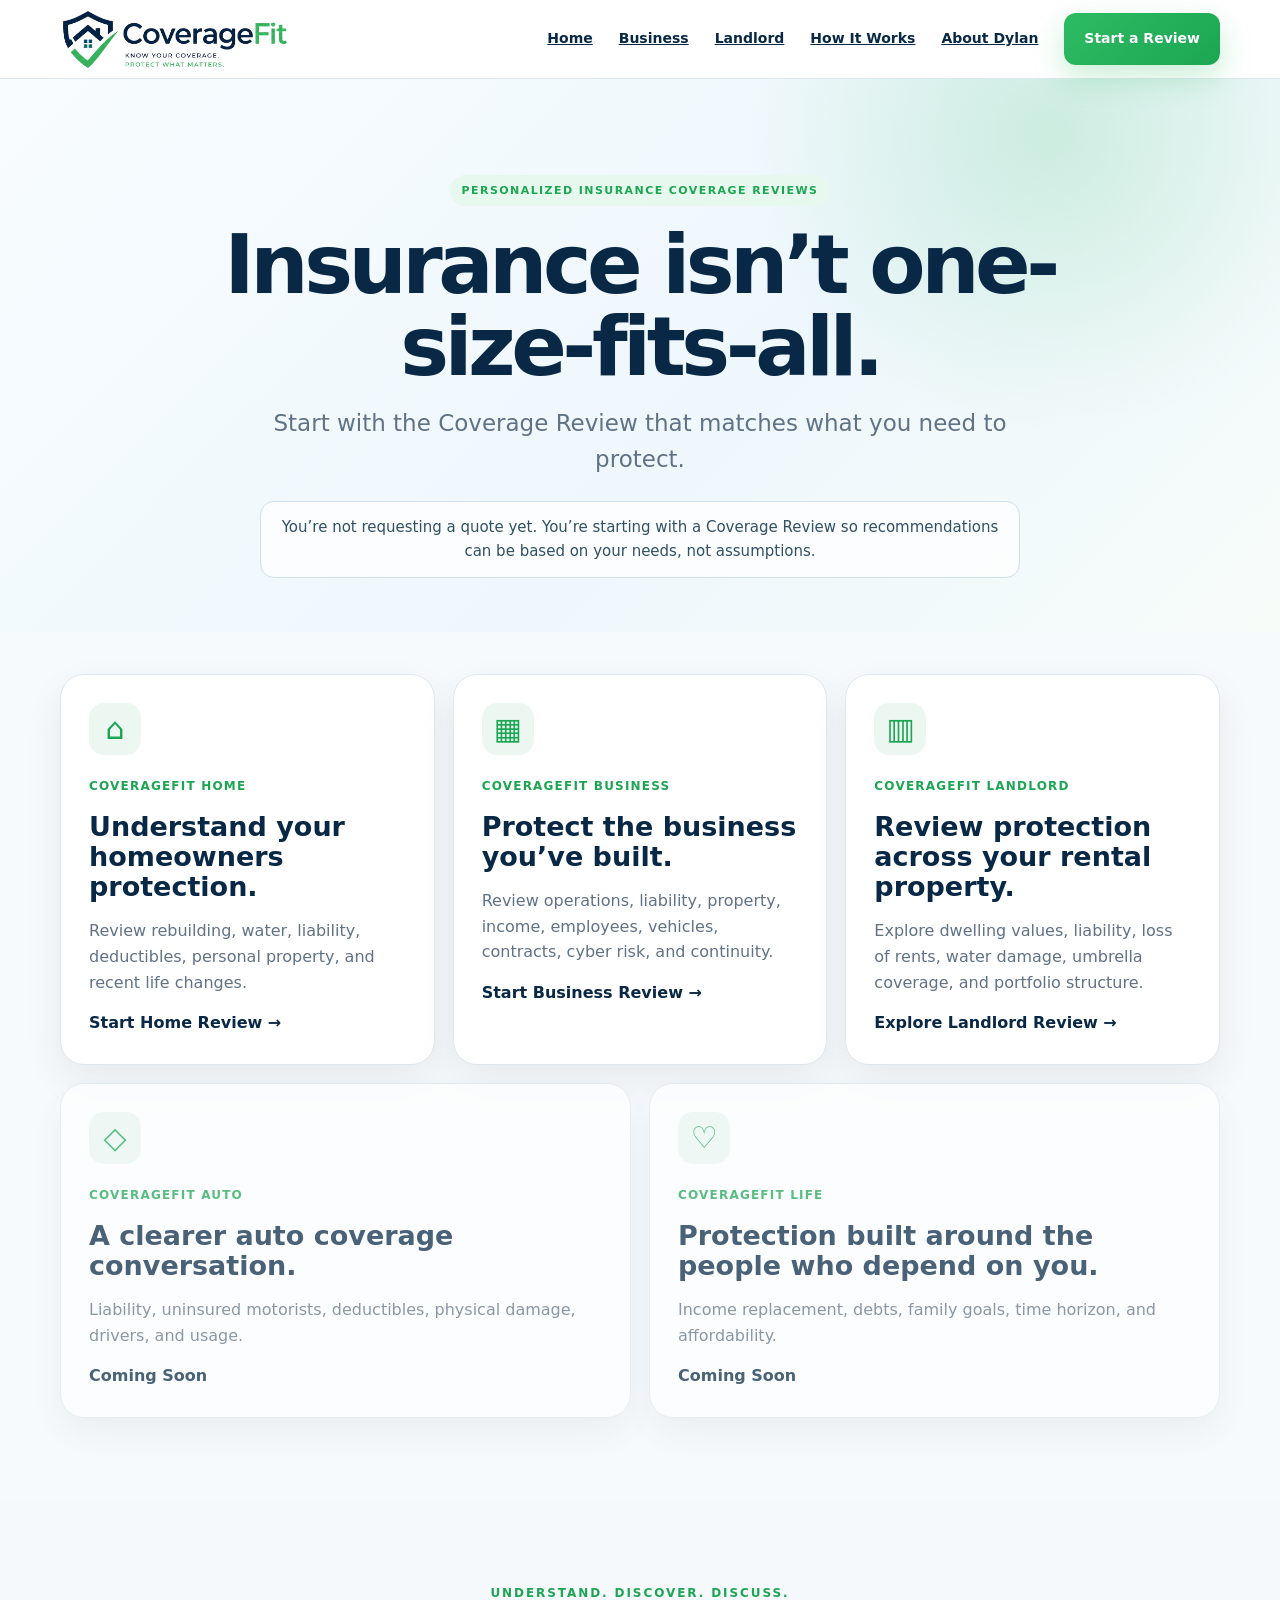
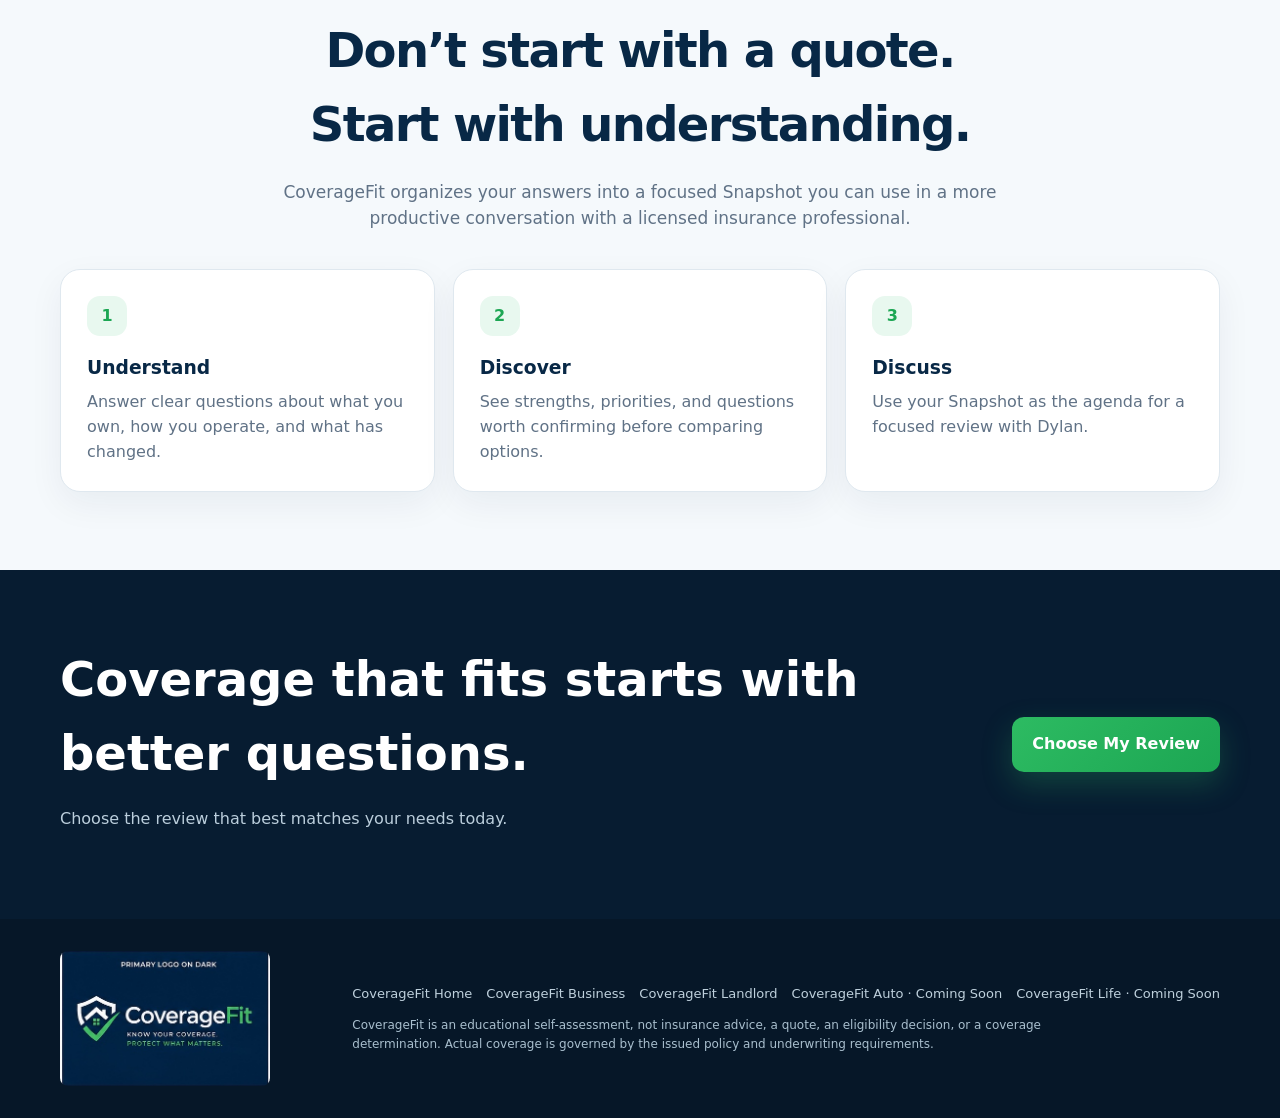
<file: index.html>
<!DOCTYPE html><html lang="en"><head><meta charset="UTF-8"><meta name="viewport" content="width=device-width,initial-scale=1">
  <link rel="manifest" href="/site.webmanifest">
  <meta name="theme-color" content="#0b2f57"><title>CoverageFit | Personalized Insurance Coverage Reviews</title><meta name="description" content="Choose a personalized Coverage Review for your home, business, rental property, auto, or life insurance needs."><link rel="icon" href="/assets/images/coveragefit-mark.svg"><link rel="stylesheet" href="/assets/css/coveragefit.css"><link rel="stylesheet" href="/assets/css/pages.css"><link rel="stylesheet" href="/assets/css/pilot.css"></head><body><header class="pilot-header"><div class="wrap pilot-nav"><a class="pilot-logo" href="/"><img src="/assets/images/coveragefit-logo-board.png" alt="CoverageFit"></a><nav class="pilot-links"><a href="/home/">Home</a><a href="/business/">Business</a><a href="/landlord/">Landlord</a><a href="/how-it-works/">How It Works</a><a href="/about/">About Dylan</a><a class="btn primary" href="/home/">Start a Review</a></nav></div></header><main><section class="platform-hero"><div class="wrap platform-hero-inner"><span class="eyebrow-chip">Personalized insurance coverage reviews</span><h1>Insurance isn’t one-size-fits-all.</h1><p class="platform-lead">Start with the Coverage Review that matches what you need to protect.</p><p class="platform-note">You’re not requesting a quote yet. You’re starting with a Coverage Review so recommendations can be based on your needs, not assumptions.</p></div></section><section class="platform-routes"><div class="wrap"><div class="journey-grid"><a class="journey-card live" href="/home/"><div class="journey-icon">⌂</div><span>CoverageFit Home</span><h2>Understand your homeowners protection.</h2><p>Review rebuilding, water, liability, deductibles, personal property, and recent life changes.</p><strong>Start Home Review →</strong></a><a class="journey-card live" href="/business/"><div class="journey-icon">▦</div><span>CoverageFit Business</span><h2>Protect the business you’ve built.</h2><p>Review operations, liability, property, income, employees, vehicles, contracts, cyber risk, and continuity.</p><strong>Start Business Review →</strong></a><a class="journey-card live" href="/landlord/"><div class="journey-icon">▥</div><span>CoverageFit Landlord</span><h2>Review protection across your rental property.</h2><p>Explore dwelling values, liability, loss of rents, water damage, umbrella coverage, and portfolio structure.</p><strong>Explore Landlord Review →</strong></a><article class="journey-card soon"><div class="journey-icon">◇</div><span>CoverageFit Auto</span><h2>A clearer auto coverage conversation.</h2><p>Liability, uninsured motorists, deductibles, physical damage, drivers, and usage.</p><strong>Coming Soon</strong></article><article class="journey-card soon"><div class="journey-icon">♡</div><span>CoverageFit Life</span><h2>Protection built around the people who depend on you.</h2><p>Income replacement, debts, family goals, time horizon, and affordability.</p><strong>Coming Soon</strong></article></div></div></section><section class="pilot-section pale"><div class="wrap"><div class="pilot-center"><span class="eyebrow">Understand. Discover. Discuss.</span><h2>Don’t start with a quote. Start with understanding.</h2><p>CoverageFit organizes your answers into a focused Snapshot you can use in a more productive conversation with a licensed insurance professional.</p></div><div class="pilot-three"><article class="pilot-card"><div class="num">1</div><h3>Understand</h3><p>Answer clear questions about what you own, how you operate, and what has changed.</p></article><article class="pilot-card"><div class="num">2</div><h3>Discover</h3><p>See strengths, priorities, and questions worth confirming before comparing options.</p></article><article class="pilot-card"><div class="num">3</div><h3>Discuss</h3><p>Use your Snapshot as the agenda for a focused review with Dylan.</p></article></div></div></section><section class="pilot-final"><div class="wrap pilot-final-grid"><div><h2>Coverage that fits starts with better questions.</h2><p>Choose the review that best matches your needs today.</p></div><a class="btn primary" href="/home/">Choose My Review</a></div></section></main><footer class="pilot-footer"><div class="wrap pilot-footer-inner"><img src="/assets/images/coveragefit-logo-dark-board.jpg" alt="CoverageFit"><div><nav class="footer-journeys"><a href="/home/">CoverageFit Home</a><a href="/business/">CoverageFit Business</a><a href="/landlord/">CoverageFit Landlord</a><span>CoverageFit Auto · Coming Soon</span><span>CoverageFit Life · Coming Soon</span></nav><p>CoverageFit is an educational self-assessment, not insurance advice, a quote, an eligibility decision, or a coverage determination. Actual coverage is governed by the issued policy and underwriting requirements.</p></div></div></footer><script src="/assets/js/attribution.js"></script><script src="/assets/js/producer-config.js"></script><script src="/assets/js/producer-branding.js"></script></body></html>
</file>
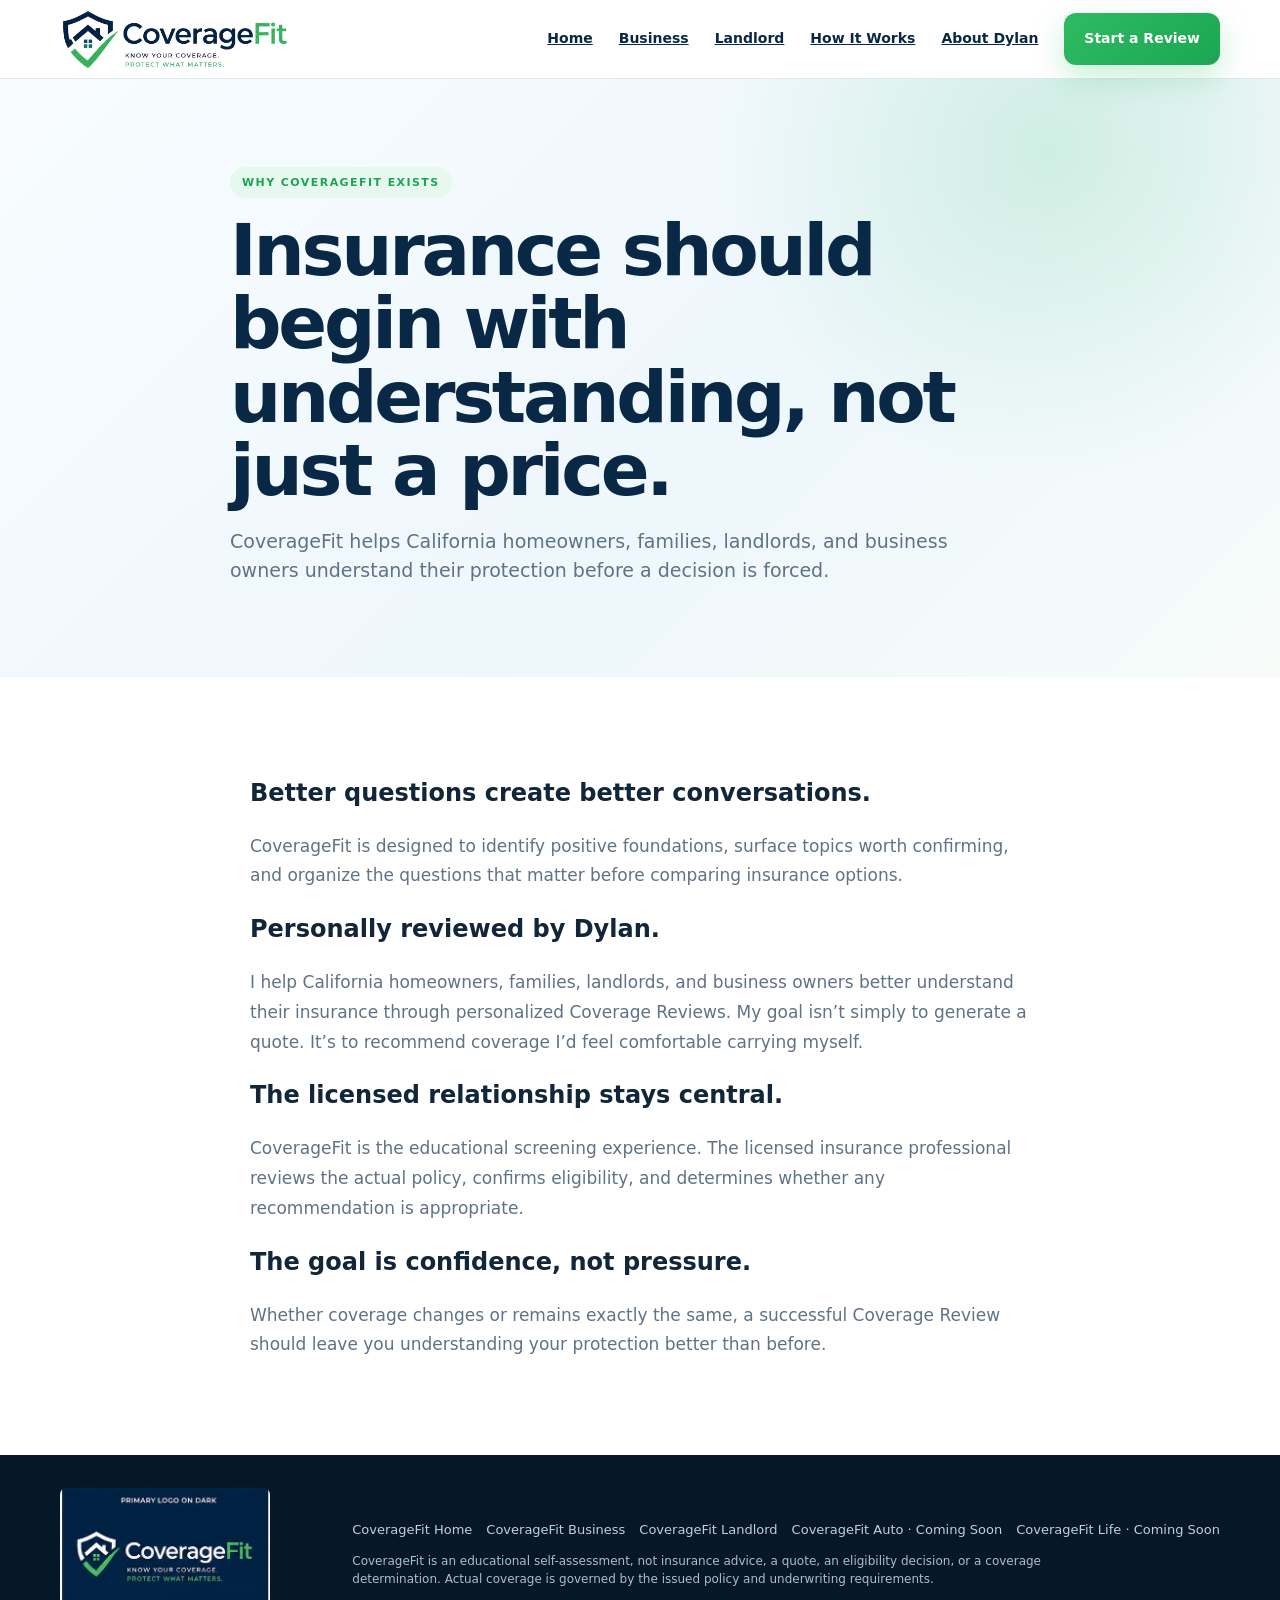
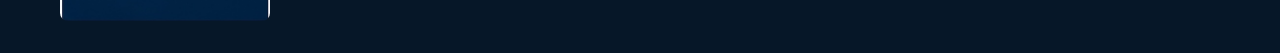
<file: about/index.html>
<!DOCTYPE html><html lang="en"><head><meta charset="UTF-8"><meta name="viewport" content="width=device-width,initial-scale=1">
  <link rel="manifest" href="/site.webmanifest">
  <meta name="theme-color" content="#0b2f57"><title>Why CoverageFit Exists | About Dylan Haysbert</title><meta name="description" content="Learn why Dylan created CoverageFit for homeowners, landlords, families, and business owners."><link rel="icon" href="/assets/images/coveragefit-mark.svg"><link rel="stylesheet" href="/assets/css/coveragefit.css"><link rel="stylesheet" href="/assets/css/pages.css"><link rel="stylesheet" href="/assets/css/pilot.css"></head><body><header class="pilot-header"><div class="wrap pilot-nav"><a class="pilot-logo" href="/"><img src="/assets/images/coveragefit-logo-board.png" alt="CoverageFit"></a><nav class="pilot-links"><a href="/home/">Home</a><a href="/business/">Business</a><a href="/landlord/">Landlord</a><a href="/how-it-works/">How It Works</a><a href="/about/">About Dylan</a><a class="btn primary" href="/home/">Start a Review</a></nav></div></header><main><section class="page-hero"><div class="wrap narrow"><span class="eyebrow-chip">Why CoverageFit exists</span><h1>Insurance should begin with understanding, not just a price.</h1><p>CoverageFit helps California homeowners, families, landlords, and business owners understand their protection before a decision is forced.</p></div></section><section class="pilot-section"><div class="wrap prose"><h2>Better questions create better conversations.</h2><p>CoverageFit is designed to identify positive foundations, surface topics worth confirming, and organize the questions that matter before comparing insurance options.</p><h2>Personally reviewed by Dylan.</h2><p>I help California homeowners, families, landlords, and business owners better understand their insurance through personalized Coverage Reviews. My goal isn’t simply to generate a quote. It’s to recommend coverage I’d feel comfortable carrying myself.</p><h2>The licensed relationship stays central.</h2><p>CoverageFit is the educational screening experience. The licensed insurance professional reviews the actual policy, confirms eligibility, and determines whether any recommendation is appropriate.</p><h2>The goal is confidence, not pressure.</h2><p>Whether coverage changes or remains exactly the same, a successful Coverage Review should leave you understanding your protection better than before.</p></div></section></main><footer class="pilot-footer"><div class="wrap pilot-footer-inner"><img src="/assets/images/coveragefit-logo-dark-board.jpg" alt="CoverageFit"><div><nav class="footer-journeys"><a href="/home/">CoverageFit Home</a><a href="/business/">CoverageFit Business</a><a href="/landlord/">CoverageFit Landlord</a><span>CoverageFit Auto · Coming Soon</span><span>CoverageFit Life · Coming Soon</span></nav><p>CoverageFit is an educational self-assessment, not insurance advice, a quote, an eligibility decision, or a coverage determination. Actual coverage is governed by the issued policy and underwriting requirements.</p></div></div></footer><script src="/assets/js/attribution.js"></script><script src="/assets/js/producer-config.js"></script><script src="/assets/js/producer-branding.js"></script></body></html>
</file>
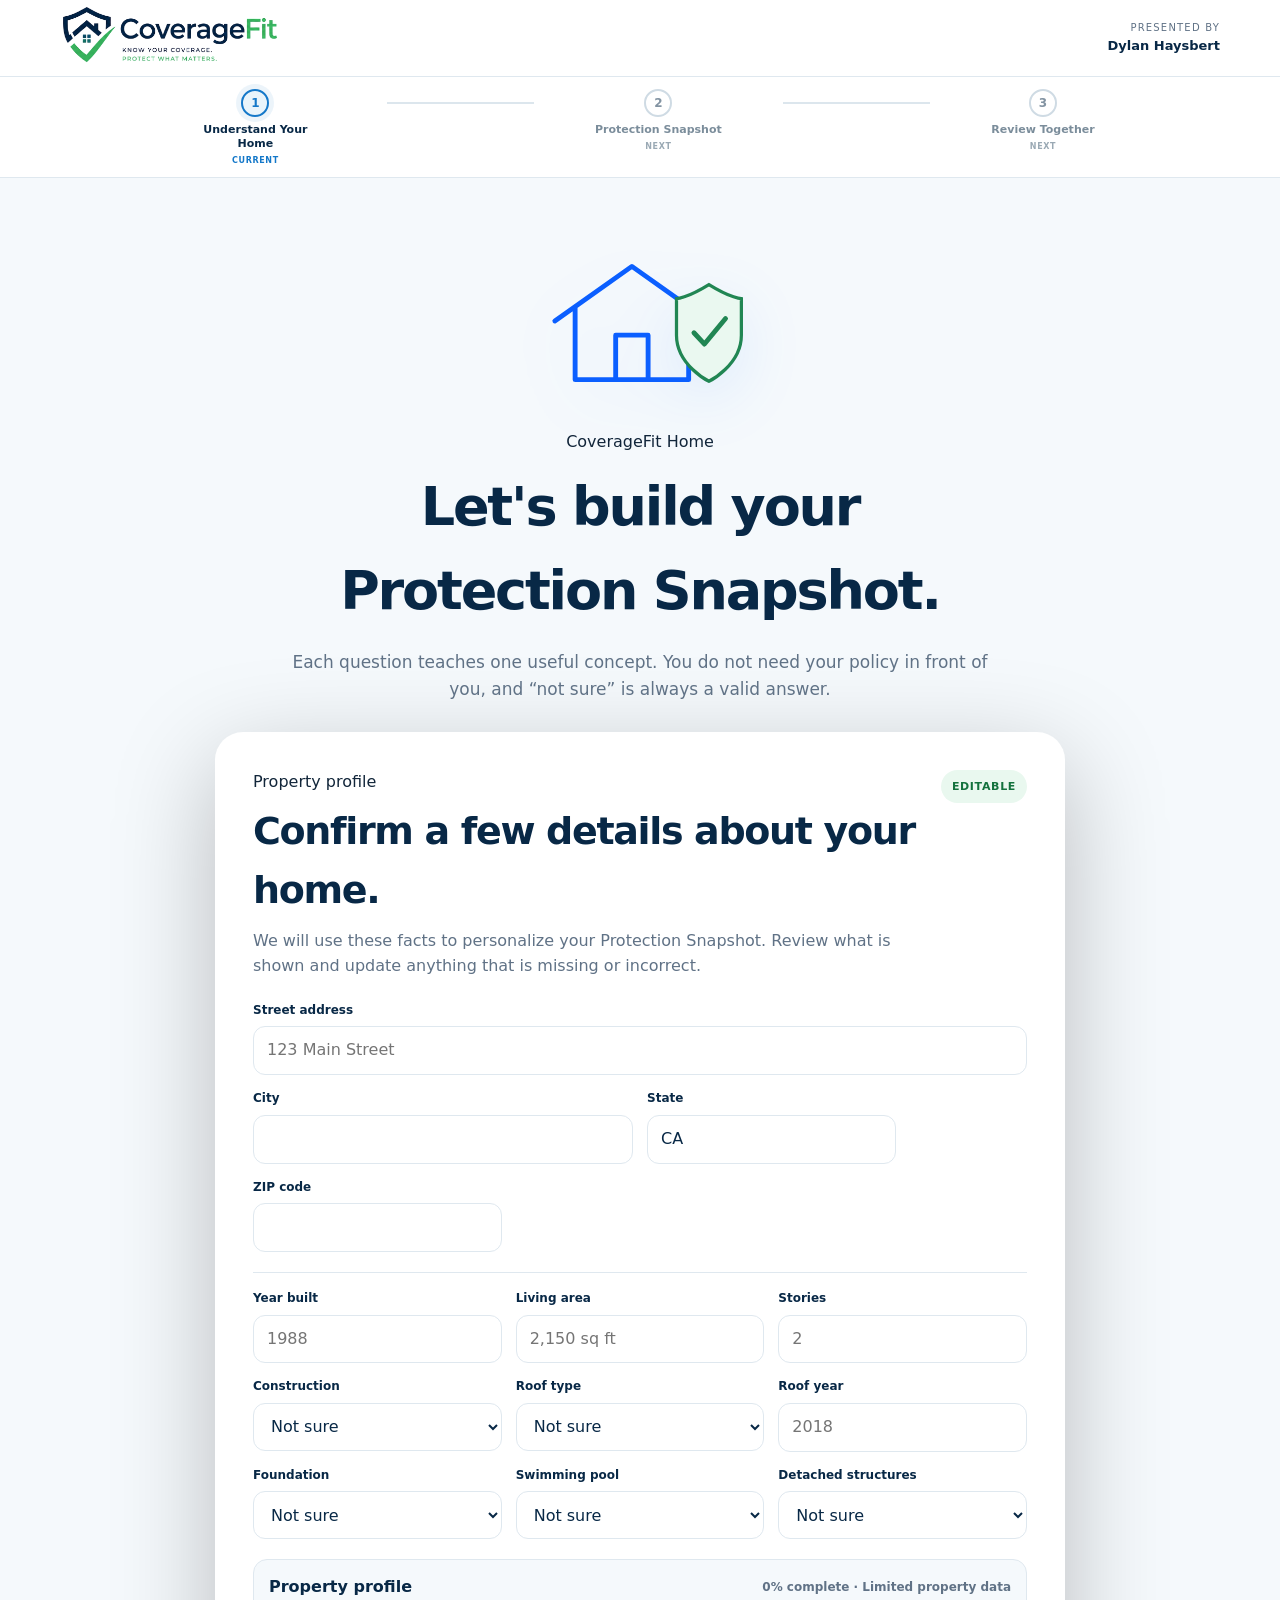
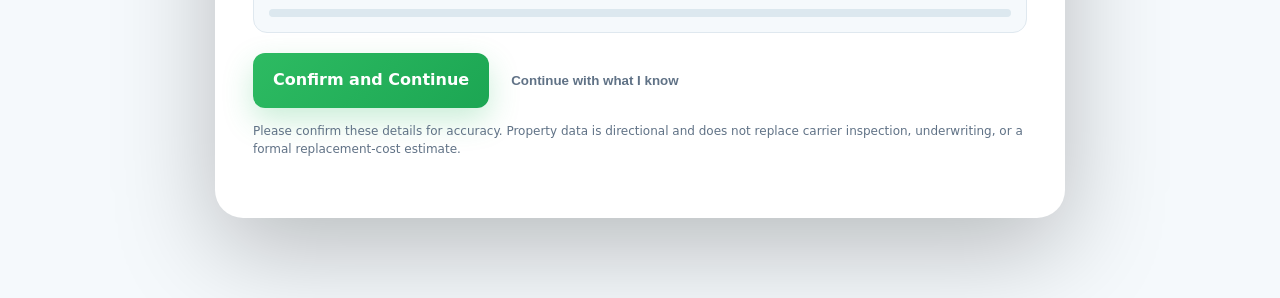
<file: assessment/index.html>
<!DOCTYPE html><html lang="en"><head><meta charset="UTF-8"><meta name="viewport" content="width=device-width,initial-scale=1">
  <link rel="manifest" href="/site.webmanifest">
  <meta name="theme-color" content="#0b2f57"><title>CoverageFit Home Protection Review</title><meta name="description" content="Build your personalized Protection Snapshot in about three minutes."><link rel="icon" href="/assets/images/coveragefit-mark.svg"><link rel="stylesheet" href="/assets/css/coveragefit.css"><link rel="stylesheet" href="/assets/css/pilot.css"><link rel="stylesheet" href="/assets/css/journey-timeline.css"><link rel="stylesheet" href="/assets/css/report-generation.css"><link rel="stylesheet" href="/assets/css/trigger-illustrations.css"><link rel="stylesheet" href="/assets/css/property-confirmation.css">
</head><body class="assessment-shell" data-assessment-route="pilot" data-journey-step="1"><header class="assessment-top"><div class="wrap assessment-top-inner"><a href="/"><img src="/assets/images/coveragefit-logo-board.png" alt="CoverageFit"></a><div class="assessment-presented"><span>Presented by</span><strong data-producer-name>Dylan Haysbert</strong></div></div></header><main class="assessment-main">
<section class="cf-trigger-visual" data-cf-assessment-visual style="max-width:260px">
  <img data-trigger-illustration src="/assets/illustrations/default.svg" alt="Protection review illustration">
</section>
<div class="wrap"><div class="assessment-intro"><span class="eyebrow-chip">CoverageFit Home</span><h1 data-trigger-assessment-title>Let's build your Protection Snapshot.</h1><p data-trigger-assessment-copy>Each question teaches one useful concept. You do not need your policy in front of you, and “not sure” is always a valid answer.</p></div><div class="tool-card pilot-tool"><section class="property-confirmation" data-property-confirmation aria-labelledby="propertyConfirmTitle"><div class="property-confirmation-head"><div><span class="eyebrow-chip">Property profile</span><h2 id="propertyConfirmTitle">Confirm a few details about your home.</h2><p>We will use these facts to personalize your Protection Snapshot. Review what is shown and update anything that is missing or incorrect.</p></div><span class="property-badge">Editable</span></div><p class="property-found" id="propertyFoundNote" hidden></p><form id="propertyConfirmationForm"><div class="property-form-grid"><div class="property-field full"><span>Street address</span><input id="propertyLine1" name="property_line1" autocomplete="street-address" placeholder="123 Main Street" required></div><div class="property-field wide"><span>City</span><input id="propertyCity" name="property_city" autocomplete="address-level2" required></div><div class="property-field"><span>State</span><input id="propertyState" name="property_state" value="CA" maxlength="2" autocomplete="address-level1" required></div><div class="property-field"><span>ZIP code</span><input id="propertyPostalCode" name="property_postal_code" inputmode="numeric" autocomplete="postal-code" pattern="[0-9]{5}(-[0-9]{4})?" required></div><hr class="property-divider"><div class="property-field"><span>Year built</span><input id="propertyYearBuilt" name="year_built" inputmode="numeric" min="1800" max="2100" type="number" placeholder="1988"></div><div class="property-field"><span>Living area</span><input id="propertySquareFeet" name="square_feet" inputmode="numeric" min="100" type="number" placeholder="2,150 sq ft"></div><div class="property-field"><span>Stories</span><input id="propertyStories" name="stories" inputmode="decimal" min="1" max="10" step="0.5" type="number" placeholder="2"></div><div class="property-field"><span>Construction</span><select id="propertyConstructionType" name="construction_type"><option value="">Not sure</option><option>Frame</option><option>Masonry</option><option>Stucco</option><option>Mixed</option><option>Other</option></select></div><div class="property-field"><span>Roof type</span><select id="propertyRoofType" name="roof_type"><option value="">Not sure</option><option>Composition shingle</option><option>Tile</option><option>Metal</option><option>Flat</option><option>Wood shake</option><option>Other</option></select></div><div class="property-field"><span>Roof year</span><input id="propertyRoofYear" name="roof_year" inputmode="numeric" min="1800" max="2100" type="number" placeholder="2018"></div><div class="property-field"><span>Foundation</span><select id="propertyFoundationType" name="foundation_type"><option value="">Not sure</option><option>Slab</option><option>Raised</option><option>Basement</option><option>Mixed</option><option>Other</option></select></div><div class="property-field"><span>Swimming pool</span><select id="propertyPool" name="pool"><option value="">Not sure</option><option value="yes">Yes</option><option value="no">No</option></select></div><div class="property-field"><span>Detached structures</span><select id="propertyDetachedStructures" name="detached_structures"><option value="">Not sure</option><option value="yes">Yes</option><option value="no">No</option></select></div></div><div class="property-quality" id="propertyQuality" hidden><div class="property-quality-top"><strong>Property profile</strong><span id="propertyQualityText">0% complete</span></div><div class="property-quality-track"><div class="property-quality-bar" id="propertyQualityBar"></div></div></div><div class="property-actions"><button class="btn primary" type="submit">Confirm and Continue</button><button class="text-action" id="propertySkipBtn" type="button">Continue with what I know</button></div><p class="property-privacy">Please confirm these details for accuracy. Property data is directional and does not replace carrier inspection, underwriting, or a formal replacement-cost estimate.</p></form></section><div id="quiz"><div class="progress-meta"><span id="stepLabel"></span><span id="timeRemaining">About 3 minutes remaining</span></div><div class="progress"><div class="progress-bar" id="progressBar"></div></div><div class="question"><span class="question-kicker" id="questionKicker">What this helps you understand</span><h2 id="questionTitle"></h2><p id="questionHelp"></p><div class="answers" id="answers"></div></div><div class="actions"><button class="btn ghost" id="backBtn" type="button">← Back</button><button class="btn primary" id="nextBtn" type="button" disabled>Continue My Review</button></div><p class="disclaimer">Educational use only. CoverageFit is not a quote, insurance advice, or a coverage determination.</p></div><div class="early-insight" id="earlyInsight" hidden>
      <span class="eyebrow-chip">One thing we've already noticed</span>
      <h2 id="earlyInsightTitle">Your answers are already creating useful context.</h2>
      <p id="earlyInsightCopy">CoverageFit is beginning to identify the questions most worth bringing into your Protection Review.</p>
      <div class="early-insight-note">You are not being graded. This is about understanding what is worth confirming.</div>
      <button class="btn primary" id="continueInsight" type="button">Continue My Review</button>
    </div><div class="result" id="result"><div class="snapshot-ready"><span class="snapshot-status" id="statusBadge">Protection Snapshot ready</span><h2 id="resultTitle">Your Protection Snapshot is ready.</h2><p id="resultCopy"></p><div class="snapshot-preview"><div><span>Positive starting point</span><strong id="strongestPreview"></strong></div><div><span>First discussion priority</span><strong id="priorityPreview"></strong></div></div><div class="capture"><div><span class="eyebrow">Open your Protection Snapshot</span><h3>Where should we send your Protection Snapshot?</h3><p>Your information will also help <span data-producer-first-name>Dylan</span> prepare for a focused Protection Review.</p></div><form id="captureForm" action="https://formspree.io/f/mvzlgagr" method="POST"><input type="hidden" name="_subject" value="New CoverageFit v1 Pilot Assessment"><input type="hidden" name="source" value="CoverageFit v1 Pilot"><input type="hidden" name="trigger" value=""><input type="hidden" name="score" id="captureScore"><input type="hidden" name="risk_areas" id="captureRisks"><input type="hidden" name="priority" id="capturePriority"><input type="hidden" name="report_payload" id="capturePayload"><div class="field-row"><label>First name<input type="text" name="first_name" id="firstName" required autocomplete="given-name" placeholder="First name"></label><label>Email<input type="email" name="email" id="email" required autocomplete="email" placeholder="Email address"></label></div><div class="field-row"><label>Phone<input type="tel" name="phone" id="phone" autocomplete="tel" placeholder="Phone number"></label><label>Property ZIP<input type="text" name="property" id="propertyField" inputmode="numeric" placeholder="ZIP code"></label></div><button class="btn primary full" type="submit">View My Protection Snapshot</button><p>By submitting, you agree that the licensed insurance professional shown on this page may contact you about your assessment. No purchase is required.</p></form></div><div class="actions"><button class="btn ghost" id="restartBtn" type="button">Retake review</button></div><p class="disclaimer">Your Protection Snapshot is directional and educational. Actual coverage is governed by the issued policy.</p></div><div id="gapGrid" hidden></div><div id="scoreCircle" hidden><span id="scoreNumber">0</span></div></div></div></main><script src="/assets/js/property-intelligence.js"></script><script src="/assets/js/attribution.js"></script><script src="/assets/js/producer-config.js"></script><script src="/assets/js/producer-branding.js"></script><script src="/assets/js/analytics.js"></script><script src="/home/assessment-config.js"></script><script src="/assets/js/property-confirmation.js"></script><script src="/assets/js/trigger-context.js"></script><script src="/assets/js/report-generation.js"></script><script src="/assets/js/assessment-engine.js"></script><script src="/assets/js/journey-timeline.js"></script><script src="/assets/js/trigger-illustrations.js"></script>
</body></html>
</file>
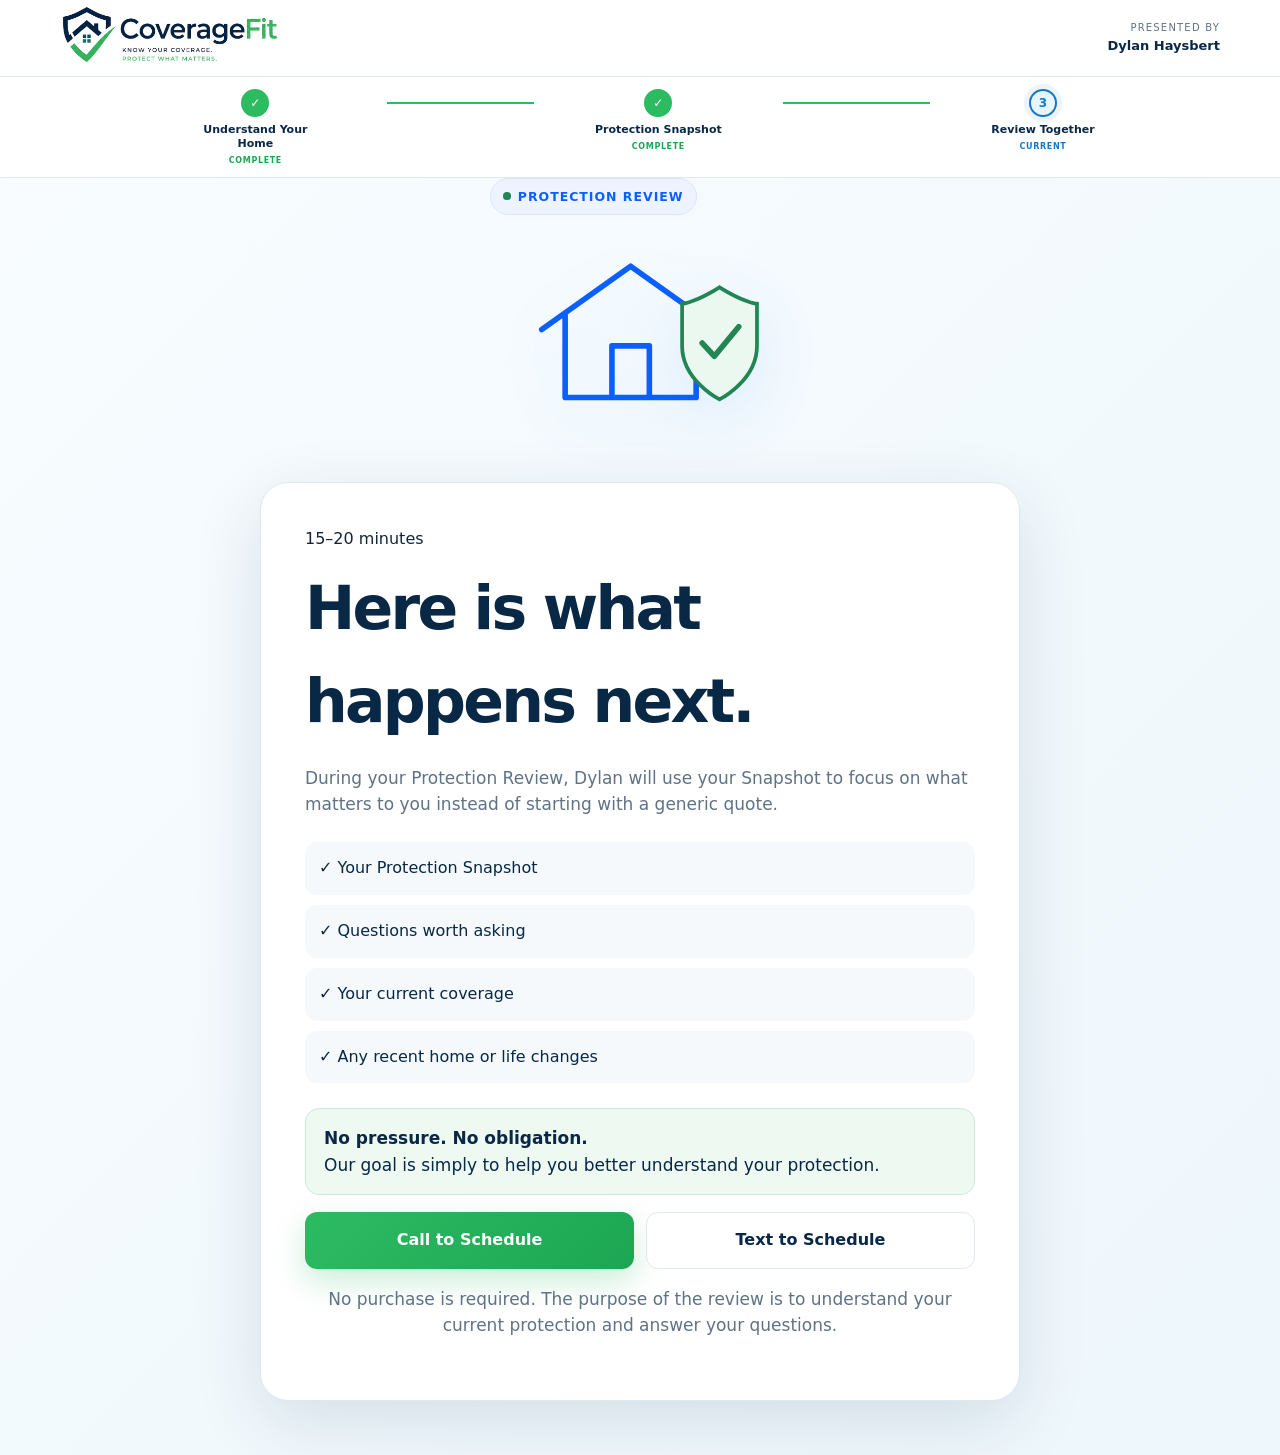
<file: book/index.html>
<!DOCTYPE html><html lang="en"><head><meta charset="UTF-8"><meta name="viewport" content="width=device-width,initial-scale=1">
  <link rel="manifest" href="/site.webmanifest">
  <meta name="theme-color" content="#0b2f57"><title>Schedule Your Protection Review</title><link rel="icon" href="/assets/images/coveragefit-mark.svg"><link rel="stylesheet" href="/assets/css/coveragefit.css"><link rel="stylesheet" href="/assets/css/pilot.css"><link rel="stylesheet" href="/assets/css/journey-timeline.css"><link rel="stylesheet" href="/assets/css/trigger-illustrations.css">
</head><body class="booking-page" data-journey-step="3"><header class="assessment-top"><div class="wrap assessment-top-inner"><a href="/"><img src="/assets/images/coveragefit-logo-board.png" alt="CoverageFit"></a><div class="assessment-presented"><span>Presented by</span><strong data-producer-name>Dylan Haysbert</strong></div></div></header>

<section class="cf-trigger-visual" data-cf-booking-visual style="max-width:300px">
  <div>
    <div class="cf-trigger-kicker" data-trigger-label>Protection Review</div>
    <img data-trigger-illustration src="/assets/illustrations/default.svg" alt="Protection review illustration">
  </div>
</section>
<main><section class="booking-card"><span class="eyebrow-chip">15–20 minutes</span><h1>Here is what happens next.</h1><p>During your Protection Review, <span data-producer-first-name>Dylan</span> will use your Snapshot to focus on what matters to you instead of starting with a generic quote.</p><div class="booking-list"><div>✓ Your Protection Snapshot</div><div>✓ Questions worth asking</div><div>✓ Your current coverage</div><div>✓ Any recent home or life changes</div></div><p class="booking-reassurance"><strong>No pressure. No obligation.</strong><br>Our goal is simply to help you better understand your protection.</p><div class="booking-actions"><a class="btn primary" data-producer-phone-link href="tel:+14083276377">Call to Schedule</a><a class="btn ghost" id="textReview" href="sms:+14083276377">Text to Schedule</a></div><p class="booking-note">No purchase is required. The purpose of the review is to understand your current protection and answer your questions.</p></section></main><script src="/assets/js/attribution.js"></script><script src="/assets/js/producer-config.js"></script><script src="/assets/js/producer-branding.js"></script><script>window.addEventListener('coveragefit:producer-ready',e=>{const p=e.detail||{};const digits=String(p.phone||'').replace(/\D/g,'');if(digits)document.getElementById('textReview').href=`sms:${digits.length===10?'+1'+digits:'+'+digits}?&body=${encodeURIComponent('Hi '+(p.firstName||'')+', I completed CoverageFit and would like to schedule a Protection Review.')}`});</script><script src="/assets/js/journey-timeline.js"></script><script src="/assets/js/trigger-illustrations.js"></script>
</body></html>
</file>
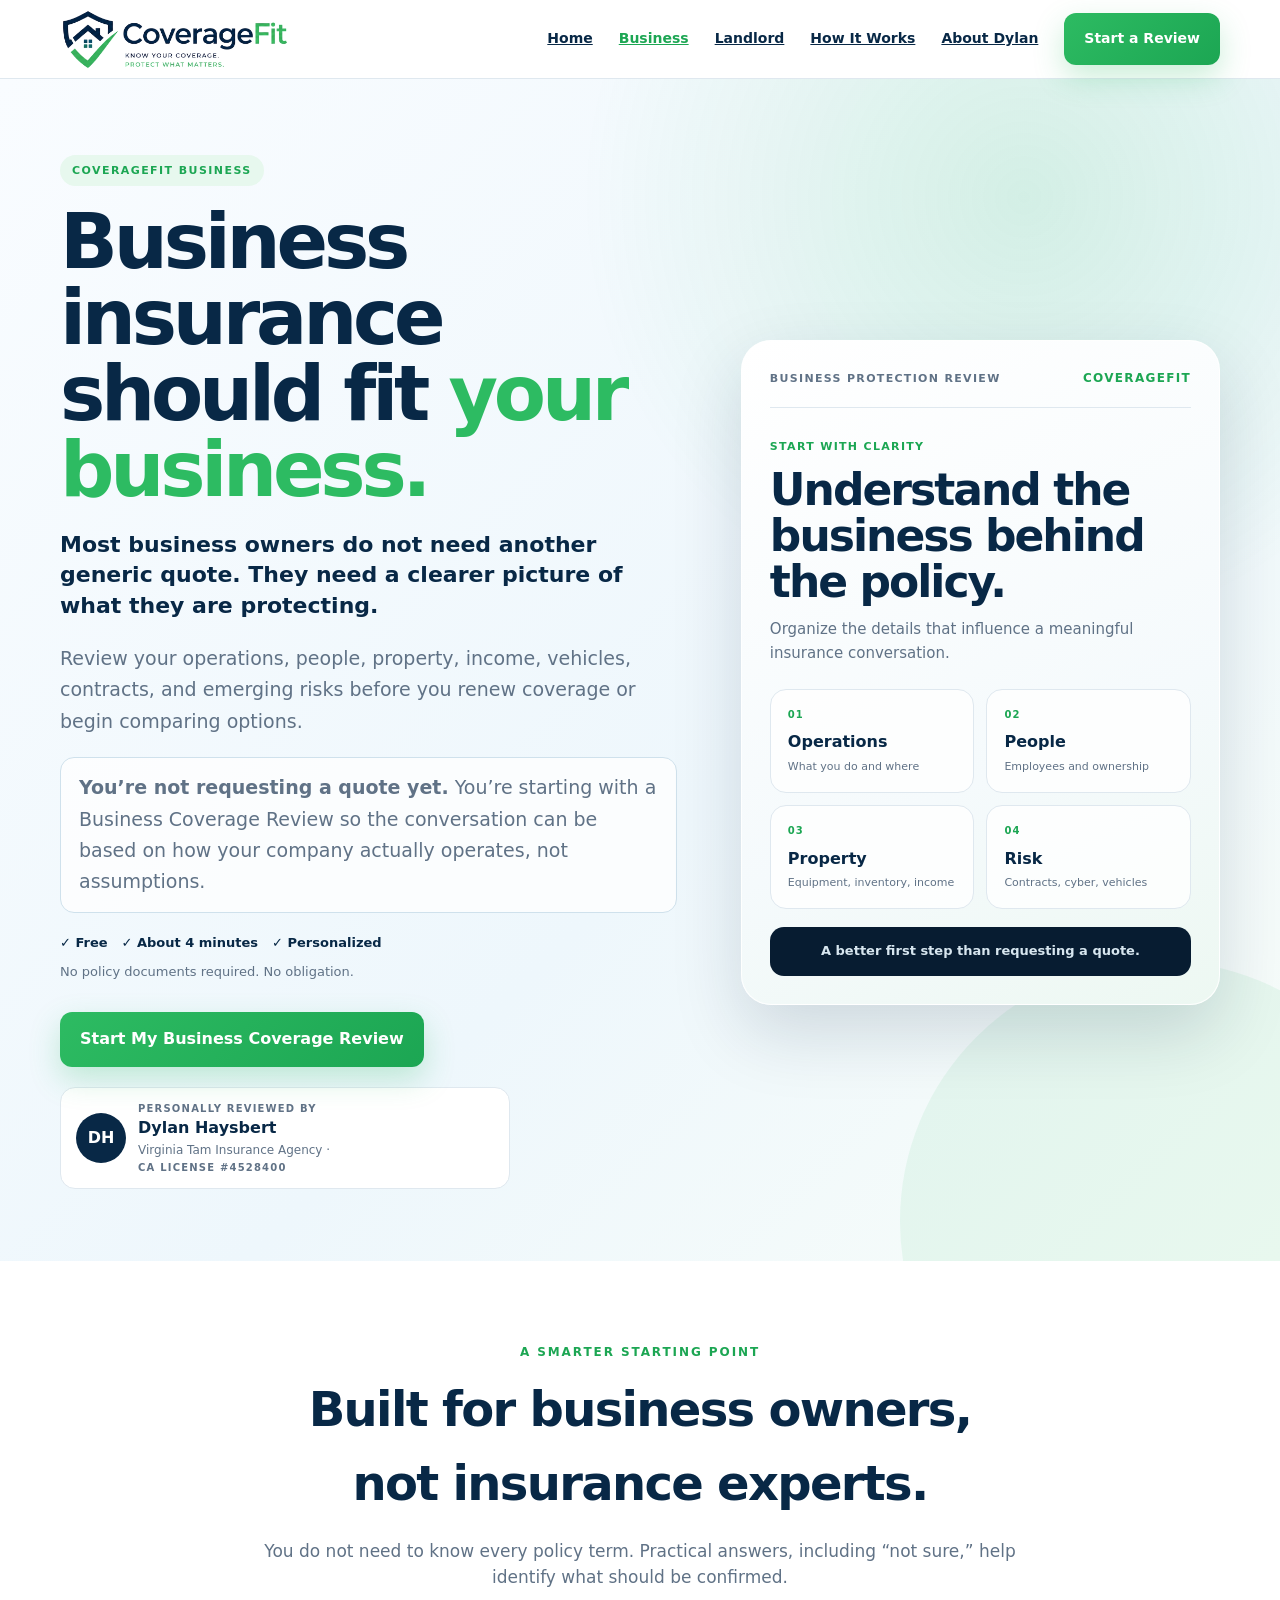
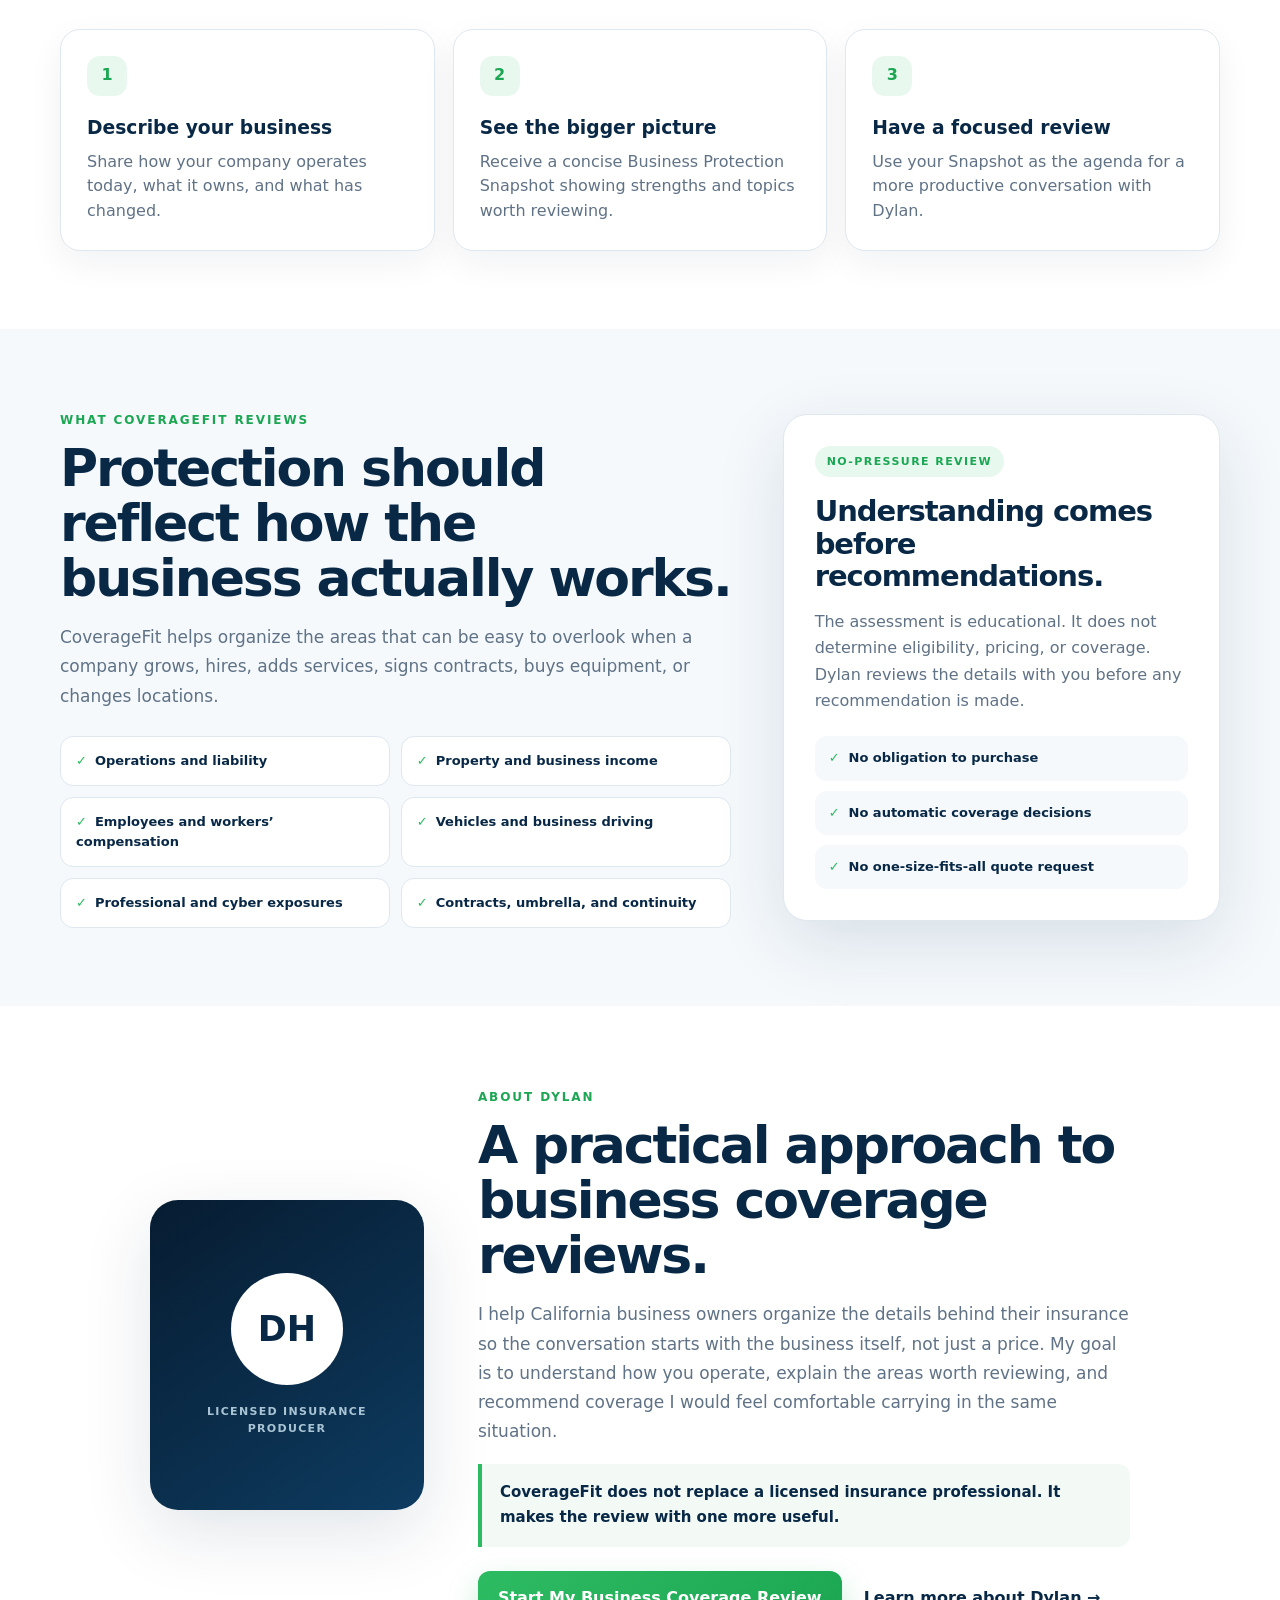
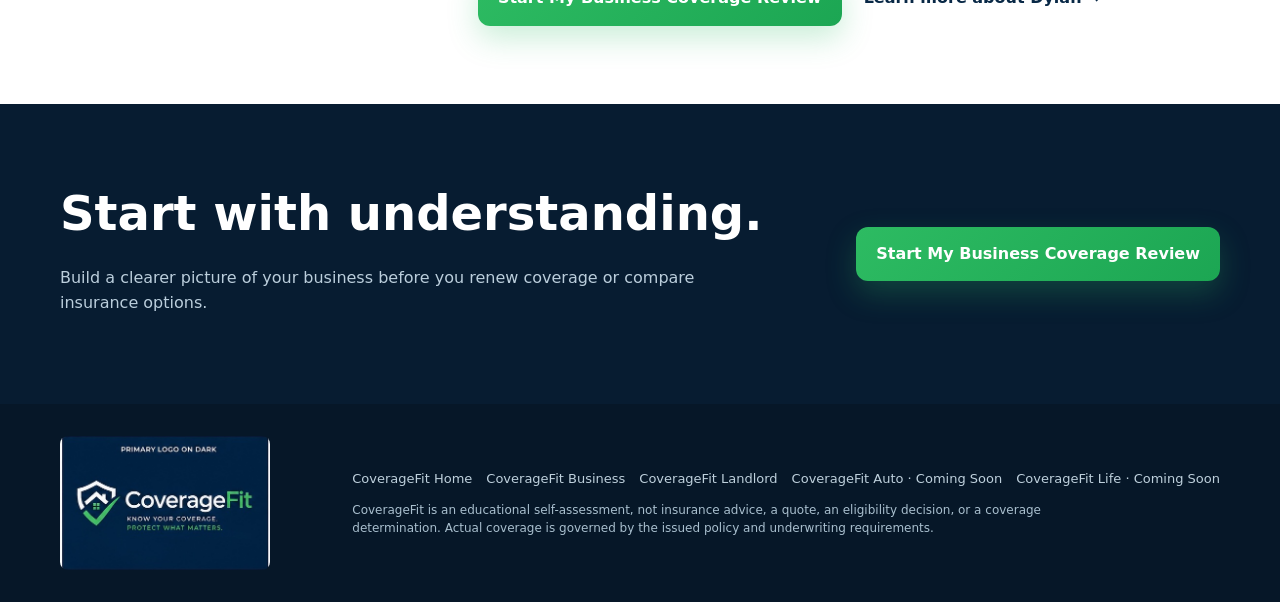
<file: business/index.html>
<!DOCTYPE html>
<html lang="en">
<head>
  <meta charset="UTF-8">
  <meta name="viewport" content="width=device-width,initial-scale=1">
  <link rel="manifest" href="/site.webmanifest">
  <meta name="theme-color" content="#0b2f57">
  <title>CoverageFit Business | Business Coverage Review</title>
  <meta name="description" content="A personalized Business Coverage Review for California business owners.">
  <link rel="icon" href="/assets/images/coveragefit-mark.svg">
  <link rel="stylesheet" href="/assets/css/coveragefit.css">
  <link rel="stylesheet" href="/assets/css/pages.css">
  <link rel="stylesheet" href="/assets/css/pilot.css">
</head>
<body>
  <header class="pilot-header">
    <div class="wrap pilot-nav">
      <a class="pilot-logo" href="/"><img src="/assets/images/coveragefit-logo-board.png" alt="CoverageFit"></a>
      <nav class="pilot-links">
        <a href="/home/">Home</a>
        <a href="/business/" aria-current="page">Business</a>
        <a href="/landlord/">Landlord</a>
        <a href="/how-it-works/">How It Works</a>
        <a href="/about/">About Dylan</a>
        <a class="btn primary" href="/business/profile/">Start a Review</a>
      </nav>
    </div>
  </header>

  <main>
    <section class="pilot-hero business-premium-hero">
      <div class="wrap pilot-hero-grid">
        <div>
          <span class="eyebrow-chip">CoverageFit Business</span>
          <h1>Business insurance should fit <em>your business.</em></h1>
          <p class="conversion-quote">Most business owners do not need another generic quote. They need a clearer picture of what they are protecting.</p>
          <p>Review your operations, people, property, income, vehicles, contracts, and emerging risks before you renew coverage or begin comparing options.</p>
          <p class="platform-note compact"><strong>You’re not requesting a quote yet.</strong> You’re starting with a Business Coverage Review so the conversation can be based on how your company actually operates, not assumptions.</p>
          <div class="pilot-proof conversion-proof">
            <span>✓ Free</span>
            <span>✓ About 4 minutes</span>
            <span>✓ Personalized</span>
          </div>
          <p class="risk-remover">No policy documents required. No obligation.</p>
          <div class="hero-actions">
            <a class="btn primary" href="/business/profile/">Start My Business Coverage Review</a>
          </div>
          <div class="presented-strip">
            <div class="avatar" data-producer-initials>DH</div>
            <div>
              <span>Personally reviewed by</span>
              <strong data-producer-name>Dylan Haysbert</strong>
              <small>Virginia Tam Insurance Agency · <span data-producer-license></span></small>
            </div>
          </div>
        </div>

        <div class="business-hero-visual" aria-label="Business Coverage Review overview">
          <div class="business-visual-topline">
            <span>Business Protection Review</span>
            <strong>CoverageFit</strong>
          </div>
          <div class="business-visual-score">
            <small>Start with clarity</small>
            <h2>Understand the business behind the policy.</h2>
            <p>Organize the details that influence a meaningful insurance conversation.</p>
          </div>
          <div class="business-visual-grid">
            <div><span>01</span><strong>Operations</strong><small>What you do and where</small></div>
            <div><span>02</span><strong>People</strong><small>Employees and ownership</small></div>
            <div><span>03</span><strong>Property</strong><small>Equipment, inventory, income</small></div>
            <div><span>04</span><strong>Risk</strong><small>Contracts, cyber, vehicles</small></div>
          </div>
          <div class="business-visual-footer">A better first step than requesting a quote.</div>
        </div>
      </div>
    </section>

    <section class="pilot-section business-value-section">
      <div class="wrap">
        <div class="pilot-center">
          <span class="eyebrow">A smarter starting point</span>
          <h2>Built for business owners, not insurance experts.</h2>
          <p>You do not need to know every policy term. Practical answers, including “not sure,” help identify what should be confirmed.</p>
        </div>
        <div class="pilot-three">
          <article class="pilot-card">
            <div class="num">1</div>
            <h3>Describe your business</h3>
            <p>Share how your company operates today, what it owns, and what has changed.</p>
          </article>
          <article class="pilot-card">
            <div class="num">2</div>
            <h3>See the bigger picture</h3>
            <p>Receive a concise Business Protection Snapshot showing strengths and topics worth reviewing.</p>
          </article>
          <article class="pilot-card">
            <div class="num">3</div>
            <h3>Have a focused review</h3>
            <p>Use your Snapshot as the agenda for a more productive conversation with Dylan.</p>
          </article>
        </div>
      </div>
    </section>

    <section class="pilot-section pale business-trust-section">
      <div class="wrap business-trust-grid">
        <div>
          <span class="eyebrow">What CoverageFit reviews</span>
          <h2>Protection should reflect how the business actually works.</h2>
          <p>CoverageFit helps organize the areas that can be easy to overlook when a company grows, hires, adds services, signs contracts, buys equipment, or changes locations.</p>
          <div class="business-topic-list">
            <span>Operations and liability</span>
            <span>Property and business income</span>
            <span>Employees and workers’ compensation</span>
            <span>Vehicles and business driving</span>
            <span>Professional and cyber exposures</span>
            <span>Contracts, umbrella, and continuity</span>
          </div>
        </div>
        <aside class="business-trust-card">
          <span class="eyebrow-chip">No-pressure review</span>
          <h3>Understanding comes before recommendations.</h3>
          <p>The assessment is educational. It does not determine eligibility, pricing, or coverage. Dylan reviews the details with you before any recommendation is made.</p>
          <ul>
            <li>No obligation to purchase</li>
            <li>No automatic coverage decisions</li>
            <li>No one-size-fits-all quote request</li>
          </ul>
        </aside>
      </div>
    </section>

    <section class="pilot-section business-about-section">
      <div class="wrap business-about-grid">
        <div class="business-about-mark" aria-hidden="true">
          <div class="avatar business-about-avatar" data-producer-initials>DH</div>
          <span>Licensed Insurance Producer</span>
        </div>
        <div>
          <span class="eyebrow">About Dylan</span>
          <h2>A practical approach to business coverage reviews.</h2>
          <p>I help California business owners organize the details behind their insurance so the conversation starts with the business itself, not just a price. My goal is to understand how you operate, explain the areas worth reviewing, and recommend coverage I would feel comfortable carrying in the same situation.</p>
          <p class="business-about-note">CoverageFit does not replace a licensed insurance professional. It makes the review with one more useful.</p>
          <div class="business-about-actions">
            <a class="btn primary" href="/business/profile/">Start My Business Coverage Review</a>
            <a class="business-text-link" href="/about/">Learn more about Dylan →</a>
          </div>
        </div>
      </div>
    </section>

    <section class="pilot-final">
      <div class="wrap pilot-final-grid">
        <div>
          <h2>Start with understanding.</h2>
          <p>Build a clearer picture of your business before you renew coverage or compare insurance options.</p>
        </div>
        <a class="btn primary" href="/business/profile/">Start My Business Coverage Review</a>
      </div>
    </section>
  </main>

  <footer class="pilot-footer">
    <div class="wrap pilot-footer-inner">
      <img src="/assets/images/coveragefit-logo-dark-board.jpg" alt="CoverageFit">
      <div>
        <nav class="footer-journeys">
          <a href="/home/">CoverageFit Home</a>
          <a href="/business/">CoverageFit Business</a>
          <a href="/landlord/">CoverageFit Landlord</a>
          <span>CoverageFit Auto · Coming Soon</span>
          <span>CoverageFit Life · Coming Soon</span>
        </nav>
        <p>CoverageFit is an educational self-assessment, not insurance advice, a quote, an eligibility decision, or a coverage determination. Actual coverage is governed by the issued policy and underwriting requirements.</p>
      </div>
    </div>
  </footer>

  <script src="/assets/js/attribution.js"></script><script src="/assets/js/producer-config.js"></script>
  <script src="/assets/js/producer-branding.js"></script>
</body>
</html>
</file>
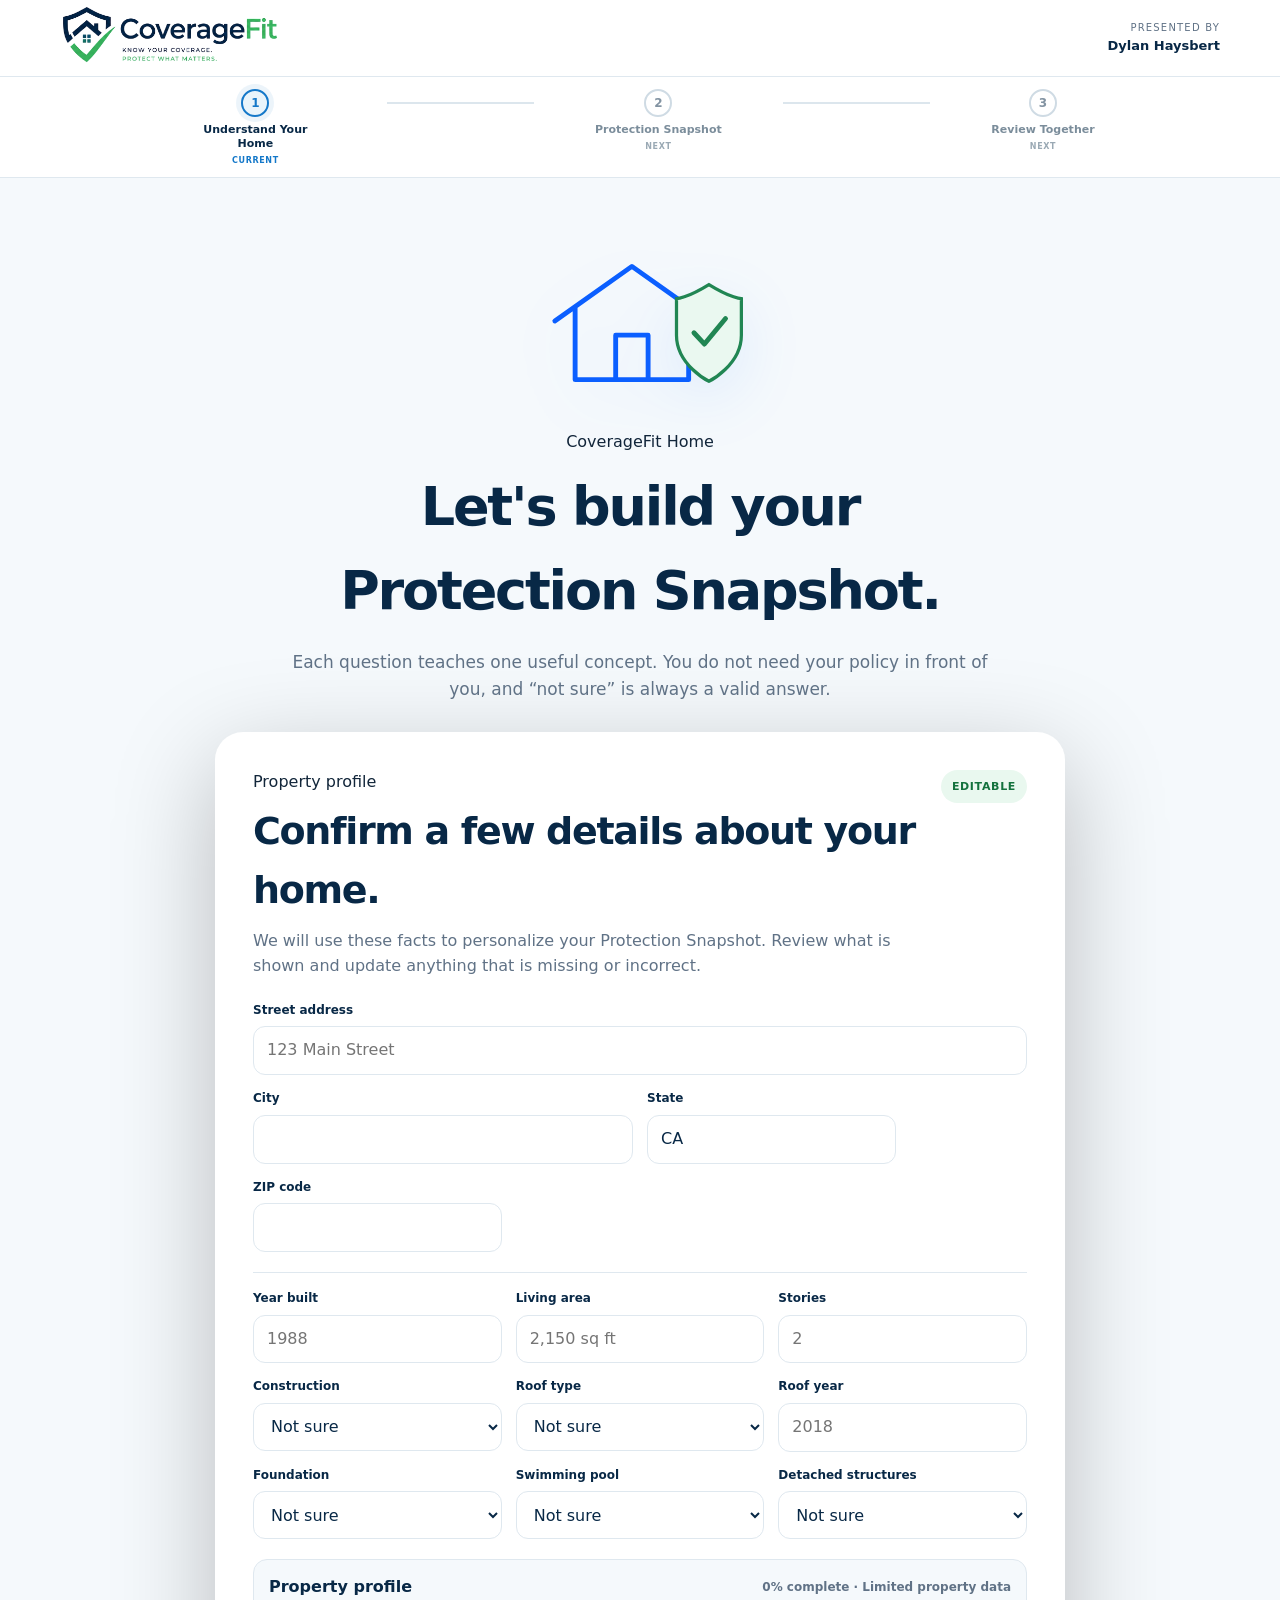
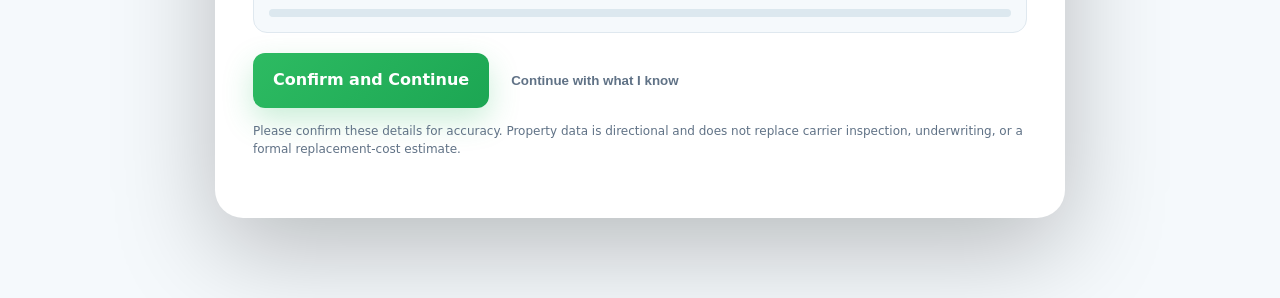
<file: campaign/index.html>
<!doctype html>
<html lang="en">
<head>
  <meta charset="utf-8">
  <meta name="viewport" content="width=device-width, initial-scale=1">
  <link rel="icon" type="image/svg+xml" href="/assets/images/coveragefit-mark.svg">
  <link rel="manifest" href="/site.webmanifest">
  <meta name="theme-color" content="#0b2f57">
  <meta name="robots" content="noindex">
  <title>Opening CoverageFit Assessment</title>
  <script>location.replace(`/assessment/${location.search}`)</script>
  <noscript><meta http-equiv="refresh" content="0;url=/assessment/"></noscript>
  <script src="/assets/js/attribution.js"></script>
</head>
<body>
  <p>Opening the CoverageFit assessment… <a href="/assessment/">Continue</a></p>
</body>
</html>
</file>
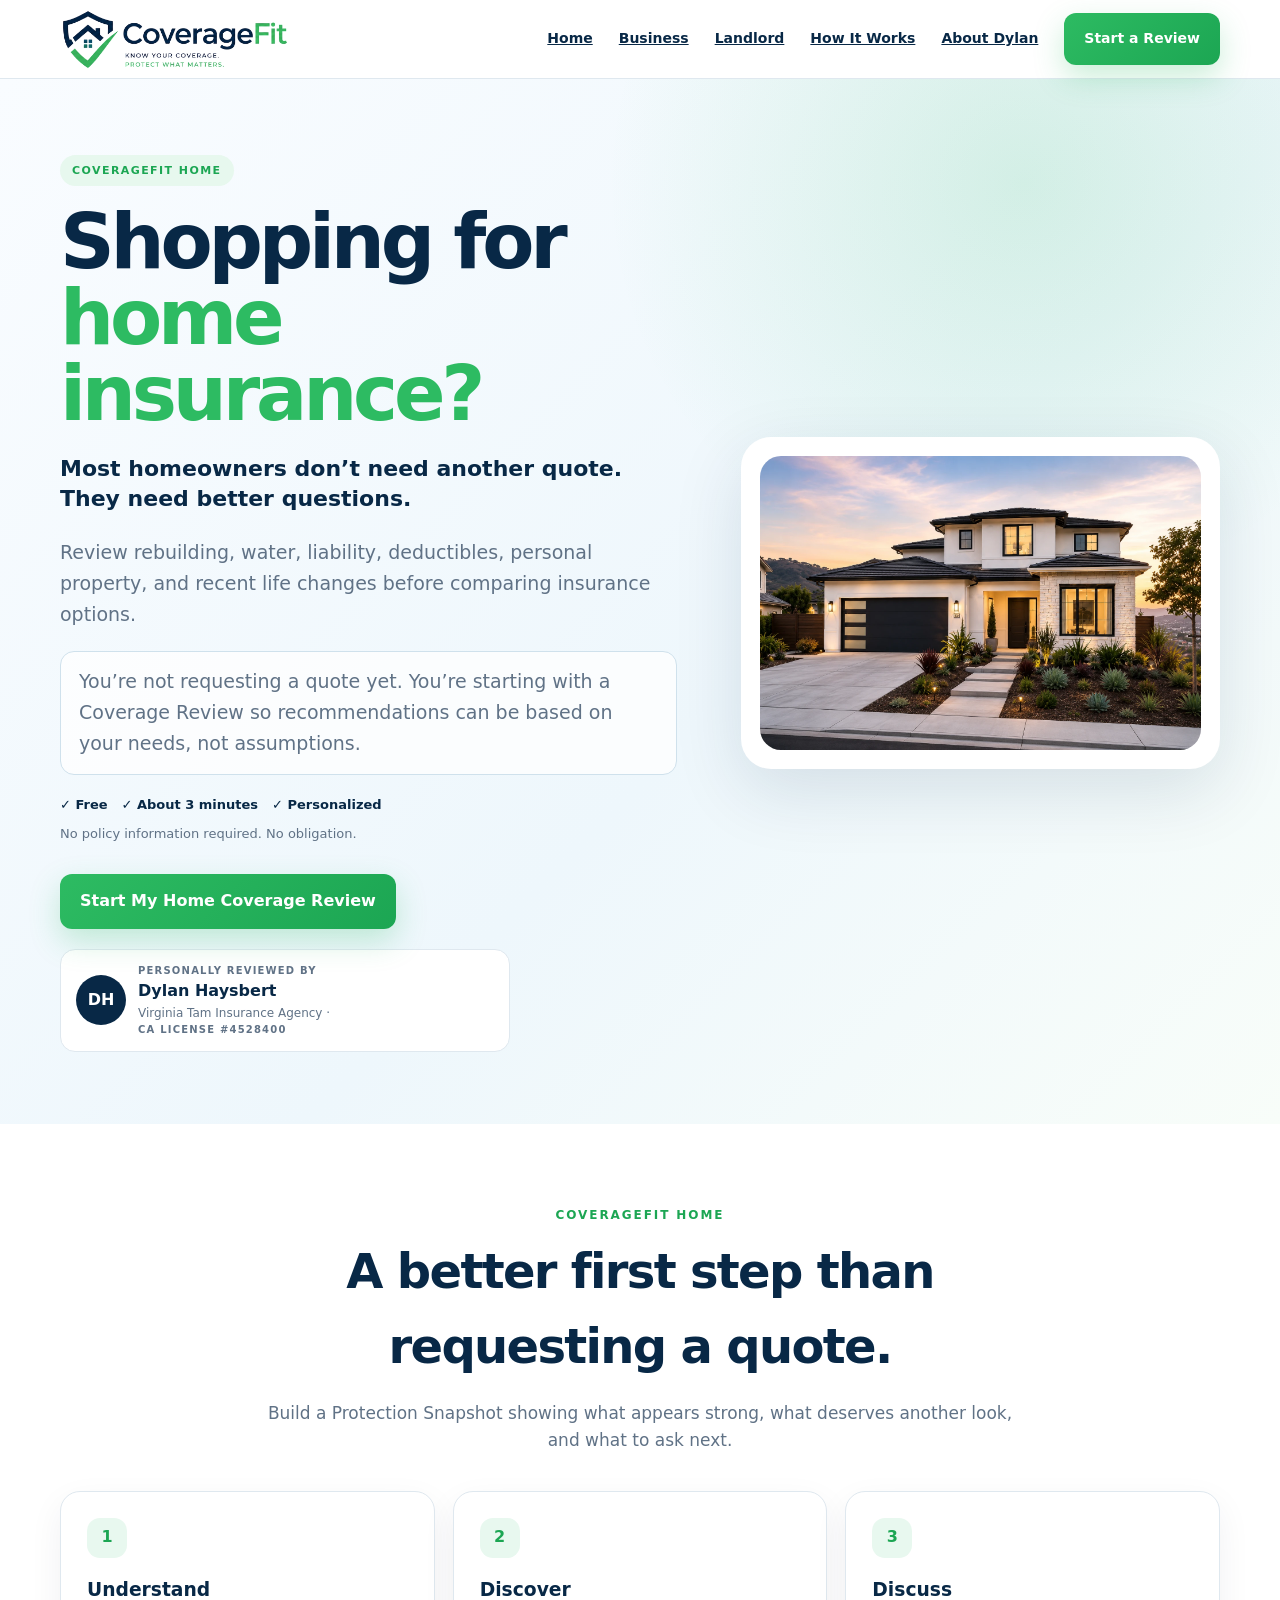
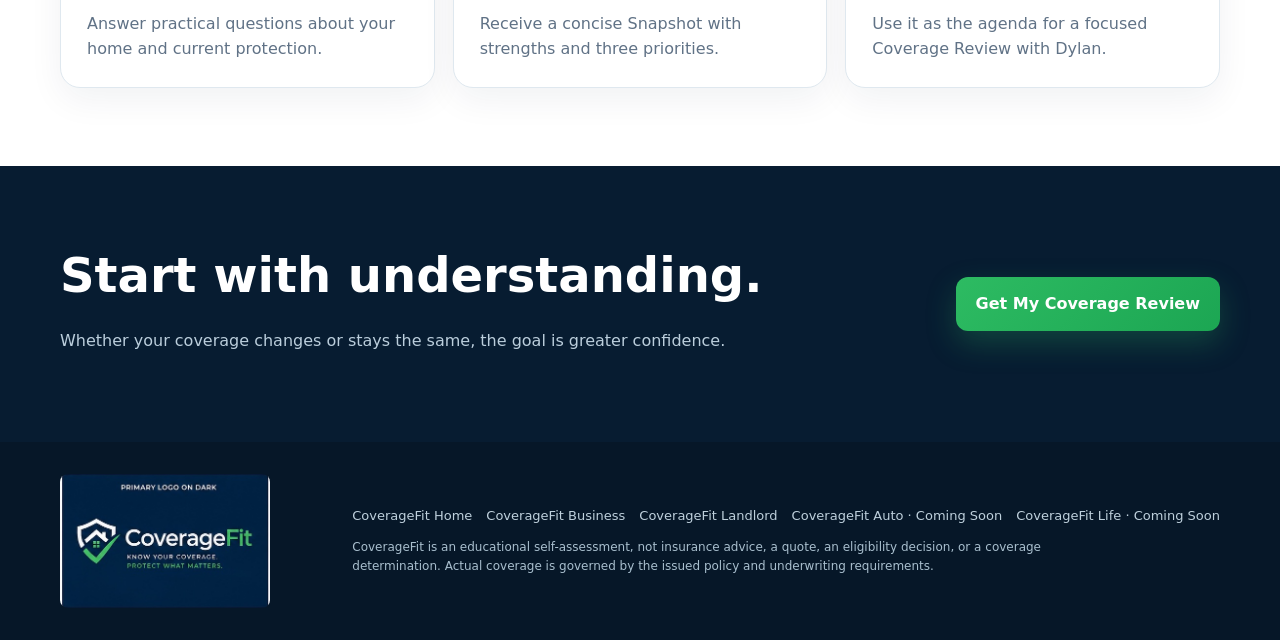
<file: home/index.html>
<!DOCTYPE html><html lang="en"><head><meta charset="UTF-8"><meta name="viewport" content="width=device-width,initial-scale=1">
  <link rel="manifest" href="/site.webmanifest">
  <meta name="theme-color" content="#0b2f57"><title>CoverageFit Home | Homeowners Coverage Review</title><meta name="description" content="A personalized homeowners Coverage Review for California homeowners."><link rel="icon" href="/assets/images/coveragefit-mark.svg"><link rel="stylesheet" href="/assets/css/coveragefit.css"><link rel="stylesheet" href="/assets/css/pages.css"><link rel="stylesheet" href="/assets/css/pilot.css"></head><body><header class="pilot-header"><div class="wrap pilot-nav"><a class="pilot-logo" href="/"><img src="/assets/images/coveragefit-logo-board.png" alt="CoverageFit"></a><nav class="pilot-links"><a href="/home/">Home</a><a href="/business/">Business</a><a href="/landlord/">Landlord</a><a href="/how-it-works/">How It Works</a><a href="/about/">About Dylan</a><a class="btn primary" href="/home/">Start a Review</a></nav></div></header><main><section class="pilot-hero"><div class="wrap pilot-hero-grid"><div><span class="eyebrow-chip">CoverageFit Home</span><h1>Shopping for <em>home insurance?</em></h1><p class="conversion-quote">Most homeowners don’t need another quote. They need better questions.</p><p>Review rebuilding, water, liability, deductibles, personal property, and recent life changes before comparing insurance options.</p><p class="platform-note compact">You’re not requesting a quote yet. You’re starting with a Coverage Review so recommendations can be based on your needs, not assumptions.</p><div class="pilot-proof conversion-proof"><span>✓ Free</span><span>✓ About 3 minutes</span><span>✓ Personalized</span></div><p class="risk-remover">No policy information required. No obligation.</p><div class="hero-actions"><a class="btn primary" href="/assessment/">Start My Home Coverage Review</a></div><div class="presented-strip"><div class="avatar" data-producer-initials>DH</div><div><span>Personally reviewed by</span><strong data-producer-name>Dylan Haysbert</strong><small>Virginia Tam Insurance Agency · <span data-producer-license></span></small></div></div></div><div class="pilot-art"><img src="/assets/images/home-hero (1).webp" alt="Homeowner reviewing home protection"></div></div></section><section class="pilot-section"><div class="wrap"><div class="pilot-center"><span class="eyebrow">CoverageFit Home</span><h2>A better first step than requesting a quote.</h2><p>Build a Protection Snapshot showing what appears strong, what deserves another look, and what to ask next.</p></div><div class="pilot-three"><article class="pilot-card"><div class="num">1</div><h3>Understand</h3><p>Answer practical questions about your home and current protection.</p></article><article class="pilot-card"><div class="num">2</div><h3>Discover</h3><p>Receive a concise Snapshot with strengths and three priorities.</p></article><article class="pilot-card"><div class="num">3</div><h3>Discuss</h3><p>Use it as the agenda for a focused Coverage Review with Dylan.</p></article></div></div></section><section class="pilot-final"><div class="wrap pilot-final-grid"><div><h2>Start with understanding.</h2><p>Whether your coverage changes or stays the same, the goal is greater confidence.</p></div><a class="btn primary" href="/assessment/">Get My Coverage Review</a></div></section></main><footer class="pilot-footer"><div class="wrap pilot-footer-inner"><img src="/assets/images/coveragefit-logo-dark-board.jpg" alt="CoverageFit"><div><nav class="footer-journeys"><a href="/home/">CoverageFit Home</a><a href="/business/">CoverageFit Business</a><a href="/landlord/">CoverageFit Landlord</a><span>CoverageFit Auto · Coming Soon</span><span>CoverageFit Life · Coming Soon</span></nav><p>CoverageFit is an educational self-assessment, not insurance advice, a quote, an eligibility decision, or a coverage determination. Actual coverage is governed by the issued policy and underwriting requirements.</p></div></div></footer><script src="/assets/js/property-intelligence.js"></script><script src="/assets/js/attribution.js"></script><script src="/assets/js/producer-config.js"></script><script src="/assets/js/producer-branding.js"></script></body></html>
</file>
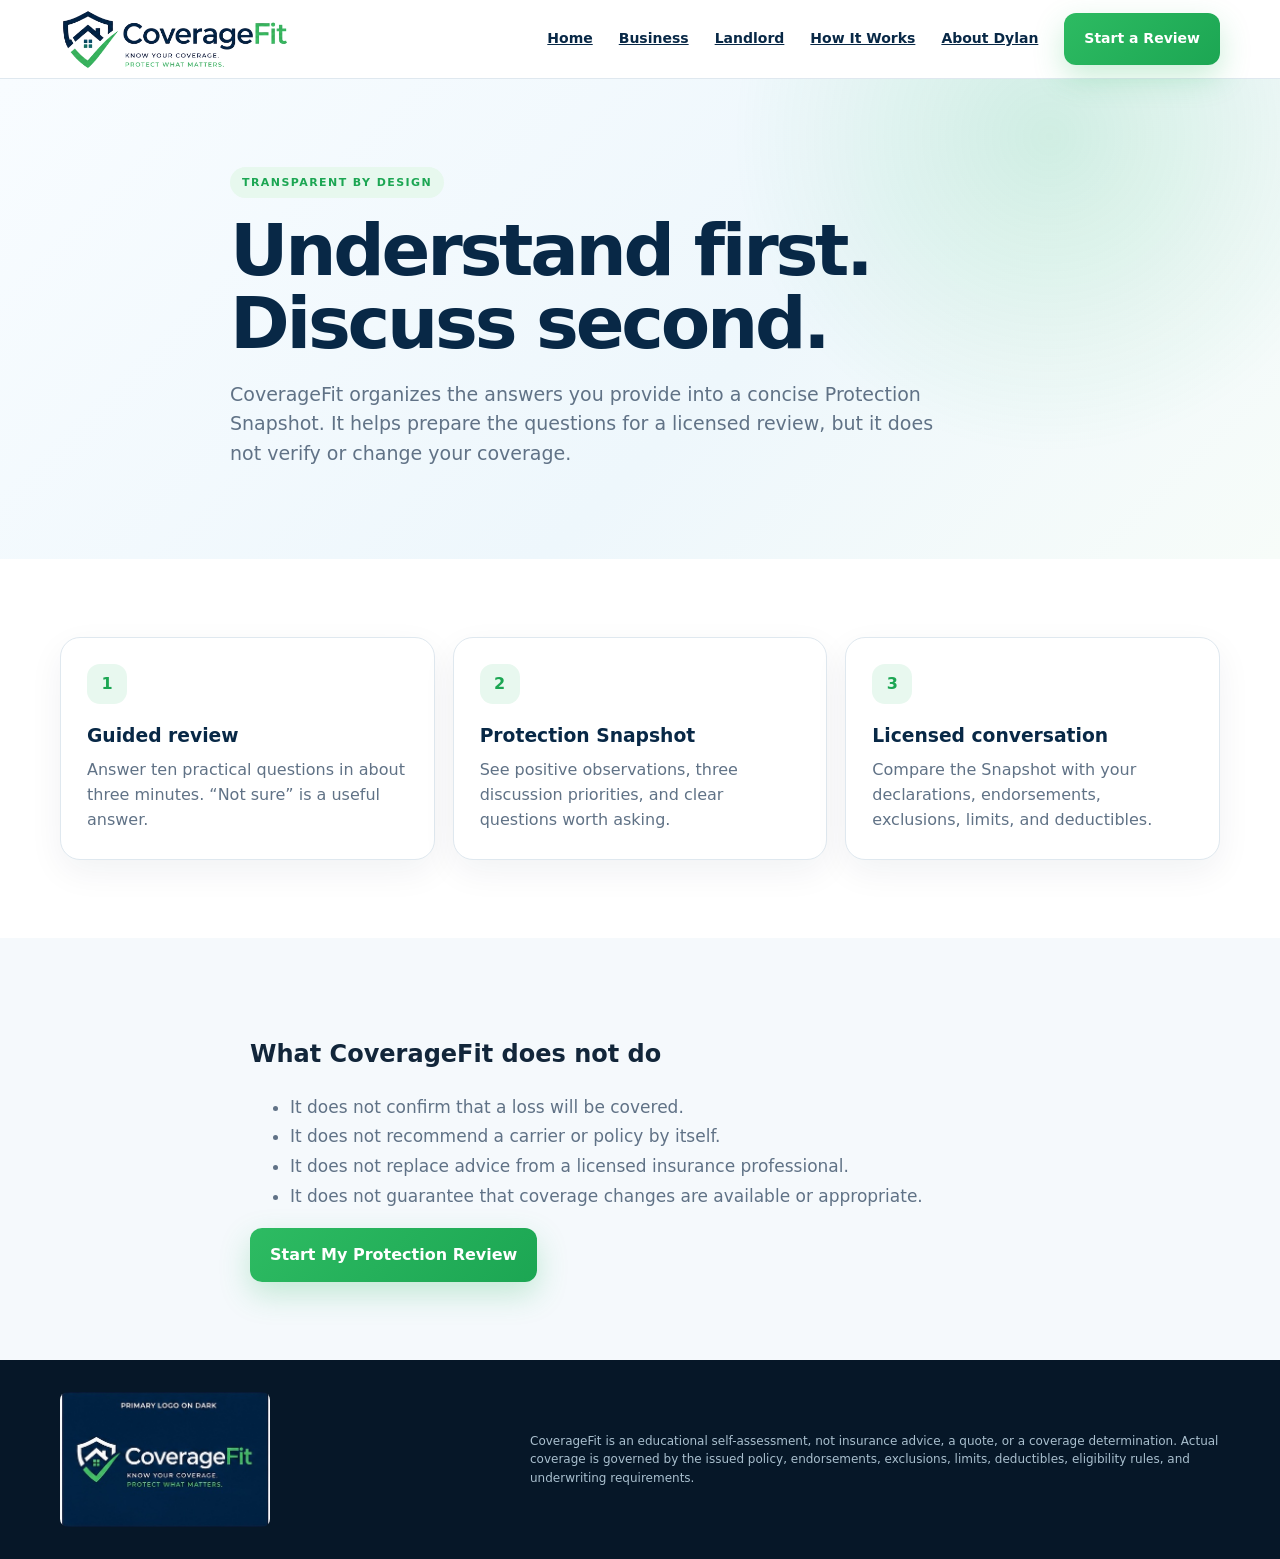
<file: how-it-works/index.html>
<!DOCTYPE html><html lang="en"><head><meta charset="UTF-8"><meta name="viewport" content="width=device-width,initial-scale=1">
  <link rel="manifest" href="/site.webmanifest">
  <meta name="theme-color" content="#0b2f57"><title>How CoverageFit Works</title><link rel="icon" href="/assets/images/coveragefit-mark.svg"><link rel="stylesheet" href="/assets/css/coveragefit.css"><link rel="stylesheet" href="/assets/css/pages.css"><link rel="stylesheet" href="/assets/css/pilot.css"><link rel="stylesheet" href="/assets/css/trigger-illustrations.css">
</head><body><header class="pilot-header"><div class="wrap pilot-nav"><a class="pilot-logo" href="/"><img src="/assets/images/coveragefit-logo-board.png" alt="CoverageFit"></a><nav class="pilot-links"><a href="/home/">Home</a><a href="/business/">Business</a><a href="/landlord/">Landlord</a><a href="/how-it-works/">How It Works</a><a href="/about/">About Dylan</a><a class="btn primary" href="/home/">Start a Review</a></nav></div></header><main><section class="page-hero"><div class="wrap narrow"><span class="eyebrow-chip">Transparent by design</span><h1>Understand first. Discuss second.</h1><p>CoverageFit organizes the answers you provide into a concise Protection Snapshot. It helps prepare the questions for a licensed review, but it does not verify or change your coverage.</p></div></section><section class="pilot-section"><div class="wrap pilot-three"><article class="pilot-card"><div class="num">1</div><h3>Guided review</h3><p>Answer ten practical questions in about three minutes. “Not sure” is a useful answer.</p></article><article class="pilot-card"><div class="num">2</div><h3>Protection Snapshot</h3><p>See positive observations, three discussion priorities, and clear questions worth asking.</p></article><article class="pilot-card"><div class="num">3</div><h3>Licensed conversation</h3><p>Compare the Snapshot with your declarations, endorsements, exclusions, limits, and deductibles.</p></article></div></section><section class="pilot-section pale"><div class="wrap prose"><h2>What CoverageFit does not do</h2><ul><li>It does not confirm that a loss will be covered.</li><li>It does not recommend a carrier or policy by itself.</li><li>It does not replace advice from a licensed insurance professional.</li><li>It does not guarantee that coverage changes are available or appropriate.</li></ul><a class="btn primary" href="/assessment/">Start My Protection Review</a></div></section></main><footer class="pilot-footer"><div class="wrap pilot-footer-inner"><img src="/assets/images/coveragefit-logo-dark-board.jpg" alt="CoverageFit"><p>CoverageFit is an educational self-assessment, not insurance advice, a quote, or a coverage determination. Actual coverage is governed by the issued policy, endorsements, exclusions, limits, deductibles, eligibility rules, and underwriting requirements.</p></div></footer><script src="/assets/js/attribution.js"></script><script src="/assets/js/producer-config.js"></script><script src="/assets/js/producer-branding.js"></script><script src="/assets/js/trigger-illustrations.js"></script>
</body></html>
</file>
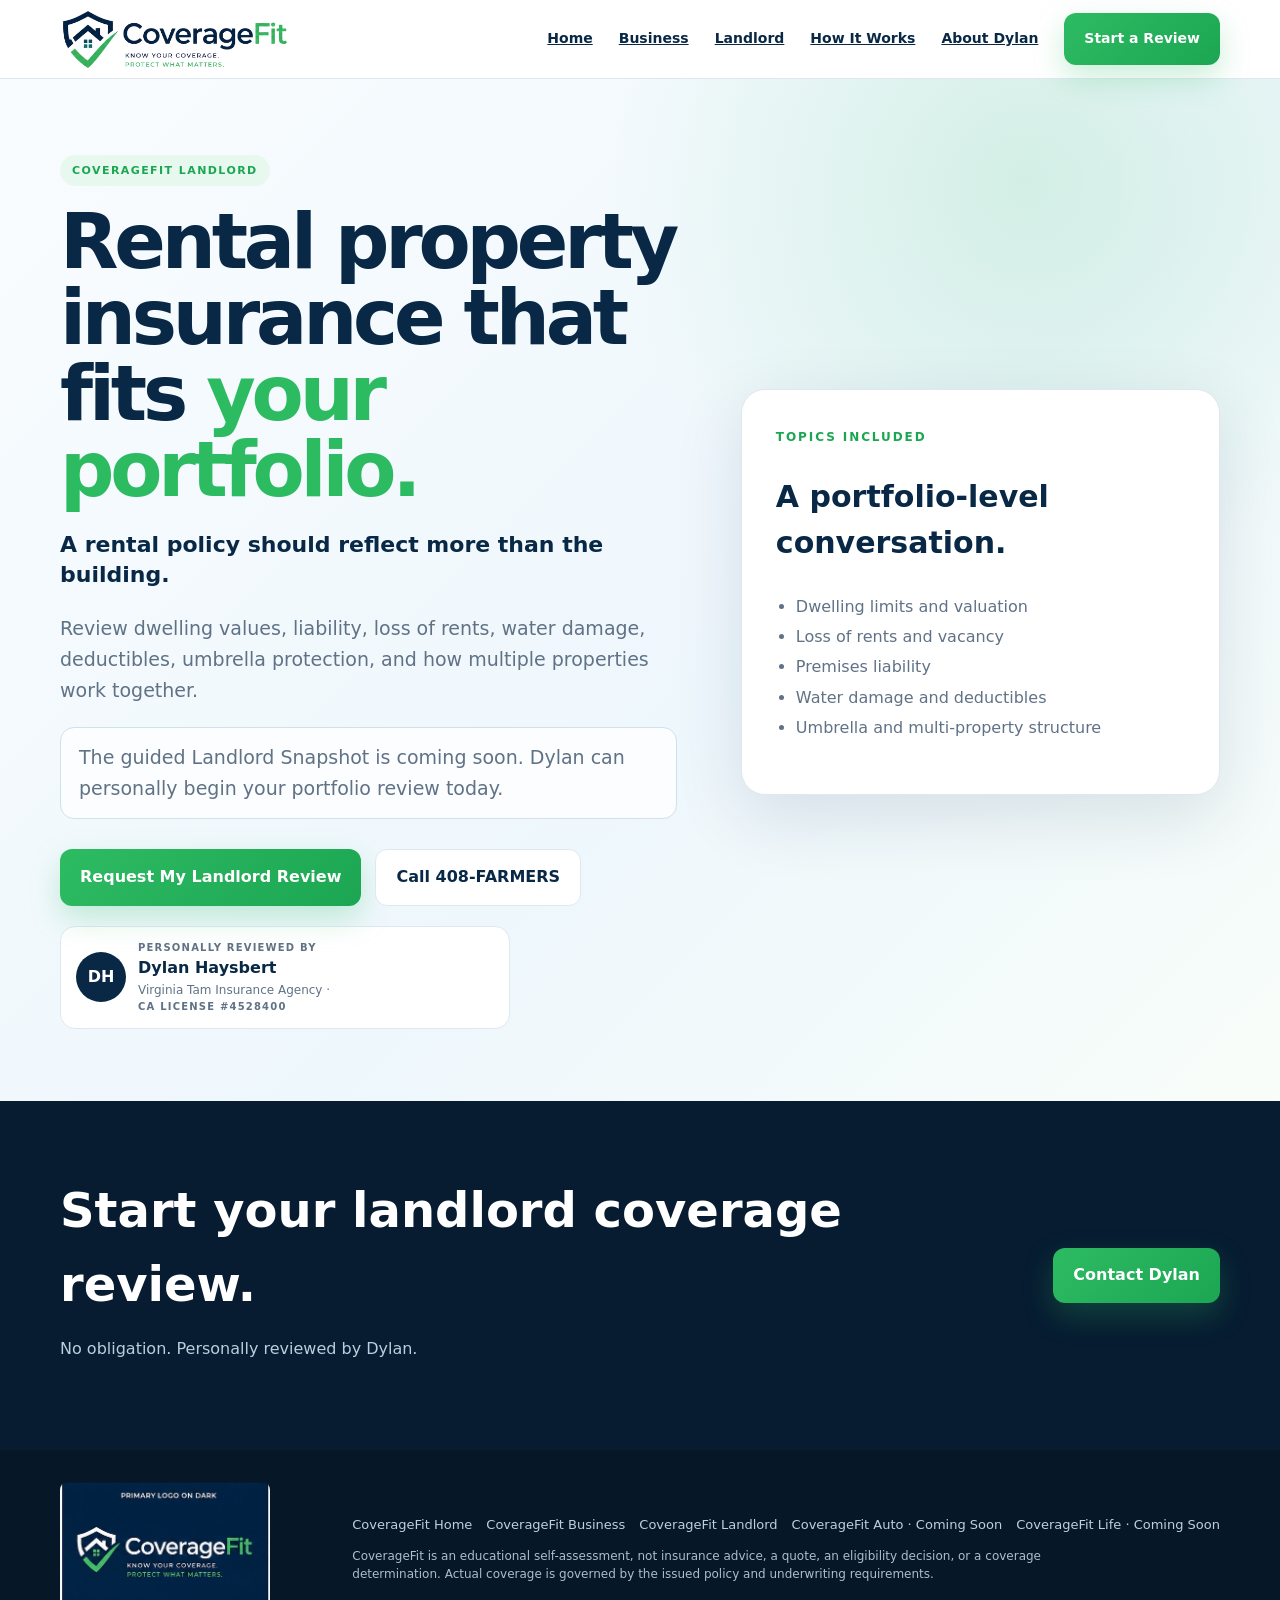
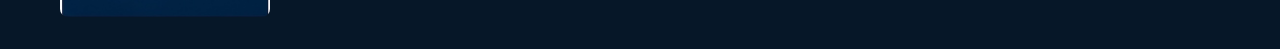
<file: landlord/index.html>
<!DOCTYPE html><html lang="en"><head><meta charset="UTF-8"><meta name="viewport" content="width=device-width,initial-scale=1">
  <link rel="manifest" href="/site.webmanifest">
  <meta name="theme-color" content="#0b2f57"><title>CoverageFit Landlord | Rental Property Coverage Review</title><meta name="description" content="Rental property and landlord insurance reviews for California property owners."><link rel="icon" href="/assets/images/coveragefit-mark.svg"><link rel="stylesheet" href="/assets/css/coveragefit.css"><link rel="stylesheet" href="/assets/css/pages.css"><link rel="stylesheet" href="/assets/css/pilot.css"></head><body><header class="pilot-header"><div class="wrap pilot-nav"><a class="pilot-logo" href="/"><img src="/assets/images/coveragefit-logo-board.png" alt="CoverageFit"></a><nav class="pilot-links"><a href="/home/">Home</a><a href="/business/">Business</a><a href="/landlord/">Landlord</a><a href="/how-it-works/">How It Works</a><a href="/about/">About Dylan</a><a class="btn primary" href="/home/">Start a Review</a></nav></div></header><main><section class="pilot-hero"><div class="wrap pilot-hero-grid"><div><span class="eyebrow-chip">CoverageFit Landlord</span><h1>Rental property insurance that fits <em>your portfolio.</em></h1><p class="conversion-quote">A rental policy should reflect more than the building.</p><p>Review dwelling values, liability, loss of rents, water damage, deductibles, umbrella protection, and how multiple properties work together.</p><p class="platform-note compact">The guided Landlord Snapshot is coming soon. Dylan can personally begin your portfolio review today.</p><div class="hero-actions"><a class="btn primary" href="mailto:dylan@dylanhaysbert.com?subject=Landlord%20Coverage%20Review">Request My Landlord Review</a><a class="btn ghost" href="tel:+14083276377">Call 408-FARMERS</a></div><div class="presented-strip"><div class="avatar" data-producer-initials>DH</div><div><span>Personally reviewed by</span><strong data-producer-name>Dylan Haysbert</strong><small>Virginia Tam Insurance Agency · <span data-producer-license></span></small></div></div></div><div class="business-topic-panel"><span class="eyebrow">Topics included</span><h2>A portfolio-level conversation.</h2><ul><li>Dwelling limits and valuation</li><li>Loss of rents and vacancy</li><li>Premises liability</li><li>Water damage and deductibles</li><li>Umbrella and multi-property structure</li></ul></div></div></section><section class="pilot-final"><div class="wrap pilot-final-grid"><div><h2>Start your landlord coverage review.</h2><p>No obligation. Personally reviewed by Dylan.</p></div><a class="btn primary" href="mailto:dylan@dylanhaysbert.com?subject=Landlord%20Coverage%20Review">Contact Dylan</a></div></section></main><footer class="pilot-footer"><div class="wrap pilot-footer-inner"><img src="/assets/images/coveragefit-logo-dark-board.jpg" alt="CoverageFit"><div><nav class="footer-journeys"><a href="/home/">CoverageFit Home</a><a href="/business/">CoverageFit Business</a><a href="/landlord/">CoverageFit Landlord</a><span>CoverageFit Auto · Coming Soon</span><span>CoverageFit Life · Coming Soon</span></nav><p>CoverageFit is an educational self-assessment, not insurance advice, a quote, an eligibility decision, or a coverage determination. Actual coverage is governed by the issued policy and underwriting requirements.</p></div></div></footer><script src="/assets/js/attribution.js"></script><script src="/assets/js/producer-config.js"></script><script src="/assets/js/producer-branding.js"></script></body></html>
</file>
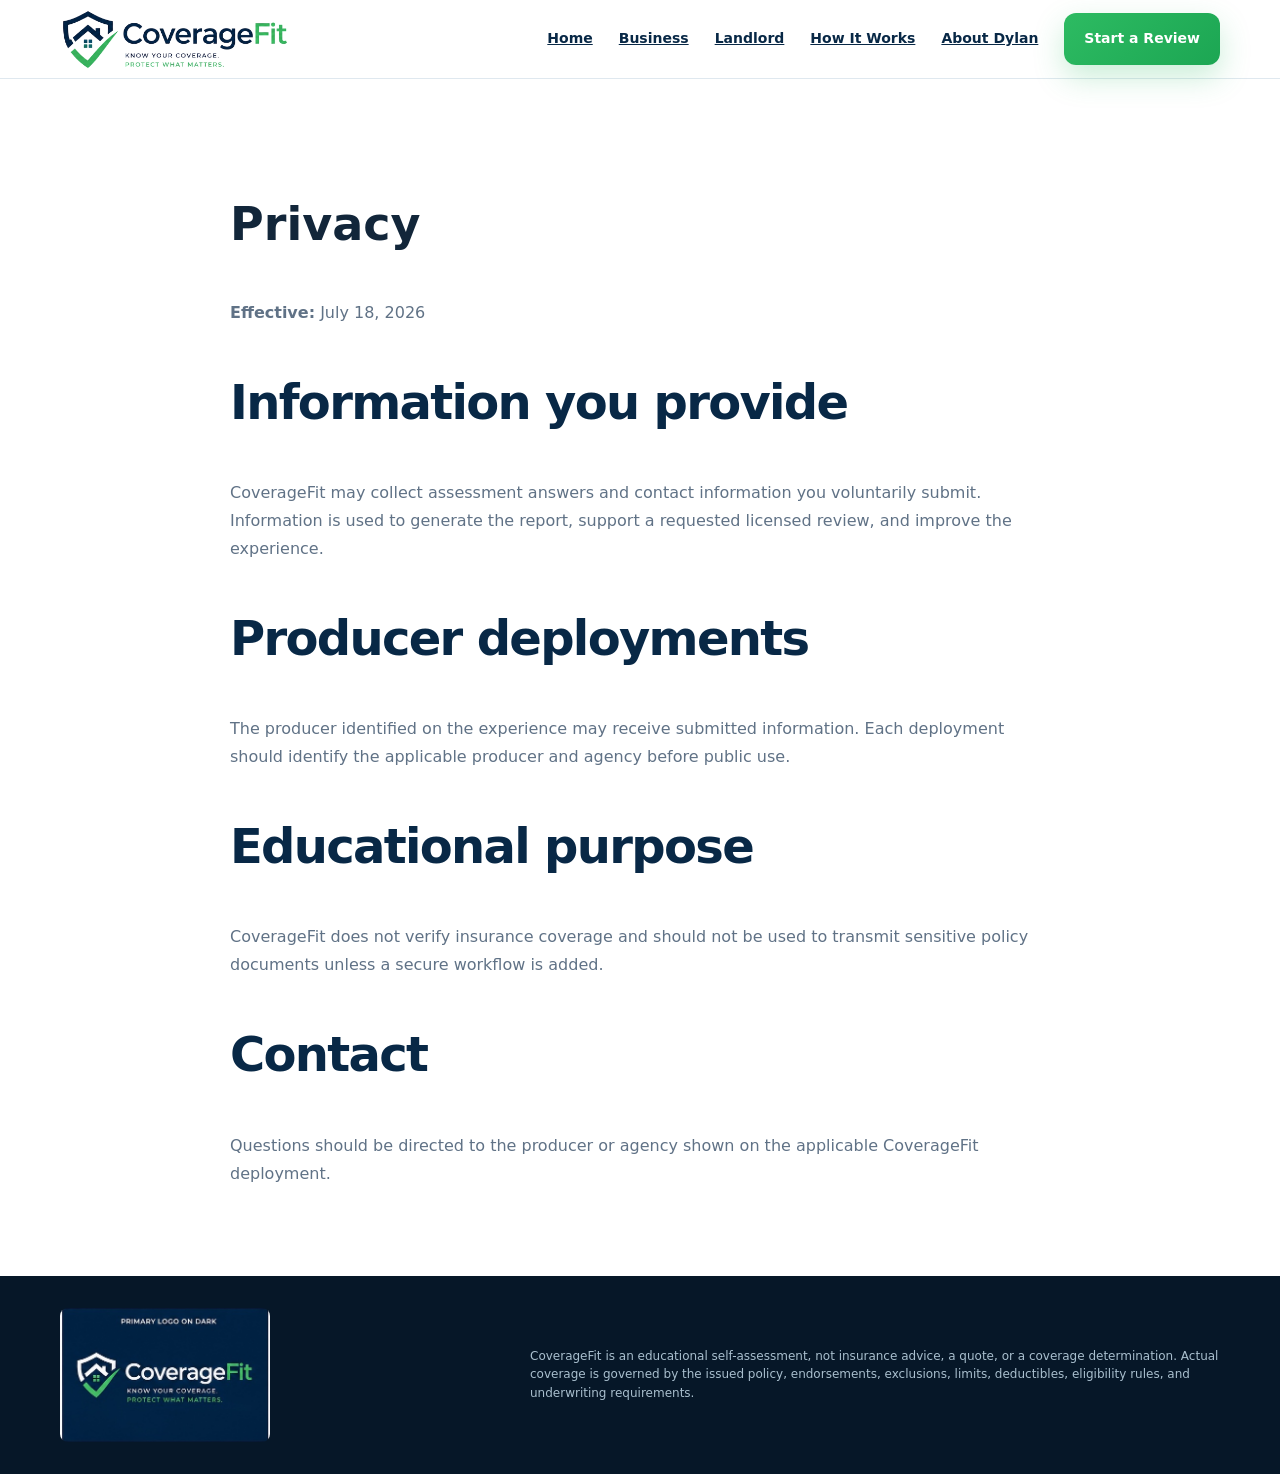
<file: privacy/index.html>
<!DOCTYPE html>
<html lang="en"><head><meta charset="UTF-8"><meta name="viewport" content="width=device-width, initial-scale=1.0">
  <link rel="manifest" href="/site.webmanifest">
  <meta name="theme-color" content="#0b2f57"><title>Privacy | CoverageFit</title><meta name="description" content="CoverageFit privacy overview."><link rel="icon" href="/assets/images/coveragefit-mark-board.png"><link rel="stylesheet" href="/assets/css/coveragefit.css"><link rel="stylesheet" href="/assets/css/pages.css"><link rel="stylesheet" href="/assets/css/pilot.css"><link rel="stylesheet" href="/assets/css/trigger-illustrations.css">
</head><body><header class="pilot-header"><div class="wrap pilot-nav"><a class="pilot-logo" href="/"><img src="/assets/images/coveragefit-logo-board.png" alt="CoverageFit"></a><nav class="pilot-links"><a href="/home/">Home</a><a href="/business/">Business</a><a href="/landlord/">Landlord</a><a href="/how-it-works/">How It Works</a><a href="/about/">About Dylan</a><a class="btn primary" href="/home/">Start a Review</a></nav></div></header><main><section class="content-section legal"><div class="wrap narrow"><h1>Privacy</h1><p><strong>Effective:</strong> July 18, 2026</p><h2>Information you provide</h2><p>CoverageFit may collect assessment answers and contact information you voluntarily submit. Information is used to generate the report, support a requested licensed review, and improve the experience.</p><h2>Producer deployments</h2><p>The producer identified on the experience may receive submitted information. Each deployment should identify the applicable producer and agency before public use.</p><h2>Educational purpose</h2><p>CoverageFit does not verify insurance coverage and should not be used to transmit sensitive policy documents unless a secure workflow is added.</p><h2>Contact</h2><p>Questions should be directed to the producer or agency shown on the applicable CoverageFit deployment.</p></div></section></main><footer class="pilot-footer"><div class="wrap pilot-footer-inner"><img src="/assets/images/coveragefit-logo-dark-board.jpg" alt="CoverageFit"><p>CoverageFit is an educational self-assessment, not insurance advice, a quote, or a coverage determination. Actual coverage is governed by the issued policy, endorsements, exclusions, limits, deductibles, eligibility rules, and underwriting requirements.</p></div></footer><script src="/assets/js/attribution.js"></script><script src="/assets/js/producer-config.js"></script><script src="/assets/js/producer-branding.js"></script><script src="/assets/js/trigger-illustrations.js"></script>
</body></html>
</file>
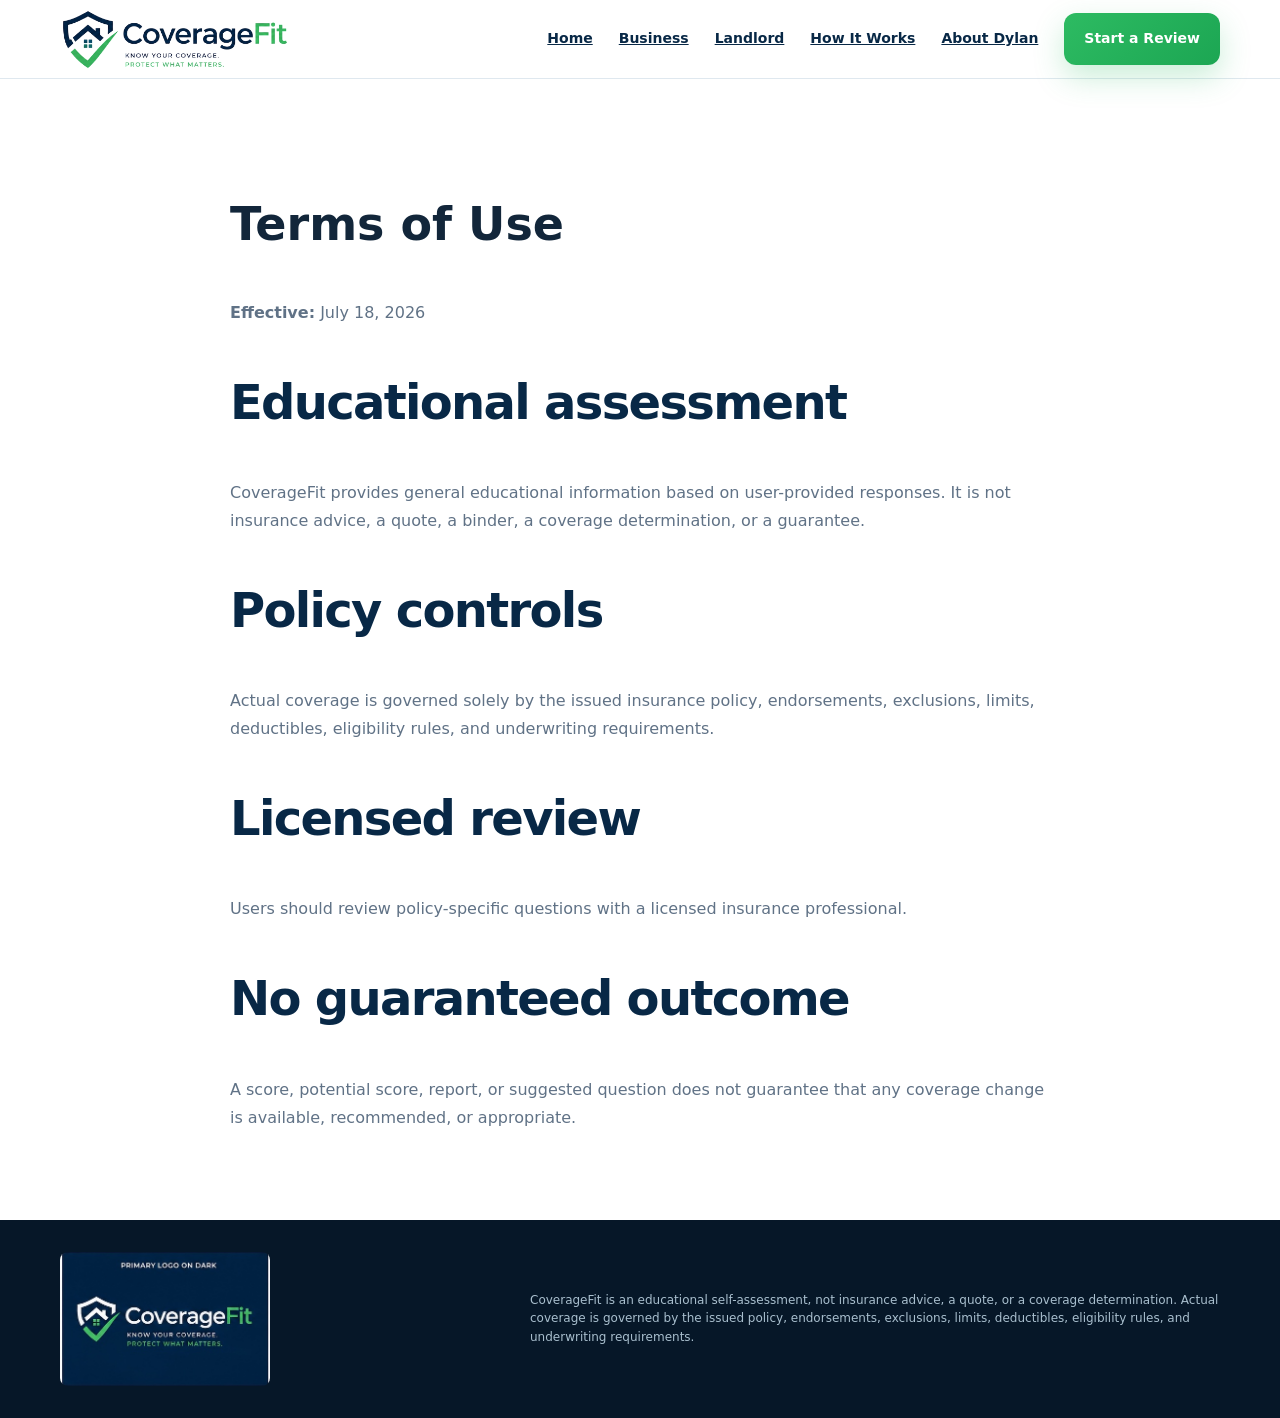
<file: terms/index.html>
<!DOCTYPE html>
<html lang="en"><head><meta charset="UTF-8"><meta name="viewport" content="width=device-width, initial-scale=1.0">
  <link rel="manifest" href="/site.webmanifest">
  <meta name="theme-color" content="#0b2f57"><title>Terms | CoverageFit</title><meta name="description" content="CoverageFit terms of educational use."><link rel="icon" href="/assets/images/coveragefit-mark-board.png"><link rel="stylesheet" href="/assets/css/coveragefit.css"><link rel="stylesheet" href="/assets/css/pages.css"><link rel="stylesheet" href="/assets/css/pilot.css"><link rel="stylesheet" href="/assets/css/trigger-illustrations.css">
</head><body><header class="pilot-header"><div class="wrap pilot-nav"><a class="pilot-logo" href="/"><img src="/assets/images/coveragefit-logo-board.png" alt="CoverageFit"></a><nav class="pilot-links"><a href="/home/">Home</a><a href="/business/">Business</a><a href="/landlord/">Landlord</a><a href="/how-it-works/">How It Works</a><a href="/about/">About Dylan</a><a class="btn primary" href="/home/">Start a Review</a></nav></div></header><main><section class="content-section legal"><div class="wrap narrow"><h1>Terms of Use</h1><p><strong>Effective:</strong> July 18, 2026</p><h2>Educational assessment</h2><p>CoverageFit provides general educational information based on user-provided responses. It is not insurance advice, a quote, a binder, a coverage determination, or a guarantee.</p><h2>Policy controls</h2><p>Actual coverage is governed solely by the issued insurance policy, endorsements, exclusions, limits, deductibles, eligibility rules, and underwriting requirements.</p><h2>Licensed review</h2><p>Users should review policy-specific questions with a licensed insurance professional.</p><h2>No guaranteed outcome</h2><p>A score, potential score, report, or suggested question does not guarantee that any coverage change is available, recommended, or appropriate.</p></div></section></main><footer class="pilot-footer"><div class="wrap pilot-footer-inner"><img src="/assets/images/coveragefit-logo-dark-board.jpg" alt="CoverageFit"><p>CoverageFit is an educational self-assessment, not insurance advice, a quote, or a coverage determination. Actual coverage is governed by the issued policy, endorsements, exclusions, limits, deductibles, eligibility rules, and underwriting requirements.</p></div></footer><script src="/assets/js/attribution.js"></script><script src="/assets/js/producer-config.js"></script><script src="/assets/js/producer-branding.js"></script><script src="/assets/js/trigger-illustrations.js"></script>
</body></html>
</file>
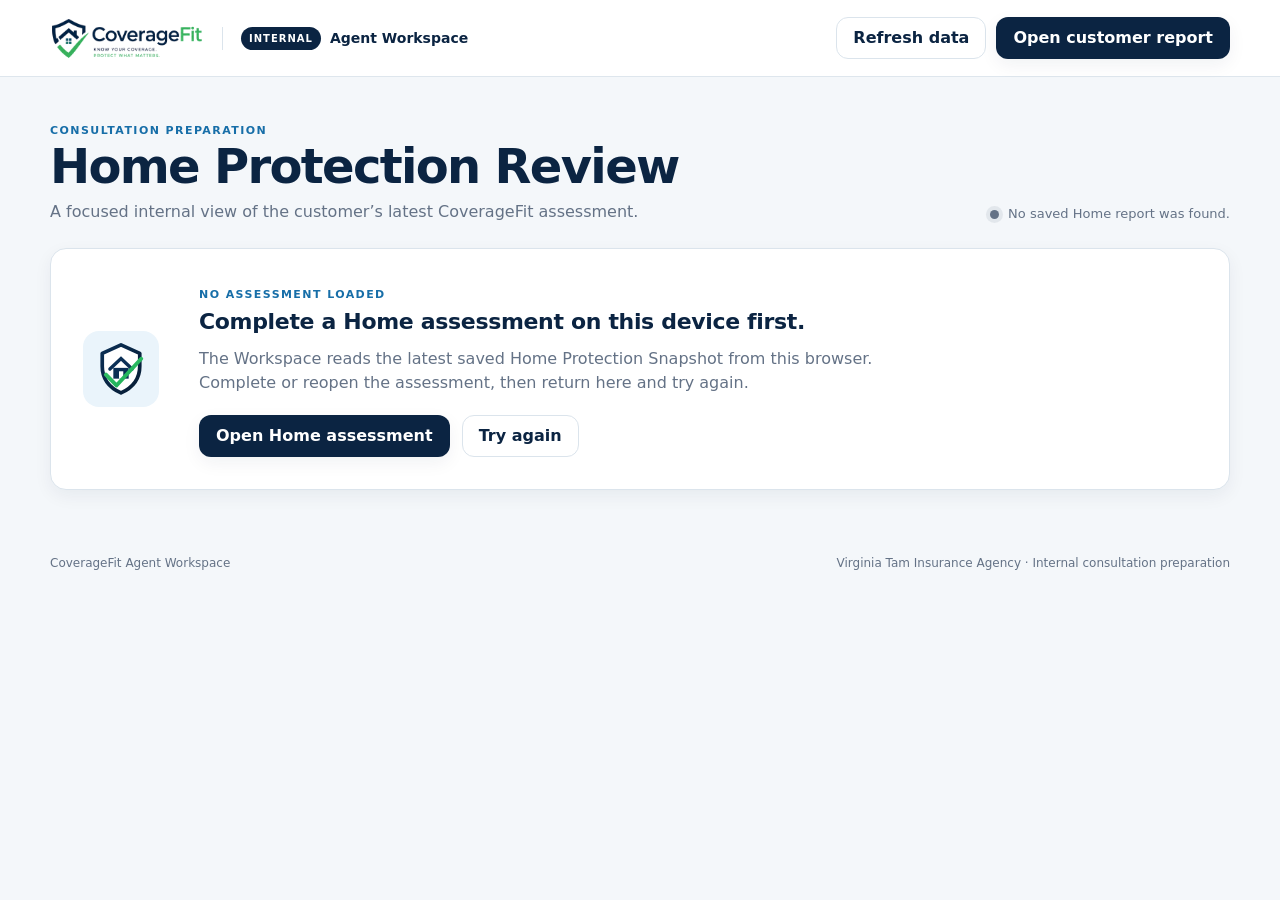
<file: agent/workspace/index.html>
<!doctype html>
<html lang="en">
<head>
  <meta charset="utf-8">
  <meta name="viewport" content="width=device-width, initial-scale=1">
  <link rel="manifest" href="/site.webmanifest">
  <meta name="theme-color" content="#0b2f57">
  <meta name="robots" content="noindex, nofollow">
  <title>Agent Workspace | CoverageFit</title>
  <meta name="description" content="Internal CoverageFit consultation preparation workspace.">
  <link rel="icon" href="/assets/images/coveragefit-mark.svg">
  <link rel="stylesheet" href="workspace.css">
</head>
<body>
  <a class="skip-link" href="#workspace-main">Skip to workspace</a>

  <header class="workspace-header">
    <div class="workspace-header__inner">
      <a class="workspace-brand" href="/" aria-label="CoverageFit home">
        <img src="/assets/images/coveragefit-logo-board.png" alt="CoverageFit">
      </a>
      <div class="workspace-header__context">
        <span class="workspace-badge cf-badge">Internal</span>
        <span>Agent Workspace</span>
      </div>
      <div class="workspace-header__actions">
        <button class="button button--secondary cf-button cf-button--secondary" id="refreshWorkspace" type="button" aria-keyshortcuts="Alt+R" title="Refresh Workspace data (Alt+R)">Refresh data</button>
        <a class="button button--primary cf-button cf-button--primary" href="/home/report/">Open customer report</a>
      </div>
    </div>
  </header>

  <main class="workspace-main" id="workspace-main" tabindex="-1">
    <div class="sr-only" id="workspaceA11yInstructions">Use the conversation timeline or consultation checklist to move through review topics. Checklist changes are saved automatically. Press Alt+R to refresh Workspace data or Alt+C to show or hide the consultation checklist.</div>
    <div class="sr-only" id="workspaceAnnouncements" role="status" aria-live="polite" aria-atomic="true"></div>
    <section class="workspace-intro" aria-labelledby="workspace-title">
      <div>
        <span class="eyebrow">Consultation preparation</span>
        <h1 id="workspace-title">Home Protection Review</h1>
        <p id="workspaceSubtitle">A focused internal view of the customer’s latest CoverageFit assessment.</p>
      </div>
      <div class="workspace-status" id="workspaceStatus" role="status" aria-live="polite">
        <span class="status-dot" aria-hidden="true"></span>
        <span>Checking saved assessment data</span>
      </div>
    </section>


    <section class="workspace-loading" id="workspaceLoading" aria-labelledby="workspaceLoadingTitle" aria-busy="true">
      <div class="sr-only" id="workspaceLoadingTitle">Preparing Agent Workspace</div>
      <div class="workspace-loading__grid" aria-hidden="true">
        <article class="workspace-card cf-card workspace-skeleton workspace-skeleton--summary">
          <div class="skeleton-line skeleton-line--eyebrow"></div>
          <div class="skeleton-line skeleton-line--title"></div>
          <div class="workspace-skeleton__summary">
            <div class="skeleton-score"></div>
            <div class="workspace-skeleton__copy">
              <div class="skeleton-line skeleton-line--wide"></div>
              <div class="skeleton-line skeleton-line--medium"></div>
              <div class="skeleton-facts"><span></span><span></span><span></span></div>
            </div>
          </div>
        </article>
        <article class="workspace-card cf-card workspace-skeleton">
          <div class="skeleton-line skeleton-line--eyebrow"></div>
          <div class="skeleton-line skeleton-line--title"></div>
          <div class="skeleton-grid"><span></span><span></span><span></span><span></span><span></span><span></span></div>
        </article>
        <article class="workspace-card cf-card workspace-skeleton workspace-skeleton--timeline">
          <div class="skeleton-line skeleton-line--eyebrow"></div>
          <div class="skeleton-line skeleton-line--title"></div>
          <div class="skeleton-timeline"><span></span><span></span><span></span><span></span></div>
        </article>
        <article class="workspace-card cf-card workspace-skeleton workspace-skeleton--recommendations">
          <div class="skeleton-line skeleton-line--eyebrow"></div>
          <div class="skeleton-line skeleton-line--title"></div>
          <div class="skeleton-recommendations"><span></span><span></span><span></span></div>
        </article>
      </div>
      <aside class="checklist-sidebar workspace-skeleton workspace-skeleton--sidebar" aria-hidden="true">
        <div class="skeleton-line skeleton-line--eyebrow"></div>
        <div class="skeleton-line skeleton-line--title"></div>
        <div class="skeleton-progress"></div>
        <div class="skeleton-checklist"><span></span><span></span><span></span><span></span></div>
      </aside>
    </section>

    <section class="workspace-state workspace-state--page cf-state" id="emptyState" hidden aria-labelledby="emptyStateTitle" data-state="empty">
      <div class="workspace-state__icon" aria-hidden="true"><img src="/assets/images/coveragefit-mark.svg" alt=""></div>
      <div class="workspace-state__content">
        <span class="eyebrow" id="emptyStateEyebrow">No assessment loaded</span>
        <h2 id="emptyStateTitle">Complete a Home assessment on this device first.</h2>
        <p id="emptyStateMessage">The workspace reads the latest saved Home Protection Snapshot from this browser. It does not create or modify customer assessment data.</p>
        <div class="workspace-state__actions">
          <a class="button button--primary cf-button cf-button--primary" id="emptyStatePrimaryAction" href="/assessment/">Open Home assessment</a>
          <button class="button button--secondary cf-button cf-button--secondary" id="emptyStateRetry" type="button" data-workspace-action="retry">Try again</button>
        </div>
      </div>
    </section>

    <div class="workspace-layout" id="workspaceLayout" hidden>
      <div class="workspace-grid" id="workspaceGrid">
      <section class="workspace-card cf-card workspace-card--summary" aria-labelledby="summaryTitle">
        <div class="card-heading cf-section-heading">
          <div>
            <span class="eyebrow">Executive summary</span>
            <h2 id="summaryTitle">Consultation at a glance</h2>
          </div>
          <span class="data-label" id="assessmentDate">Date unavailable</span>
        </div>
        <div class="summary-layout">
          <div class="score-panel" aria-label="Protection preparedness score">
            <strong id="scoreValue">—</strong>
            <span>Protection Score</span>
            <em id="scoreBand">Review Summary</em>
          </div>
          <div class="summary-copy">
            <p class="summary-lead" id="executiveSummary"></p>
            <dl class="summary-facts">
              <div><dt>Customer</dt><dd id="customerName">Not provided</dd></div>
              <div><dt>Primary priority</dt><dd id="primaryPriority">No major priority identified</dd></div>
              <div><dt>Positive starting point</dt><dd id="primaryStrength">Assessment completed</dd></div>
            </dl>
          </div>
        </div>
      </section>

      <section class="workspace-card cf-card" aria-labelledby="propertyTitle">
        <div class="card-heading cf-section-heading">
          <div>
            <span class="eyebrow">Property</span>
            <h2 id="propertyTitle">Property snapshot</h2>
          </div>
          <span class="data-label" id="propertyConfidence">Confirmation status unavailable</span>
        </div>
        <div class="workspace-inline-state cf-state" id="propertyState" hidden role="status"></div>
        <dl class="property-grid" id="propertyGrid"></dl>
        <p class="card-note" id="propertyNote"></p>
      </section>

      <section class="workspace-card cf-card workspace-card--timeline" aria-labelledby="conversationTimelineTitle">
        <div class="card-heading cf-section-heading">
          <div>
            <span class="eyebrow">Conversation timeline</span>
            <h2 id="conversationTimelineTitle">Guide the consultation</h2>
          </div>
          <span class="data-label" id="conversationTimelineSummary">Preparing timeline</span>
        </div>
        <div class="conversation-timeline" id="conversationTimeline" role="region" aria-labelledby="conversationTimelineTitle" aria-describedby="workspaceA11yInstructions">
          <div class="conversation-timeline__empty">Preparing conversation timeline.</div>
        </div>
      </section>

      <section class="workspace-card cf-card workspace-card--recommendations" aria-labelledby="recommendationsTitle">
        <div class="card-heading cf-section-heading">
          <div>
            <span class="eyebrow">Review priorities</span>
            <h2 id="recommendationsTitle">Top recommendation topics</h2>
          </div>
          <span class="data-label">Educational, not underwriting</span>
        </div>
        <div class="workspace-inline-state cf-state" id="recommendationState" hidden role="status"></div>
        <div class="recommendation-list" id="recommendationList"></div>
      </section>
      </div>

      <aside class="checklist-sidebar is-loading" id="checklistSidebar" aria-labelledby="checklistSidebarTitle" aria-describedby="workspaceA11yInstructions" data-state="loading">
        <div class="checklist-sidebar__header">
          <div>
            <span class="eyebrow">Consultation checklist</span>
            <h2 id="checklistSidebarTitle">Stay on track</h2>
          </div>
          <button class="checklist-sidebar__toggle" id="checklistSidebarToggle" type="button" aria-expanded="true" aria-keyshortcuts="Alt+C" title="Show or hide consultation checklist (Alt+C)" aria-controls="checklistSidebarBody">
            <span class="checklist-sidebar__toggle-label">Hide</span>
            <span class="checklist-sidebar__toggle-icon" aria-hidden="true">⌃</span>
          </button>
        </div>

        <div class="checklist-sidebar__body" id="checklistSidebarBody">
          <section class="checklist-progress-placeholder checklist-progress" id="checklistProgress" aria-label="Consultation progress">
            <div class="checklist-progress-placeholder__row">
              <span>Consultation progress</span>
              <strong id="checklistProgressPlaceholder">0%</strong>
            </div>
            <div class="checklist-progress__track cf-progress-track" role="progressbar" aria-label="Checklist completion" aria-valuemin="0" aria-valuemax="100" aria-valuenow="0" id="checklistProgressTrack">
              <span id="checklistProgressBar"></span>
            </div>
            <div class="checklist-progress__metrics">
              <div><strong id="checklistProgressCount">0/0</strong><span>Items complete</span></div>
              <div><strong id="checklistRemainingMinutes">0 min</strong><span>Remaining</span></div>
            </div>
            <div class="checklist-progress__phase">
              <span>Current phase</span>
              <strong id="checklistCurrentPhase">Preparing</strong>
            </div>
            <p id="checklistOverviewText">Preparing consultation phases and discussion items.</p>
            <div class="checklist-progress__complete" id="checklistCompleteState" hidden role="status">
              <strong>Consultation complete</strong>
              <span>Every checklist item has been reviewed.</span>
            </div>
          </section>

          <div class="checklist-shell-state checklist-shell-state--loading checklist-loading-skeleton" id="checklistLoadingState" role="status" aria-live="polite">
            <div class="sr-only">Preparing checklist from the conversation plan.</div>
            <div class="checklist-loading-skeleton__progress" aria-hidden="true"></div>
            <div class="checklist-loading-skeleton__items" aria-hidden="true">
              <span></span><span></span><span></span><span></span>
            </div>
          </div>

          <div class="checklist-shell-state checklist-shell-state--empty workspace-inline-state cf-state" id="checklistEmptyState" hidden role="status">
            <strong>No checklist available</strong>
            <p>A checklist will appear after a valid conversation plan is prepared.</p>
            <button class="button button--secondary button--compact cf-button cf-button--secondary cf-button--compact" type="button" data-workspace-action="retry">Prepare again</button>
          </div>

          <div class="checklist-shell-state checklist-shell-state--error workspace-inline-state cf-state" id="checklistErrorState" hidden role="alert">
            <strong>Checklist unavailable</strong>
            <p>The checklist shell loaded, but checklist state could not be prepared.</p>
            <button class="button button--secondary button--compact cf-button cf-button--secondary cf-button--compact" type="button" data-workspace-action="retry">Retry checklist</button>
          </div>

          <div class="workspace-inline-state workspace-inline-state--warning cf-state" id="checklistStorageState" hidden role="status">
            <strong>Progress cannot be saved</strong>
            <p>Your checklist still works in this tab, but browser storage is unavailable. Keep this page open until the consultation is complete.</p>
          </div>

          <section class="checklist-phase-shell" id="checklistPhaseShell" hidden aria-label="Checklist phase region">
            <div class="checklist-phase-shell__heading">
              <span>Consultation phases</span>
              <button class="checklist-reset-all" id="checklistResetAll" type="button" data-checklist-action="reset-all" disabled>Reset all</button>
            </div>
            <div class="checklist-phase-list cf-list" id="checklistPhaseList" role="list"></div>
          </section>
        </div>
      </aside>
    </div>
  </main>

  <footer class="workspace-footer">
    <span>CoverageFit Agent Workspace</span>
    <span>Virginia Tam Insurance Agency · Internal consultation preparation</span>
  </footer>

  <script src="/assets/js/property-intelligence.js"></script>
  <script src="/assets/js/producer-config.js"></script>
  <script src="/assets/js/workspace-data.js"></script>
  <script src="/assets/js/conversation-planner.js"></script>
  <script src="/assets/js/consultation-checklist.js"></script>
  <script src="/assets/js/workspace-motion.js"></script>
  <script src="/assets/js/print-adapters.js"></script>
  <script src="/assets/js/print-sections.js"></script>
  <script src="/assets/js/print-visibility.js"></script>
  <script src="/assets/js/print/models/executive-summary-model.js"></script>
  <script src="/assets/js/print/models/property-summary-model.js"></script>
  <script src="/assets/js/print/models/recommendation-model.js"></script>
  <script src="/assets/js/print/sections/executive-summary.js"></script>
  <script src="/assets/js/print/sections/property-summary.js"></script>
  <script src="/assets/js/print/sections/recommendations.js"></script>
  <script src="/assets/js/print/models/checklist-model.js"></script>
  <script src="/assets/js/print/sections/checklist.js"></script>
  <script src="/assets/js/print/models/timeline-model.js"></script>
  <script src="/assets/js/print/sections/timeline.js"></script>
  <script src="/assets/js/print/sections/metadata.js"></script>
  <script src="/assets/js/document-composer.js"></script>
  <script src="/assets/js/print/report-shell.js"></script>
  <script src="/assets/js/print-renderers.js"></script>
  <script src="/assets/js/print-engine.js"></script>
  <script src="/assets/js/agent-workspace.js"></script>
</body>
</html>
</file>
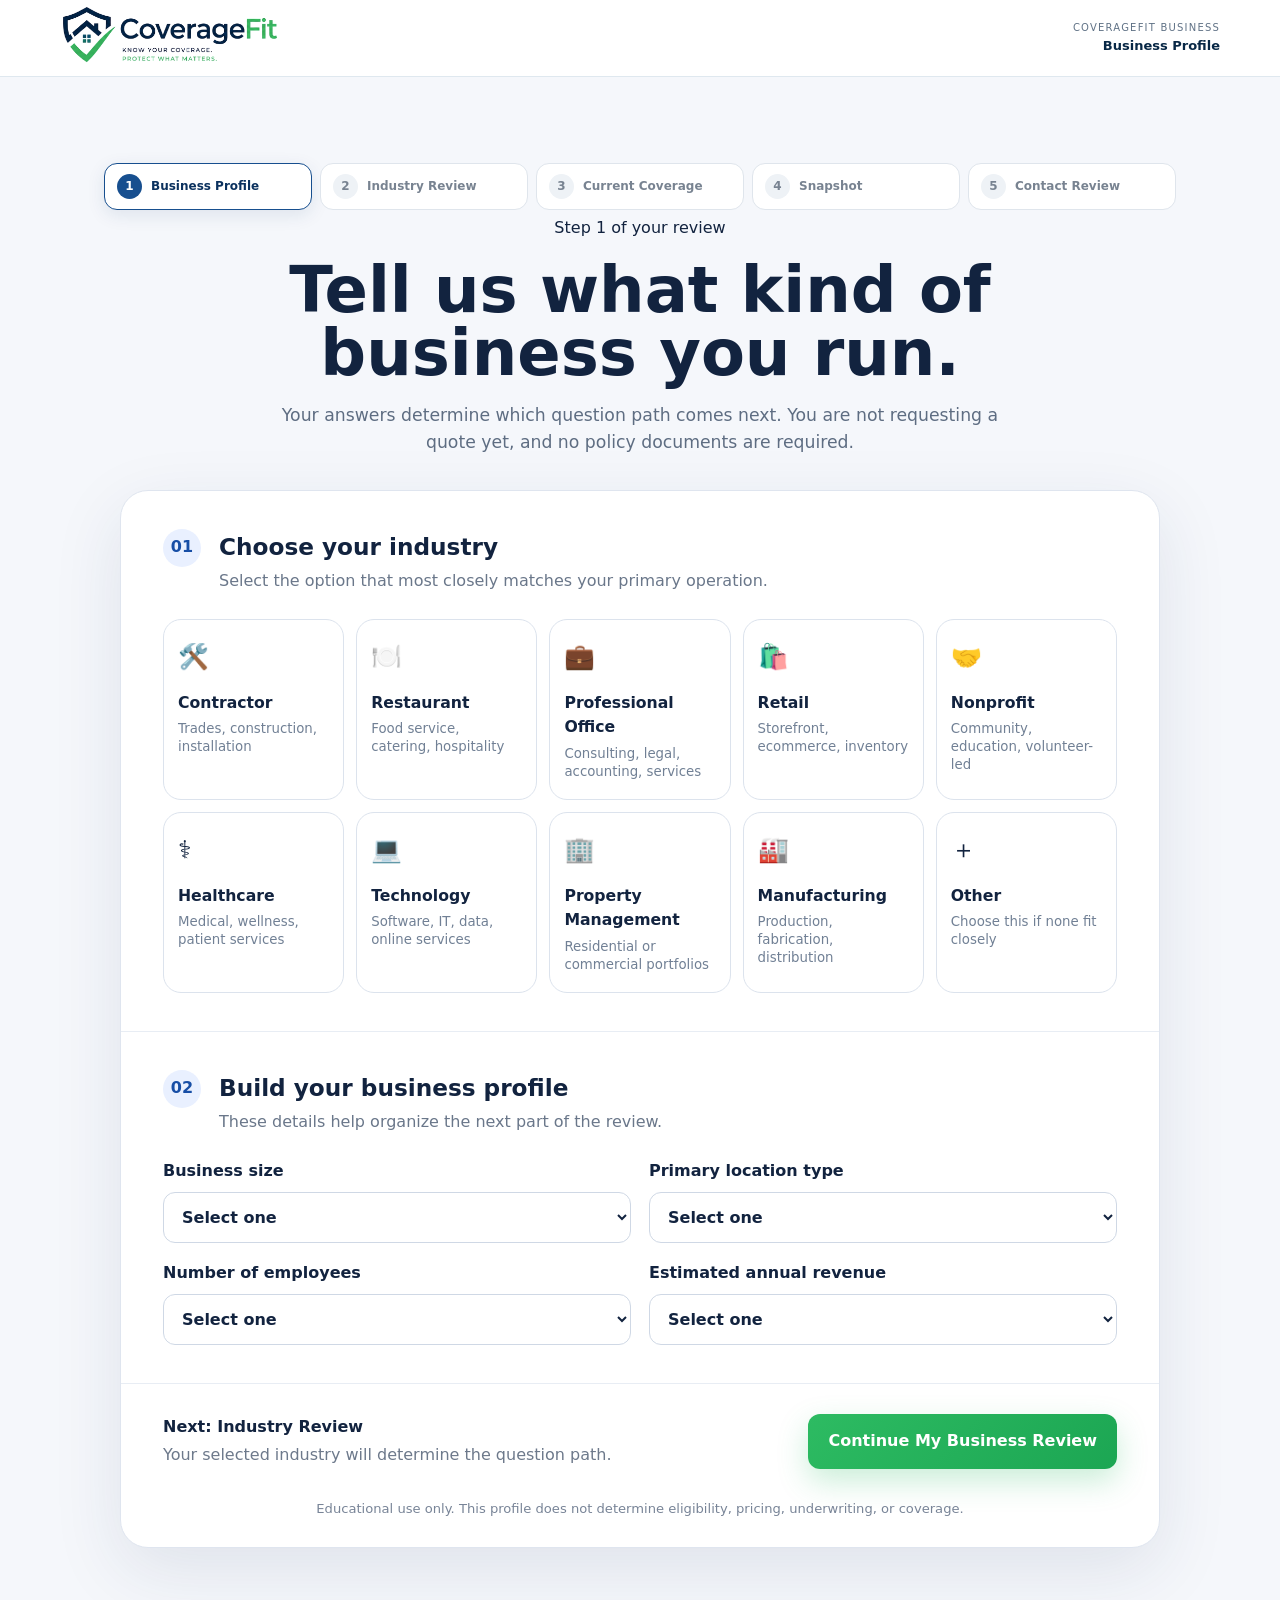
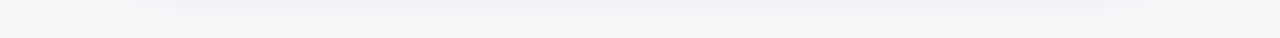
<file: business/assessment/index.html>
<!DOCTYPE html><html lang="en"><head><meta charset="UTF-8"><meta name="viewport" content="width=device-width,initial-scale=1">
  <link rel="manifest" href="/site.webmanifest">
  <meta name="theme-color" content="#0b2f57"><title>CoverageFit Business Protection Review</title><meta name="description" content="Build your personalized Protection Snapshot in about three minutes."><link rel="icon" href="/assets/images/coveragefit-mark.svg"><link rel="stylesheet" href="/assets/css/coveragefit.css"><link rel="stylesheet" href="/assets/css/pilot.css"><link rel="stylesheet" href="/assets/css/journey-timeline.css"><link rel="stylesheet" href="/assets/css/report-generation.css"><link rel="stylesheet" href="/assets/css/trigger-illustrations.css"><link rel="stylesheet" href="/assets/css/business-profile.css">
</head><body class="assessment-shell" data-assessment-route="pilot" data-journey-step="1"><header class="assessment-top"><div class="wrap assessment-top-inner"><a href="/"><img src="/assets/images/coveragefit-logo-board.png" alt="CoverageFit"></a><div class="assessment-presented"><span>Presented by</span><strong data-producer-name>Dylan Haysbert</strong></div></div></header><main class="assessment-main"><div class="business-journey" id="businessJourney" aria-label="Business coverage review progress"><div class="journey-step is-complete" data-stage="profile"><span>1</span><strong>Business Profile</strong></div><div class="journey-step is-active" data-stage="industry"><span>2</span><strong>Industry Review</strong></div><div class="journey-step" data-stage="coverage"><span>3</span><strong>Current Coverage</strong></div><div class="journey-step" data-stage="snapshot"><span>4</span><strong>Snapshot</strong></div><div class="journey-step" data-stage="contact"><span>5</span><strong>Contact Review</strong></div></div>
<section class="cf-trigger-visual" data-cf-assessment-visual style="max-width:260px">
  <img data-trigger-illustration src="/assets/illustrations/default.svg" alt="Protection review illustration">
</section>
<div class="wrap"><div class="assessment-intro"><span class="eyebrow-chip">CoverageFit Business</span><h1 data-trigger-assessment-title>Let's build your Business Protection Snapshot.</h1><p data-trigger-assessment-copy>Each question teaches one useful concept. You do not need your policy in front of you, and “not sure” is always a valid answer.</p></div><div class="tool-card pilot-tool"><div id="quiz"><div class="progress-meta"><span id="stepLabel"></span><span id="timeRemaining">About 3 minutes remaining</span></div><div class="progress"><div class="progress-bar" id="progressBar"></div></div><div class="question"><span class="question-kicker" id="questionKicker">What this helps you understand</span><h2 id="questionTitle"></h2><p id="questionHelp"></p><div class="answers" id="answers"></div></div><div class="actions"><button class="btn ghost" id="backBtn" type="button">← Back</button><button class="btn primary" id="nextBtn" type="button" disabled>Continue My Review</button></div><p class="disclaimer">Educational use only. CoverageFit is not a quote, insurance advice, or a coverage determination.</p></div><div class="early-insight" id="earlyInsight" hidden>
      <span class="eyebrow-chip">One thing we've already noticed</span>
      <h2 id="earlyInsightTitle">Your answers are already creating useful context.</h2>
      <p id="earlyInsightCopy">CoverageFit is beginning to identify the questions most worth bringing into your Protection Review.</p>
      <div class="early-insight-note">You are not being graded. This is about understanding what is worth confirming.</div>
      <button class="btn primary" id="continueInsight" type="button">Continue My Review</button>
    </div><div class="result" id="result" role="region" aria-labelledby="resultTitle">
  <div class="contact-review-shell">
    <div class="contact-review-heading">
      <div class="contact-ready-mark" aria-hidden="true">✓</div>
      <span class="eyebrow-chip">Your review is complete</span>
      <h2 id="resultTitle" tabindex="-1">Your Business Protection Snapshot is ready.</h2>
      <p id="resultCopy"></p>
      <div class="completion-checklist" aria-label="Completed review sections">
        <span><i>✓</i> Business Profile</span><span><i>✓</i> Preparedness Score</span><span><i>✓</i> Personalized Recommendations</span>
      </div>
    </div>
    <div class="snapshot-preview" aria-label="Snapshot preview">
      <div><span>Positive starting point</span><strong id="strongestPreview"></strong></div>
      <div><span>First discussion priority</span><strong id="priorityPreview"></strong></div>
    </div>
    <div class="capture">
      <div><span class="eyebrow">Almost done</span><h3>Where should we send your Protection Snapshot?</h3><p>Your information helps <span data-producer-first-name>Dylan</span> prepare for a focused, more productive Business Protection Review.</p></div>
      <form id="captureForm" action="https://formspree.io/f/mvzlgagr" method="POST" novalidate>
        <input type="hidden" name="_subject" value="New CoverageFit Business Protection Review"><input type="hidden" name="source" value="CoverageFit Business"><input type="hidden" name="trigger" value=""><input type="hidden" name="score" id="captureScore"><input type="hidden" name="risk_areas" id="captureRisks"><input type="hidden" name="priority" id="capturePriority"><input type="hidden" name="report_payload" id="capturePayload">
        <div class="field-row"><label for="firstName">First name<input type="text" name="first_name" id="firstName" required autocomplete="given-name" placeholder="First name"></label><label for="businessName">Business name<input type="text" name="business_name" id="businessName" autocomplete="organization" placeholder="Business name"></label></div>
        <div class="field-row"><label for="email">Email<input type="email" name="email" id="email" required autocomplete="email" placeholder="Email address"></label><label for="phone">Phone<input type="tel" name="phone" id="phone" autocomplete="tel" placeholder="Phone number"></label></div>
        <div class="field-row"><label for="propertyField">Business ZIP<input type="text" name="business_zip" id="propertyField" inputmode="numeric" autocomplete="postal-code" placeholder="Business ZIP code"></label><label for="businessType">Business type<select name="business_type" id="businessType"><option value="">Select one</option><option>Professional or consulting</option><option>Contractor or trades</option><option>Retail or storefront</option><option>Restaurant or food service</option><option>Education, childcare, or nonprofit</option><option>Mobile or home-based service</option><option>Property owner or landlord</option><option>Technology or online business</option><option>Other</option></select></label></div>
        <button class="btn primary full" type="submit">Generate My Protection Snapshot</button>
        <p id="contactConsent">By submitting, you agree that the licensed insurance professional shown on this page may contact you about your assessment. No purchase is required.</p>
      </form>
    </div>
    <div class="contact-review-footer"><span class="privacy-lock">▣ Your information is used only for your coverage review.</span><button class="btn ghost" id="restartBtn" type="button">Retake review</button></div>
    <p class="disclaimer">Your Protection Snapshot is directional and educational. Actual coverage is governed by the issued policy.</p>
  </div>
</div><div id="gapGrid" hidden></div><div id="scoreCircle" hidden><span id="scoreNumber">0</span></div></div></div></main><script src="/assets/js/attribution.js"></script><script src="/assets/js/producer-config.js"></script><script src="/assets/js/producer-branding.js"></script><script src="/assets/js/analytics.js"></script><script src="/business/assessment-config.js"></script><script src="/assets/js/trigger-context.js"></script><script src="/assets/js/report-generation.js"></script><script src="/assets/js/business-industry-modules.js"></script><script src="/assets/js/business-shared-questions.js"></script><script src="/assets/js/business-assessment-profile.js"></script><script src="/assets/js/assessment-engine.js"></script><script src="/assets/js/journey-timeline.js"></script><script src="/assets/js/trigger-illustrations.js"></script><script src="/assets/js/business-production-ui.js"></script>
</body></html>
</file>
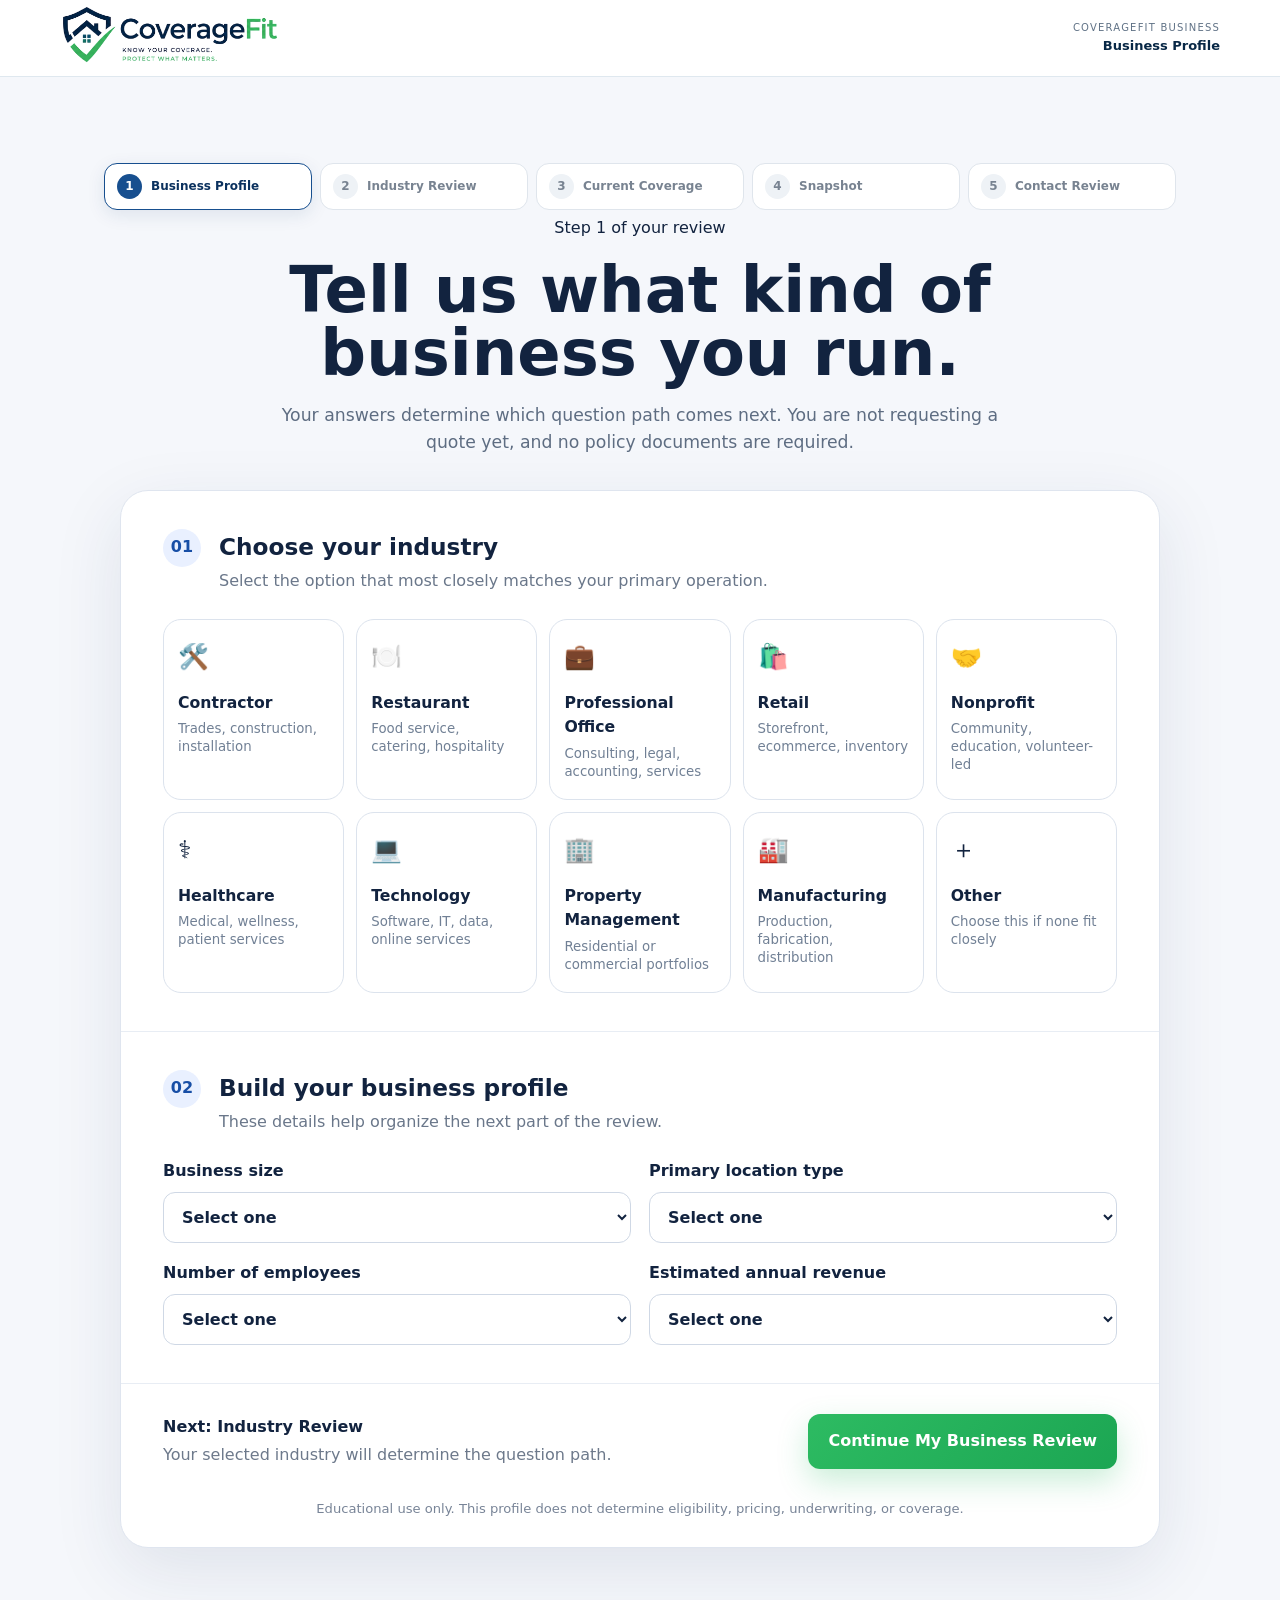
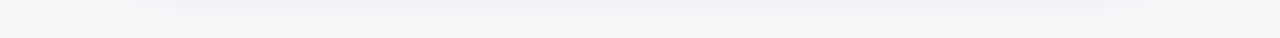
<file: business/profile/index.html>
<!DOCTYPE html>
<html lang="en">
<head>
  <meta charset="UTF-8">
  <meta name="viewport" content="width=device-width,initial-scale=1">
  <link rel="manifest" href="/site.webmanifest">
  <meta name="theme-color" content="#0b2f57">
  <title>Business Profile | CoverageFit Business</title>
  <meta name="description" content="Tell CoverageFit a little about your business so your review can follow the right path.">
  <link rel="icon" href="/assets/images/coveragefit-mark.svg">
  <link rel="stylesheet" href="/assets/css/coveragefit.css">
  <link rel="stylesheet" href="/assets/css/pilot.css">
  <link rel="stylesheet" href="/assets/css/business-profile.css">
</head>
<body class="business-profile-page">
<header class="assessment-top"><div class="wrap assessment-top-inner"><a href="/business/"><img src="/assets/images/coveragefit-logo-board.png" alt="CoverageFit"></a><div class="assessment-presented"><span>CoverageFit Business</span><strong>Business Profile</strong></div></div></header>
<main class="business-profile-main"><div class="business-journey" id="businessJourney" aria-label="Business coverage review progress"><div class="journey-step is-active" data-stage="profile"><span>1</span><strong>Business Profile</strong></div><div class="journey-step" data-stage="industry"><span>2</span><strong>Industry Review</strong></div><div class="journey-step" data-stage="coverage"><span>3</span><strong>Current Coverage</strong></div><div class="journey-step" data-stage="snapshot"><span>4</span><strong>Snapshot</strong></div><div class="journey-step" data-stage="contact"><span>5</span><strong>Contact Review</strong></div></div>
  <div class="wrap business-profile-wrap">
    <div class="business-profile-intro">
      <span class="eyebrow-chip">Step 1 of your review</span>
      <h1>Tell us what kind of business you run.</h1>
      <p>Your answers determine which question path comes next. You are not requesting a quote yet, and no policy documents are required.</p>
    </div>
    <form id="businessProfileForm" class="business-profile-card">
      <section class="profile-section">
        <div class="profile-heading"><span>01</span><div><h2>Choose your industry</h2><p>Select the option that most closely matches your primary operation.</p></div></div>
        <div class="industry-grid" id="industryGrid">
          <label class="industry-option"><input type="radio" name="industry" value="contractor" required><span class="industry-icon">🛠️</span><strong>Contractor</strong><small>Trades, construction, installation</small></label>
          <label class="industry-option"><input type="radio" name="industry" value="restaurant"><span class="industry-icon">🍽️</span><strong>Restaurant</strong><small>Food service, catering, hospitality</small></label>
          <label class="industry-option"><input type="radio" name="industry" value="professional-office"><span class="industry-icon">💼</span><strong>Professional Office</strong><small>Consulting, legal, accounting, services</small></label>
          <label class="industry-option"><input type="radio" name="industry" value="retail"><span class="industry-icon">🛍️</span><strong>Retail</strong><small>Storefront, ecommerce, inventory</small></label>
          <label class="industry-option"><input type="radio" name="industry" value="nonprofit"><span class="industry-icon">🤝</span><strong>Nonprofit</strong><small>Community, education, volunteer-led</small></label>
          <label class="industry-option"><input type="radio" name="industry" value="healthcare"><span class="industry-icon">⚕️</span><strong>Healthcare</strong><small>Medical, wellness, patient services</small></label>
          <label class="industry-option"><input type="radio" name="industry" value="technology"><span class="industry-icon">💻</span><strong>Technology</strong><small>Software, IT, data, online services</small></label>
          <label class="industry-option"><input type="radio" name="industry" value="property-management"><span class="industry-icon">🏢</span><strong>Property Management</strong><small>Residential or commercial portfolios</small></label>
          <label class="industry-option"><input type="radio" name="industry" value="manufacturing"><span class="industry-icon">🏭</span><strong>Manufacturing</strong><small>Production, fabrication, distribution</small></label>
          <label class="industry-option"><input type="radio" name="industry" value="other"><span class="industry-icon">＋</span><strong>Other</strong><small>Choose this if none fit closely</small></label>
        </div>
      </section>

      <section class="profile-section profile-details">
        <div class="profile-heading"><span>02</span><div><h2>Build your business profile</h2><p>These details help organize the next part of the review.</p></div></div>
        <div class="profile-fields">
          <label>Business size<select name="businessSize" required><option value="">Select one</option><option value="just-me">Just me</option><option value="2-5">2–5 people</option><option value="6-20">6–20 people</option><option value="21-50">21–50 people</option><option value="51-plus">51+ people</option></select></label>
          <label>Primary location type<select name="locationType" required><option value="">Select one</option><option value="home-based">Home-based</option><option value="mobile">Mobile / customer locations</option><option value="office">Office</option><option value="retail-storefront">Retail storefront</option><option value="restaurant-facility">Restaurant / food facility</option><option value="warehouse">Warehouse</option><option value="industrial">Industrial / manufacturing</option><option value="multiple">Multiple location types</option></select></label>
          <label>Number of employees<select name="employees" required><option value="">Select one</option><option value="0">No employees</option><option value="1-5">1–5 employees</option><option value="6-20">6–20 employees</option><option value="21-50">21–50 employees</option><option value="51-plus">51+ employees</option></select></label>
          <label>Estimated annual revenue<select name="revenueRange" required><option value="">Select one</option><option value="pre-revenue">Pre-revenue / startup</option><option value="under-100k">Under $100,000</option><option value="100k-250k">$100,000–$250,000</option><option value="250k-500k">$250,000–$500,000</option><option value="500k-1m">$500,000–$1 million</option><option value="1m-5m">$1 million–$5 million</option><option value="5m-plus">More than $5 million</option></select></label>
        </div>
      </section>

      <div class="profile-submit-row">
        <div><strong>Next: Industry Review</strong><span>Your selected industry will determine the question path.</span></div>
        <button class="btn primary" type="submit">Continue My Business Review</button>
      </div>
      <p class="profile-disclaimer">Educational use only. This profile does not determine eligibility, pricing, underwriting, or coverage.</p>
    </form>
  </div>
</main>
<script src="/assets/js/attribution.js"></script><script src="/assets/js/business-profile.js"></script>
</body>
</html>
</file>
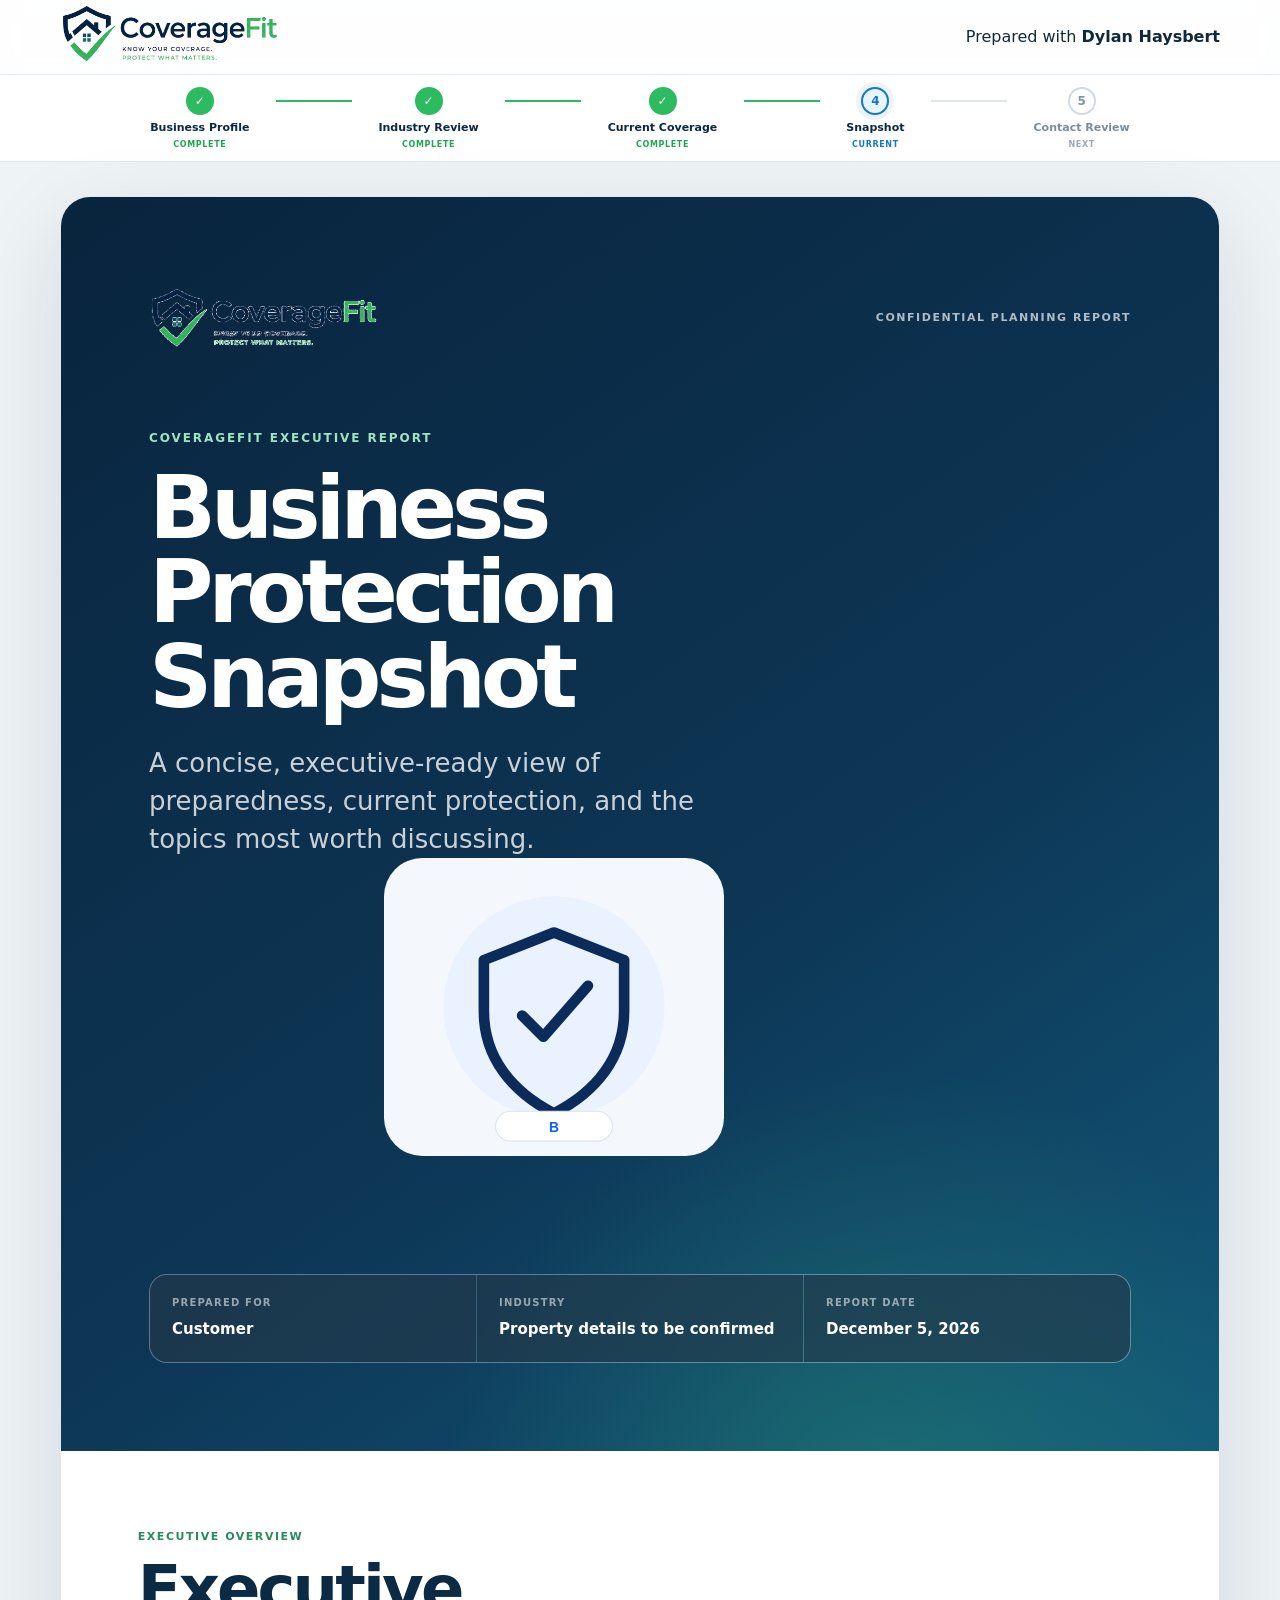
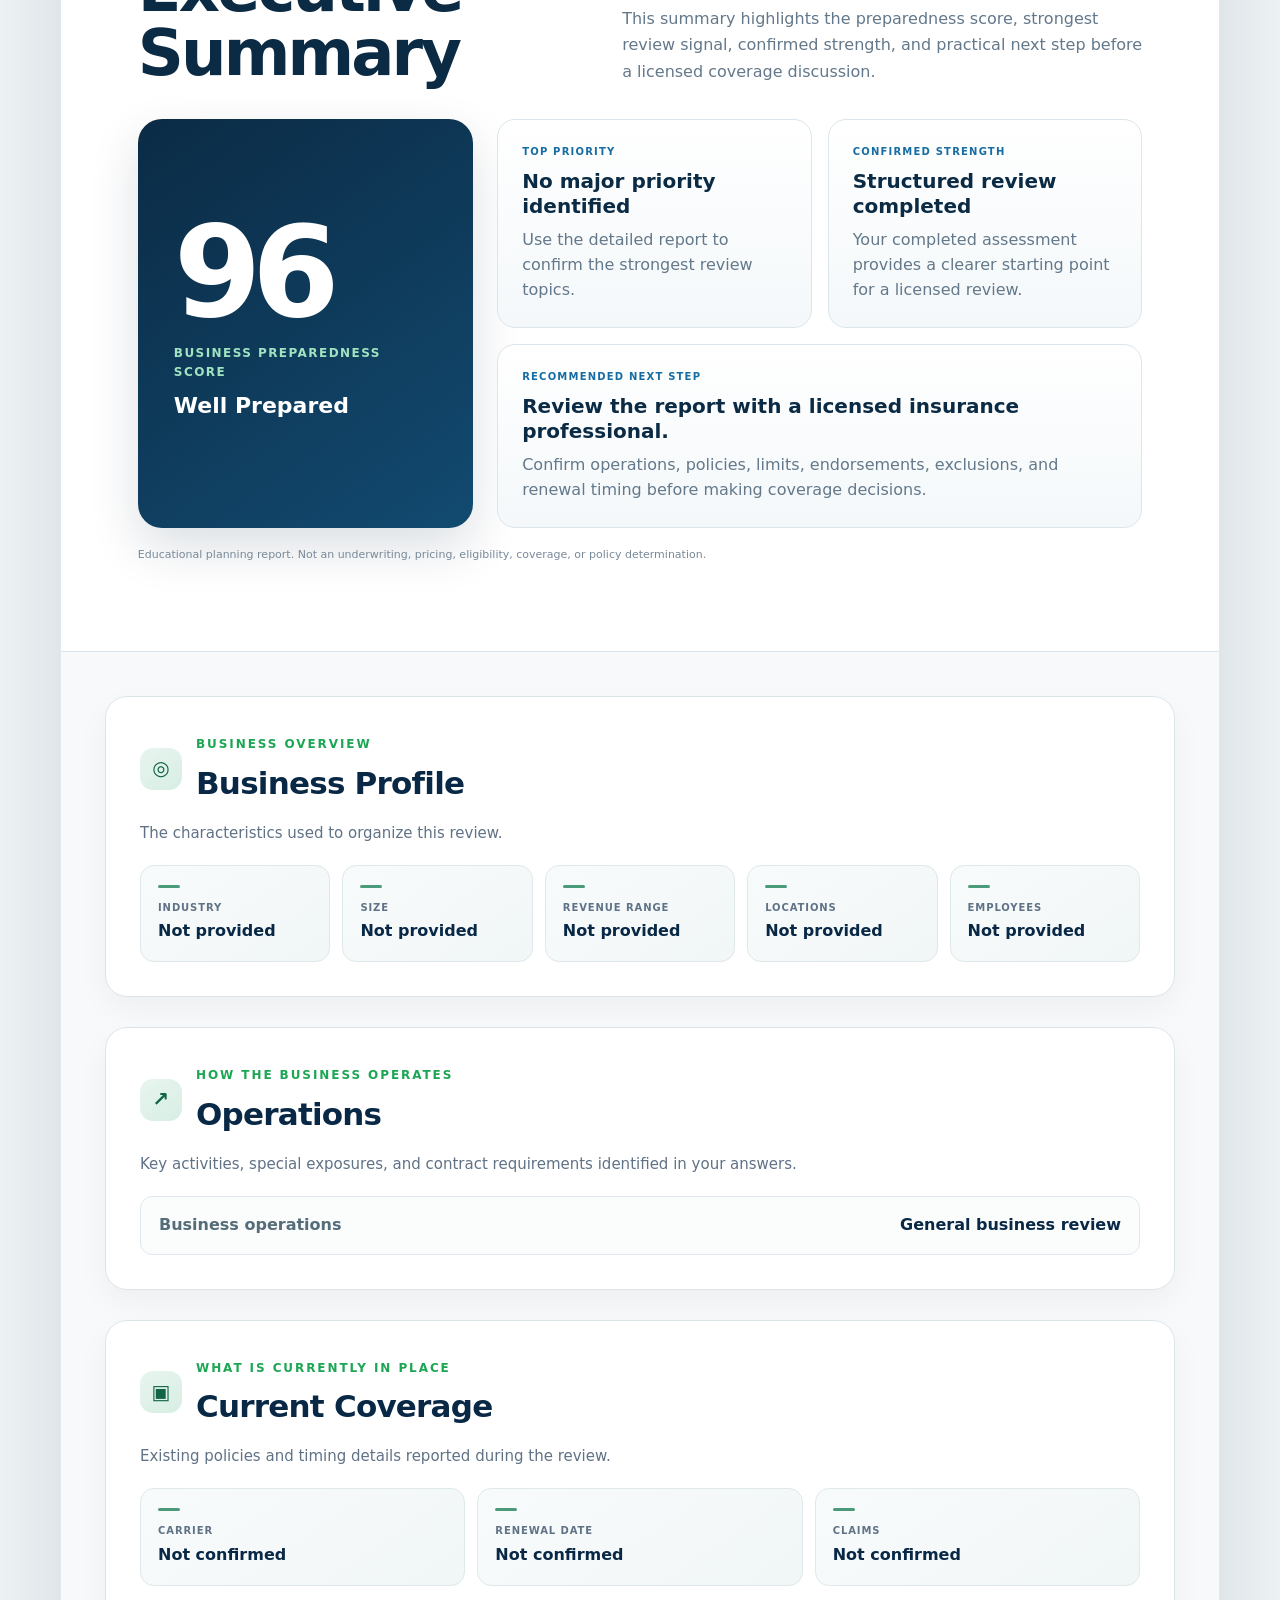
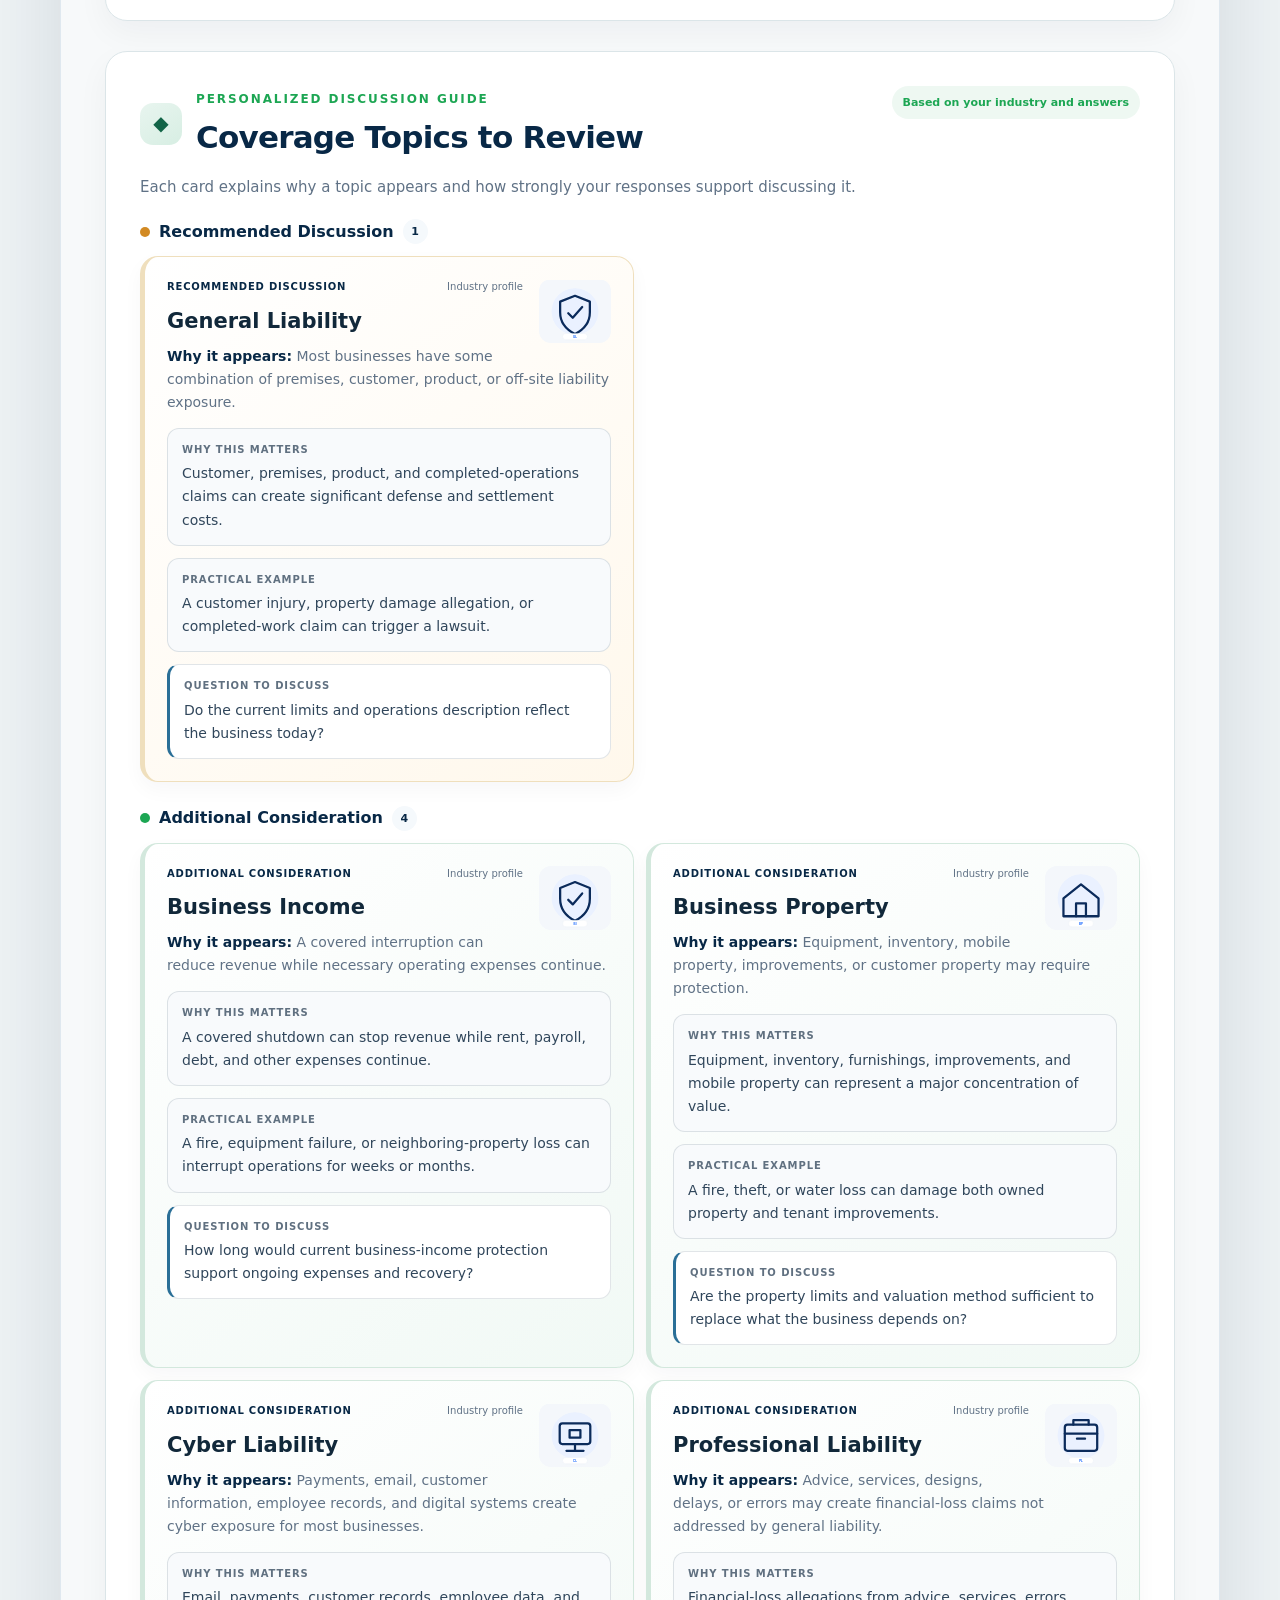
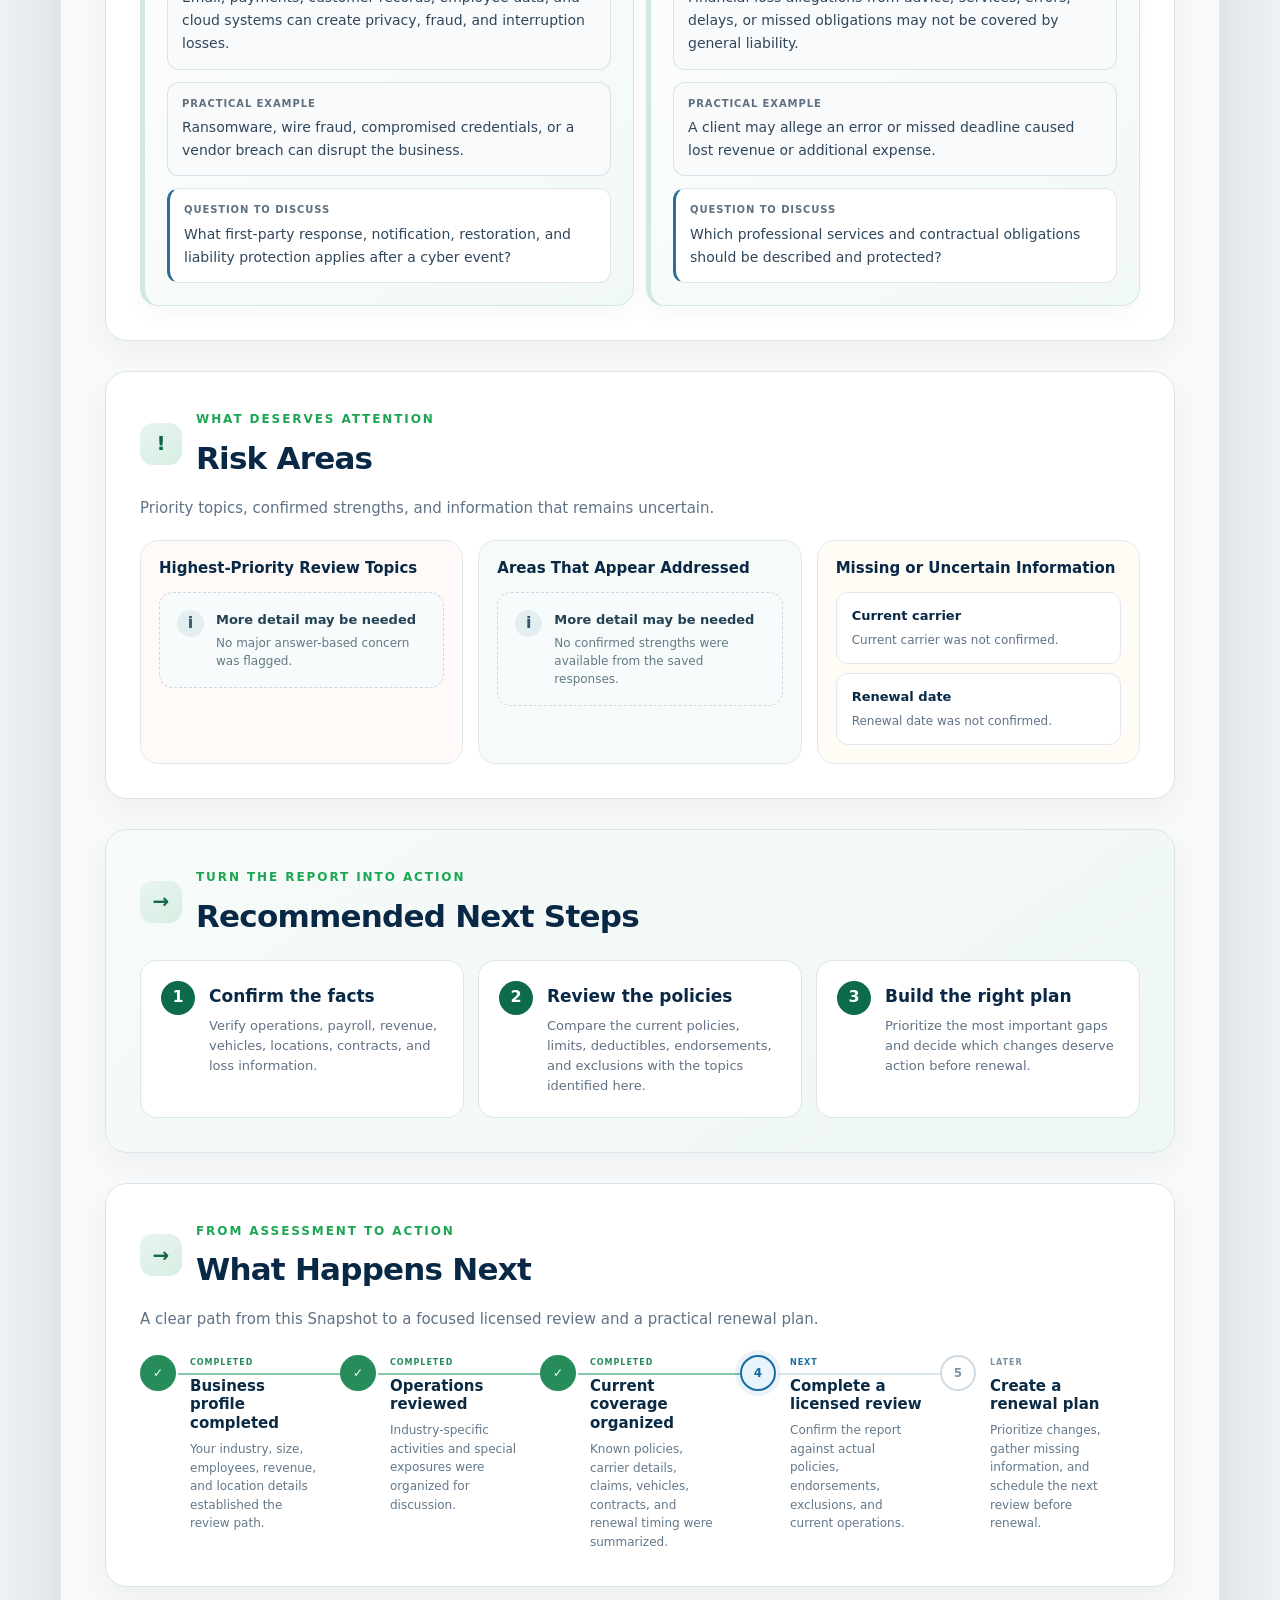
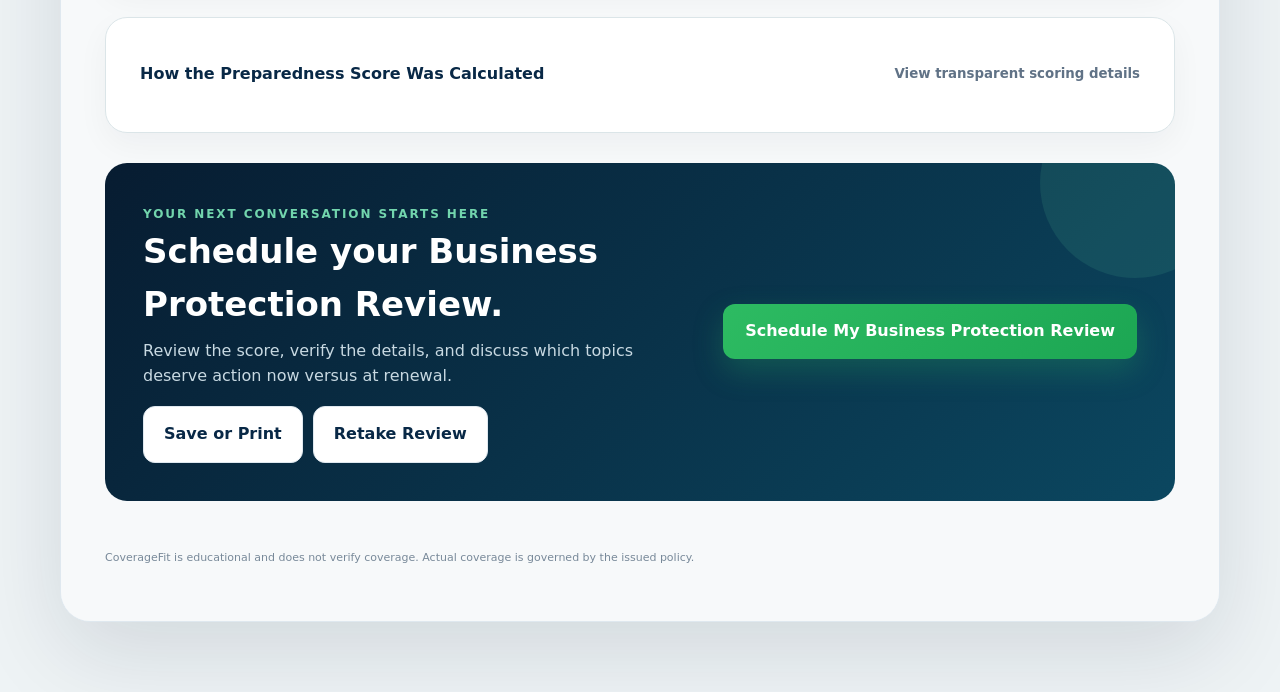
<file: business/report/index.html>
<!DOCTYPE html>
<html lang="en">
<head>
  <meta charset="UTF-8">
  <meta name="viewport" content="width=device-width,initial-scale=1">
  <link rel="manifest" href="/site.webmanifest">
  <meta name="theme-color" content="#0b2f57">
  <title>Your CoverageFit Business Protection Snapshot</title>
  <meta name="description" content="Your personalized CoverageFit Business Protection Snapshot and preparedness score.">
  <link rel="icon" href="/assets/images/coveragefit-mark.svg">
  <link rel="stylesheet" href="/assets/css/coveragefit.css">
  <link rel="stylesheet" href="/assets/css/pilot.css">
  <link rel="stylesheet" href="/assets/css/executive-report-engine.css">
  <link rel="stylesheet" href="/assets/css/trigger-illustrations.css">
  <link rel="stylesheet" href="/assets/css/journey-timeline.css">
<link rel="stylesheet" href="/assets/css/trigger-library.css">
</head>
<body class="report-body business-report-v28 business-report-v29" data-report-type="business" data-journey-product="business" data-journey-step="4">
<header class="report-header">
  <div class="wrap report-header-inner">
    <a href="/" aria-label="CoverageFit home"><img src="/assets/images/coveragefit-logo-board.png" alt="CoverageFit"></a>
    <span>Prepared with <strong data-producer-name>Dylan Haysbert</strong></span>
  </div>
</header>
<main class="business-report cf-exec-body">
<section class="cf-exec-cover" aria-label="Report cover">
  <div class="cf-exec-brand"><img src="/assets/images/coveragefit-logo-board.png" alt="CoverageFit"><span class="cf-exec-confidential">Confidential planning report</span></div>
  <div class="cf-exec-cover-copy"><span class="cf-exec-cover-kicker">CoverageFit Executive Report</span><h1 data-exec-title>Business Protection Snapshot</h1><p class="cf-exec-cover-subtitle" data-exec-subtitle></p><div class="cf-report-cover-visual"><img id="businessReportHero" src="/assets/illustrations/default.svg" alt="CoverageFit business protection illustration"></div></div>
  <div class="cf-exec-cover-meta"><div><span>Prepared for</span><strong data-exec-name>Your Business</strong></div><div><span>Industry</span><strong data-exec-detail>Business</strong></div><div><span>Report date</span><strong data-exec-date></strong></div></div>
</section>
<section class="cf-exec-summary-page" aria-labelledby="exec-summary-title">
  <span class="cf-exec-section-kicker">Executive overview</span><div class="cf-exec-summary-head"><h2 id="exec-summary-title">Executive Summary</h2><p>This summary highlights the preparedness score, strongest review signal, confirmed strength, and practical next step before a licensed coverage discussion.</p></div>
  <div class="cf-exec-score-grid"><article class="cf-exec-score-card"><div class="cf-exec-score-number" data-exec-score>0</div><span>Business Preparedness Score</span><strong data-exec-rating>Review Recommended</strong></article><div class="cf-exec-summary-cards"><article class="cf-exec-summary-card"><span>Top priority</span><strong data-exec-priority>No major priority identified</strong><p data-exec-priority-detail></p></article><article class="cf-exec-summary-card"><span>Confirmed strength</span><strong data-exec-strength>Review completed</strong><p data-exec-strength-detail></p></article><article class="cf-exec-summary-card wide"><span>Recommended next step</span><strong>Review the report with a licensed insurance professional.</strong><p>Confirm operations, policies, limits, endorsements, exclusions, and renewal timing before making coverage decisions.</p></article></div></div>
  <p class="disclaimer">Educational planning report. Not an underwriting, pricing, eligibility, coverage, or policy determination.</p>
</section>
  <div class="business-report-content">

    <section class="business-report-section">
      <div class="section-title-with-icon"><span class="section-icon" aria-hidden="true">◎</span><div><span class="eyebrow">Business overview</span><h2>Business Profile</h2></div></div>
      <p class="lead">The characteristics used to organize this review.</p>
      <div class="profile-grid profile-grid-premium" id="profileGrid"></div>
    </section>

    <section class="business-report-section">
      <div class="section-title-with-icon"><span class="section-icon" aria-hidden="true">↗</span><div><span class="eyebrow">How the business operates</span><h2>Operations</h2></div></div>
      <p class="lead">Key activities, special exposures, and contract requirements identified in your answers.</p>
      <div class="snapshot-rows polished-rows" id="operations"></div>
    </section>

    <section class="business-report-section">
      <div class="section-title-with-icon"><span class="section-icon" aria-hidden="true">▣</span><div><span class="eyebrow">What is currently in place</span><h2>Current Coverage</h2></div></div>
      <p class="lead">Existing policies and timing details reported during the review.</p>
      <div class="coverage-grid coverage-grid-premium" id="coverageGrid"></div>
    </section>

    <section class="business-report-section recommendations-section">
      <div class="section-heading-row">
        <div class="section-title-with-icon"><span class="section-icon" aria-hidden="true">◆</span><div><span class="eyebrow">Personalized discussion guide</span><h2>Coverage Topics to Review</h2></div></div>
        <span class="recommendation-note">Based on your industry and answers</span>
      </div>
      <p class="lead">Each card explains why a topic appears and how strongly your responses support discussing it.</p>
      <div class="recommendation-groups" id="recommendationGroups"></div>
    </section>

    <section class="business-report-section risk-dashboard-section">
      <div class="section-title-with-icon"><span class="section-icon" aria-hidden="true">!</span><div><span class="eyebrow">What deserves attention</span><h2>Risk Areas</h2></div></div>
      <p class="lead">Priority topics, confirmed strengths, and information that remains uncertain.</p>
      <div class="risk-dashboard-grid">
        <div class="risk-column priority-column"><h3>Highest-Priority Review Topics</h3><div class="risk-list" id="priorityList"></div></div>
        <div class="risk-column strength-column"><h3>Areas That Appear Addressed</h3><div class="risk-list" id="strengthList"></div></div>
        <div class="risk-column missing-column"><h3>Missing or Uncertain Information</h3><div class="snapshot-rows" id="missingList"></div></div>
      </div>
    </section>

    <section class="business-report-section next-steps-section">
      <div class="section-title-with-icon"><span class="section-icon" aria-hidden="true">→</span><div><span class="eyebrow">Turn the report into action</span><h2>Recommended Next Steps</h2></div></div>
      <div class="next-steps-grid">
        <article><span>1</span><div><h3>Confirm the facts</h3><p>Verify operations, payroll, revenue, vehicles, locations, contracts, and loss information.</p></div></article>
        <article><span>2</span><div><h3>Review the policies</h3><p>Compare the current policies, limits, deductibles, endorsements, and exclusions with the topics identified here.</p></div></article>
        <article><span>3</span><div><h3>Build the right plan</h3><p>Prioritize the most important gaps and decide which changes deserve action before renewal.</p></div></article>
      </div>
    </section>

    <section class="business-report-section journey-plan-section">
      <div class="section-title-with-icon"><span class="section-icon" aria-hidden="true">→</span><div><span class="eyebrow">From assessment to action</span><h2>What Happens Next</h2></div></div>
      <p class="lead">A clear path from this Snapshot to a focused licensed review and a practical renewal plan.</p>
      <div data-cf-action-timeline></div>
    </section>

    <section class="business-report-section methodology">
      <details>
        <summary><span>How the Preparedness Score Was Calculated</span><small>View transparent scoring details</small></summary>
        <p class="lead">The score begins at 100. Each answer has a visible, predefined preparedness deduction. Confirmed or not-applicable answers receive no deduction. Missing carrier or renewal information deducts two points each. No carrier appetite, underwriting rule, premium, or eligibility data is used.</p>
        <div class="deduction-list" id="deductions"></div>
      </details>
    </section>

    <section class="report-cta report-cta-premium">
      <div>
        <span class="eyebrow">Your next conversation starts here</span>
        <h2>Schedule your Business Protection Review.</h2>
        <p>Review the score, verify the details, and discuss which topics deserve action now versus at renewal.</p>
        <div class="report-actions"><button class="btn ghost" id="printReport" type="button">Save or Print</button><a class="btn ghost" href="/business/assessment/">Retake Review</a></div>
      </div>
      <a class="btn primary schedule-review-button" href="/book/?product=business">Schedule My Business Protection Review</a>
    </section>
    <p class="disclaimer">CoverageFit is educational and does not verify coverage. Actual coverage is governed by the issued policy.</p>
  </div>
</main>
<script src="/assets/js/attribution.js"></script><script src="/assets/js/producer-config.js"></script><script src="/assets/js/executive-report-engine.js"></script><script src="/assets/js/illustration-engine.js"></script><script src="/assets/js/recommendation-engine.js"></script><script src="/assets/js/business-recommendation-rules.js"></script><script src="/assets/js/trigger-library.js"></script><script src="/assets/js/producer-branding.js"></script><script src="/assets/js/analytics.js"></script><script src="/assets/js/business-recommendations.js"></script><script src="/assets/js/business-report.js"></script><script src="/assets/js/business-production-ui.js"></script><script src="/assets/js/journey-timeline.js"></script>
</body></html>
</file>
<file: assets/css/coveragefit.css>
:root{--navy:#082846;--navy2:#061a2e;--blue:#1478c9;--green:#2dbb62;--green2:#1ca653;--ink:#12263a;--muted:#607286;--line:#dfe8ef;--pale:#f5f9fc;--white:#fff;--orange:#e7933f;--shadow:0 22px 70px rgba(8,40,70,.12);--radius:24px}*{box-sizing:border-box}html{scroll-behavior:smooth}body{margin:0;font-family:Inter,ui-sans-serif,system-ui,-apple-system,BlinkMacSystemFont,"Segoe UI",sans-serif;color:var(--ink);background:#fff;line-height:1.55}.wrap{width:min(1160px,calc(100% - 40px));margin:auto}.site-header{position:sticky;top:0;z-index:40;background:rgba(255,255,255,.92);backdrop-filter:blur(16px);border-bottom:1px solid rgba(223,232,239,.8)}.nav-shell{height:92px;display:flex;align-items:center;gap:30px}.logo img{display:block;width:292px;height:auto;max-height:72px;object-fit:contain}.nav-shell nav{display:flex;gap:26px;margin-left:auto}.nav-shell nav a,.footer-grid a{color:var(--ink);text-decoration:none;font-size:14px;font-weight:650}.nav-cta,.btn{display:inline-flex;align-items:center;justify-content:center;text-decoration:none;border:0;cursor:pointer;font:inherit;font-weight:800;border-radius:12px;transition:.2s}.nav-cta{background:var(--navy);color:#fff;padding:12px 18px}.menu{display:none;margin-left:auto;background:none;border:0;font-size:24px}.hero{overflow:hidden;background:radial-gradient(circle at 78% 15%,rgba(45,187,98,.15),transparent 28%),linear-gradient(135deg,#f9fcff 0%,#eef7fc 52%,#f7fcf9 100%);padding:76px 0 84px}.hero-grid{display:grid;grid-template-columns:1.05fr .8fr;gap:72px;align-items:center}.pill,.eyebrow,.assessment-heading>span,.section-head>span{display:inline-block;text-transform:uppercase;letter-spacing:.16em;font-size:12px;font-weight:850;color:var(--green2)}.pill{padding:8px 12px;background:#e7f8ee;border:1px solid #c7efd7;border-radius:999px}.hero h1{font-size:clamp(48px,6vw,78px);line-height:1.02;letter-spacing:-.05em;margin:22px 0}.hero h1 em{font-style:normal;color:var(--green)}.hero-copy>p{font-size:20px;color:var(--muted);max-width:690px}.hero-actions{display:flex;gap:14px;margin:30px 0 18px}.btn{padding:15px 20px}.btn.primary{background:linear-gradient(135deg,var(--green),var(--green2));color:#fff;box-shadow:0 12px 30px rgba(45,187,98,.25)}.btn.ghost{border:1px solid var(--line);background:#fff;color:var(--navy)}.btn.white{background:#fff;color:var(--navy)}.btn.full{width:100%}.micro-proof{display:flex;flex-wrap:wrap;gap:18px;color:var(--muted);font-size:13px}.dashboard-card{background:#fff;border:1px solid rgba(255,255,255,.8);border-radius:28px;padding:28px;box-shadow:var(--shadow);position:relative}.dashboard-card:before{content:"";position:absolute;inset:-1px;border-radius:28px;padding:1px;background:linear-gradient(140deg,rgba(20,120,201,.25),rgba(45,187,98,.35));-webkit-mask:linear-gradient(#000 0 0) content-box,linear-gradient(#000 0 0);-webkit-mask-composite:xor;pointer-events:none}.mini-brand{display:flex;align-items:center;gap:10px;font-size:13px;font-weight:750}.mini-brand img{width:34px;height:36px;object-fit:contain}.gauge{width:190px;height:190px;margin:26px auto 18px;border-radius:50%;display:grid;place-items:center;background:conic-gradient(var(--green) 295deg,#e7eef3 0)}.gauge-inner{width:146px;height:146px;background:#fff;border-radius:50%;display:flex;flex-direction:column;align-items:center;justify-content:center;box-shadow:inset 0 0 0 1px var(--line)}.gauge-inner strong{font-size:54px;line-height:1;color:var(--navy)}.gauge-inner span{font-size:12px;color:var(--muted)}.preview-status{text-align:center;margin-bottom:20px}.preview-status b,.preview-status span{display:block}.preview-status span{color:var(--muted);font-size:13px}.preview-bars>div{display:grid;grid-template-columns:90px 1fr 30px;align-items:center;gap:10px;font-size:12px;margin:12px 0}.preview-bars i{height:7px;background:#eaf0f4;border-radius:8px;overflow:hidden}.preview-bars i b{display:block;height:100%;background:linear-gradient(90deg,var(--blue),var(--green));border-radius:8px}.dashboard-note{background:var(--pale);border-radius:12px;padding:12px;text-align:center;font-size:12px;color:var(--muted);margin-top:18px}.trust-bar{border-top:1px solid var(--line);border-bottom:1px solid var(--line);background:#fff}.trust-row{display:grid;grid-template-columns:repeat(4,1fr);text-align:center;padding:20px 0;color:var(--navy);font-weight:800;letter-spacing:.08em;text-transform:uppercase;font-size:12px}.trust-row span+span{border-left:1px solid var(--line)}.section{padding:100px 0}.pale{background:var(--pale)}.section-head{text-align:center;max-width:760px;margin:0 auto 50px}.section h2,.assessment-heading h2{font-size:clamp(34px,4vw,52px);line-height:1.08;letter-spacing:-.035em;margin:10px 0 16px;color:var(--navy)}.section-head p,.score-story>div>p,.guide p{color:var(--muted);font-size:18px}.three-grid{display:grid;grid-template-columns:repeat(3,1fr);gap:22px}.three-grid article{position:relative;border:1px solid var(--line);border-radius:var(--radius);padding:30px;background:#fff}.three-grid article>b{position:absolute;right:24px;top:20px;font-size:42px;color:#eef3f6}.icon{width:52px;height:52px;border-radius:16px;background:#e8f8ef;color:var(--green2);display:grid;place-items:center;font-size:26px;font-weight:800}.three-grid h3{font-size:21px;color:var(--navy)}.three-grid p{color:var(--muted)}.score-story{display:grid;grid-template-columns:.9fr 1.1fr;gap:70px;align-items:center}.legend{display:grid;gap:10px;margin-top:28px}.legend div{display:grid;grid-template-columns:14px 75px 1fr;align-items:center;gap:10px}.legend i{width:10px;height:10px;border-radius:50%}.green{background:var(--green)}.blue{background:var(--blue)}.orange{background:var(--orange)}.score-tiles{display:grid;grid-template-columns:1fr 1fr;gap:16px}.score-tiles article{background:#fff;border:1px solid var(--line);border-radius:20px;padding:24px}.score-tiles article:first-child{grid-column:1/-1}.score-tiles span{font-size:12px;text-transform:uppercase;letter-spacing:.1em;color:var(--muted);font-weight:800}.score-tiles strong{display:block;font-size:22px;margin:8px 0;color:var(--navy)}.score-tiles p{margin:0;color:var(--muted)}.assessment-section{padding:100px 0;background:linear-gradient(180deg,#092b4c 0%,#061b30 100%)}.assessment-heading{text-align:center;color:#fff;max-width:760px;margin:0 auto 42px}.assessment-heading h2{color:#fff}.assessment-heading p{color:#c7d7e5}.tool-card{max-width:900px;margin:auto;background:#fff;border-radius:28px;padding:38px;box-shadow:0 30px 100px rgba(0,0,0,.25)}.progress-meta{display:flex;justify-content:space-between;font-size:12px;font-weight:800;color:var(--muted);text-transform:uppercase;letter-spacing:.1em}.progress{height:8px;background:#e9eff3;border-radius:999px;overflow:hidden;margin:12px 0 34px}.progress-bar{height:100%;width:0;background:linear-gradient(90deg,var(--blue),var(--green));transition:.25s}.question-kicker{font-size:12px;color:var(--green2);font-weight:850;text-transform:uppercase;letter-spacing:.1em}.question h2{font-size:32px;color:var(--navy);line-height:1.15;margin:10px 0}.question>p{color:var(--muted)}.answers{display:grid;gap:12px;margin-top:26px}.answer{width:100%;background:#fff;border:1px solid var(--line);border-radius:16px;padding:18px;text-align:left;display:flex;align-items:center;justify-content:space-between;cursor:pointer;transition:.18s}.answer:hover,.answer.selected{border-color:var(--green);background:#f2fcf6;transform:translateY(-1px)}.answer strong,.answer span{display:block}.answer strong{font-size:16px;color:var(--navy)}.answer span{font-size:13px;color:var(--muted);margin-top:3px}.circle{width:21px;height:21px;border-radius:50%;border:2px solid #cbd7df}.answer.selected .circle{border:6px solid var(--green)}.actions{display:flex;justify-content:space-between;gap:12px;margin-top:30px}.actions button:disabled{opacity:.45;cursor:not-allowed}.disclaimer{font-size:11px;color:#788999;margin-top:18px}.result{display:none}.result-top{display:grid;grid-template-columns:180px 1fr;gap:28px;align-items:center}.score-circle{width:170px;height:170px;border-radius:50%;display:grid;place-items:center;background:conic-gradient(var(--green) 0deg,#e7eef3 0deg)}.score-circle>div{width:130px;height:130px;border-radius:50%;background:#fff;display:flex;align-items:center;justify-content:center;gap:4px}.score-circle span{font-size:48px;font-weight:850;color:var(--navy)}.score-circle small{color:var(--muted)}.status{display:inline-block;padding:7px 10px;border-radius:999px;font-size:11px;font-weight:850;text-transform:uppercase;letter-spacing:.08em}.status.good{background:#e6f7ed;color:#168847}.status.medium{background:#e7f1fb;color:#1767a9}.status.weak{background:#fff0df;color:#9a5d14}.result-top h2{color:var(--navy);font-size:34px;line-height:1.1}.result-top p{color:var(--muted)}.preview-grid{display:grid;grid-template-columns:1fr 1fr;gap:15px;margin:28px 0}.preview-card{border:1px solid #cfeadb;background:#f3fbf6;border-radius:16px;padding:20px}.preview-card.priority{border-color:#f3d6b6;background:#fff8ef}.preview-card span,.capture .eyebrow{font-size:11px;text-transform:uppercase;letter-spacing:.1em;color:var(--muted);font-weight:850}.preview-card strong{display:block;color:var(--navy);margin-top:8px}.capture{display:grid;grid-template-columns:.9fr 1.1fr;gap:28px;background:var(--pale);border-radius:20px;padding:26px}.capture h3{font-size:25px;line-height:1.15;color:var(--navy);margin:8px 0}.capture p{color:var(--muted);font-size:13px}.field-row{display:grid;grid-template-columns:1fr 1fr;gap:10px}.capture label{display:block;font-size:11px;font-weight:800;color:var(--navy);margin-bottom:10px}.capture input{width:100%;margin-top:5px;padding:13px;border:1px solid var(--line);border-radius:10px;font:inherit}.gap-grid{display:grid;grid-template-columns:1fr 1fr;gap:12px;margin-top:24px}.gap-card{border-radius:14px;padding:16px;border:1px solid var(--line)}.gap-card strong,.gap-card span{display:block}.gap-card span{font-size:12px;color:var(--muted);margin-top:5px}.gap-card.good{border-left:4px solid var(--green)}.gap-card.caution{border-left:4px solid var(--blue)}.gap-card.warning{border-left:4px solid var(--orange)}.result-cta{margin-top:24px;padding:28px;border-radius:20px;background:linear-gradient(135deg,var(--navy),#0d477a);color:#fff;display:flex;justify-content:space-between;gap:20px;align-items:center}.result-cta span{font-size:11px;text-transform:uppercase;letter-spacing:.1em;color:#9fd5ff}.result-cta h2{margin:6px 0}.result-cta p{margin:0;color:#caddeb}.guide{background:#fff}.guide-grid{display:grid;grid-template-columns:300px 1fr;gap:70px;align-items:center}.guide-mark{background:linear-gradient(145deg,#edf8f2,#eef7fc);border-radius:32px;padding:55px}.guide-mark img{width:100%;max-height:260px;object-fit:contain}.producer-card{margin-top:28px;border:1px solid var(--line);border-radius:18px;padding:18px;display:grid;grid-template-columns:50px 1fr auto;align-items:center;gap:14px}.avatar{width:50px;height:50px;border-radius:50%;display:grid;place-items:center;background:var(--navy);color:#fff;font-weight:850}.producer-card strong,.producer-card span,.producer-card small{display:block}.producer-card span,.producer-card small{color:var(--muted)}.producer-card a{color:var(--green2);font-weight:850;text-decoration:none}footer{background:#061a2e;color:#d7e5ef;padding:55px 0 20px}.footer-grid{display:grid;grid-template-columns:1.2fr .5fr 1fr;gap:55px}.footer-grid img{width:310px;max-width:100%;border-radius:14px;display:block}.footer-logo{filter:none!important}.footer-grid b,.footer-grid a{display:block;color:#fff;margin-bottom:10px}.footer-grid p{margin:0;color:#adc2d1;font-size:13px}.copyright{border-top:1px solid rgba(255,255,255,.1);padding-top:18px;margin-top:36px;font-size:12px;color:#839bab}.mobile-sticky{display:none}@media(max-width:850px){.nav-shell nav,.nav-cta{display:none}.menu{display:block}.hero-grid,.score-story,.guide-grid,.capture{grid-template-columns:1fr}.hero{padding-top:50px}.dashboard-card{max-width:520px}.three-grid{grid-template-columns:1fr}.trust-row{grid-template-columns:1fr 1fr;gap:0}.trust-row span{padding:10px}.trust-row span+span{border-left:0}.score-tiles{grid-template-columns:1fr}.score-tiles article:first-child{grid-column:auto}.result-top{grid-template-columns:1fr;text-align:center}.score-circle{margin:auto}.preview-grid,.gap-grid,.field-row{grid-template-columns:1fr}.result-cta{display:block}.result-cta .btn{margin-top:18px}.guide-mark{max-width:280px}.producer-card{grid-template-columns:50px 1fr}.producer-card a{grid-column:2}.footer-grid{grid-template-columns:1fr}.mobile-sticky{display:block;position:fixed;bottom:12px;left:12px;right:12px;z-index:50;background:var(--green);color:#fff;text-decoration:none;text-align:center;padding:14px;border-radius:12px;font-weight:850;box-shadow:0 10px 35px rgba(0,0,0,.22)}body{padding-bottom:70px}}@media(max-width:520px){.wrap{width:min(100% - 24px,1160px)}.logo img{width:242px}.hero h1{font-size:45px}.hero-actions{display:grid}.tool-card{padding:22px}.question h2{font-size:26px}.section{padding:72px 0}.guide-mark{padding:35px}.dashboard-card{padding:20px}}

.answer-feedback{border-radius:14px;padding:15px;margin-top:14px;background:#f4fbf7;border:1px solid #cdebd9}.answer-feedback:empty{display:none}.answer-feedback strong,.answer-feedback span{display:block}.answer-feedback strong{color:#168847;font-size:12px}.answer-feedback span{color:#607286;font-size:13px;margin-top:3px}.progress-preview{display:grid;grid-template-columns:1fr 1fr;gap:12px;margin:18px 0}.progress-preview>div{background:#f5f9fc;border:1px solid #dfe8ef;border-radius:12px;padding:14px}.progress-preview span,.progress-preview small{display:block;color:#607286;font-size:11px}.progress-preview strong{display:block;color:#082846;font-size:19px}@media(max-width:720px){.progress-preview{grid-template-columns:1fr}}

/* Producer presentation layer */
.producer-card .producer-headshot{width:48px;height:48px;border-radius:50%;object-fit:cover}
.producer-card .presented-by{display:block;color:var(--muted,#52606d);font-size:.78rem;margin-bottom:2px}
[hidden]{display:none!important}

/* CoverageFit 4.2.2 conversion-flow enhancements */
.report-ready-overlay{position:fixed;inset:0;z-index:9999;background:rgba(5,25,45,.82);backdrop-filter:blur(8px);display:grid;place-items:center;padding:24px;opacity:0;visibility:hidden;transition:.2s ease}.report-ready-overlay.show{opacity:1;visibility:visible}.report-ready-card{width:min(520px,100%);background:#fff;border-radius:28px;padding:42px 34px;text-align:center;box-shadow:0 30px 90px rgba(0,0,0,.28)}.report-ready-mark{width:62px;height:62px;border-radius:50%;display:grid;place-items:center;margin:0 auto 18px;background:#e6f8ed;color:#168847;font-size:30px;font-weight:900}.report-ready-card>span{font-size:11px;text-transform:uppercase;letter-spacing:.14em;color:#168847;font-weight:900}.report-ready-card h2{margin:10px 0;color:#082846;font-size:30px;letter-spacing:-.035em}.report-ready-card p{margin:0;color:#607286;line-height:1.6}.report-ready-loader{height:5px;background:#e7eef3;border-radius:99px;overflow:hidden;margin-top:25px}.report-ready-loader i{display:block;height:100%;width:42%;background:#2dbb62;border-radius:99px;animation:cfLoad 1.1s ease-in-out infinite}@keyframes cfLoad{0%{transform:translateX(-110%)}100%{transform:translateX(340%)}}.question-kicker{transition:.2s ease}.answer-feedback{animation:cfFeedback .24s ease both}@keyframes cfFeedback{from{opacity:0;transform:translateY(5px)}to{opacity:1;transform:none}}@media(max-width:560px){.report-ready-card{padding:34px 22px}.report-ready-card h2{font-size:26px}}
</file>
<file: assets/css/pages.css>
.page-hero{padding:88px 0 72px;background:radial-gradient(circle at 82% 12%,rgba(45,187,98,.16),transparent 28%),linear-gradient(135deg,#f8fcff,#eef7fc 58%,#f7fcf9)}
.page-hero .narrow,.narrow{max-width:820px;margin:0 auto}.page-hero h1{font-size:clamp(42px,6vw,72px);line-height:1.02;letter-spacing:-.045em;color:var(--navy);margin:16px 0}.page-hero p{font-size:19px;color:var(--muted);max-width:720px}.eyebrow-chip{display:inline-flex;padding:7px 12px;border-radius:999px;background:#e7f8ee;color:var(--green2);font-weight:850;font-size:11px;letter-spacing:.13em;text-transform:uppercase}.content-section{padding:72px 0}.content-section.pale{background:var(--pale)}.content-section h2{font-size:clamp(30px,4vw,48px);color:var(--navy);letter-spacing:-.035em}.content-section h3{color:var(--navy)}.prose{max-width:780px}.prose p,.prose li{color:var(--muted);font-size:17px;line-height:1.75}.card-grid{display:grid;grid-template-columns:repeat(3,1fr);gap:20px}.info-card{background:#fff;border:1px solid var(--line);border-radius:20px;padding:24px;box-shadow:0 12px 34px rgba(5,35,60,.06)}.info-card h3{margin:8px 0}.info-card p{color:var(--muted);line-height:1.6}.route-grid{display:grid;grid-template-columns:repeat(2,1fr);gap:18px}.route-card{display:block;text-decoration:none;background:#fff;border:1px solid var(--line);border-radius:18px;padding:24px;transition:.2s}.route-card:hover{transform:translateY(-2px);box-shadow:var(--shadow)}.route-card span{font-size:12px;color:var(--green2);font-weight:850;text-transform:uppercase;letter-spacing:.1em}.route-card h3{margin:8px 0;color:var(--navy)}.route-card p{color:var(--muted);margin:0}.trigger-hero{padding:78px 0;background:linear-gradient(135deg,#f8fcff,#eff8fc)}.trigger-grid{display:grid;grid-template-columns:1fr .72fr;gap:48px;align-items:center}.trigger-panel{background:#fff;border:1px solid var(--line);border-radius:24px;padding:28px;box-shadow:var(--shadow)}.trigger-panel ul{padding-left:20px;color:var(--muted);line-height:1.8}.step-shell{max-width:840px;margin:0 auto;background:#fff;border:1px solid var(--line);border-radius:24px;padding:32px;box-shadow:var(--shadow)}.step-kicker{font-size:11px;letter-spacing:.12em;text-transform:uppercase;color:var(--green2);font-weight:850}.step-shell h1{font-size:42px;color:var(--navy);letter-spacing:-.035em}.step-shell p{font-size:17px;color:var(--muted);line-height:1.65}.step-actions{display:flex;gap:12px;flex-wrap:wrap;margin-top:24px}.producer-tool{background:#071c30;color:#dce9f1;border-radius:22px;padding:28px}.producer-tool h2,.producer-tool h3{color:#fff}.producer-tool p,.producer-tool li{color:#bed0dc}.legal h1{font-size:46px}.legal h2{margin-top:38px}.legal p,.legal li{color:var(--muted);line-height:1.75}.glossary dt{font-weight:850;color:var(--navy);margin-top:20px}.glossary dd{margin:5px 0 0;color:var(--muted);line-height:1.6}.article-list article{padding:22px 0;border-bottom:1px solid var(--line)}.article-list h3{margin:0 0 6px}.article-list p{margin:0;color:var(--muted)}
@media(max-width:850px){.card-grid{grid-template-columns:1fr}.route-grid{grid-template-columns:1fr}.trigger-grid{grid-template-columns:1fr}.page-hero{padding:62px 0}.step-shell{padding:24px}.step-shell h1{font-size:35px}}

/* CoverageFit platform expansion */
.platform-hero{padding:96px 0 54px;background:radial-gradient(circle at 82% 10%,rgba(45,187,98,.18),transparent 26%),linear-gradient(135deg,#f8fcff,#eef7fc 58%,#f7fcf9)}
.platform-hero-inner{max-width:900px;text-align:center}.platform-hero h1{font-size:clamp(48px,7vw,82px);line-height:1;letter-spacing:-.055em;color:var(--navy);margin:18px 0}.platform-lead{font-size:23px;color:var(--muted);max-width:760px;margin:0 auto}.platform-note{margin:24px auto 0;max-width:760px;padding:14px 18px;border:1px solid #cfe1ec;border-radius:14px;background:rgba(255,255,255,.76);color:#315064;font-size:15px;line-height:1.55}.platform-note.compact{margin:20px 0;max-width:700px}.platform-routes{padding:42px 0 84px;background:#f7fafc}.journey-grid{display:grid;grid-template-columns:repeat(6,1fr);gap:18px}.journey-card{grid-column:span 2;display:block;text-decoration:none;background:#fff;border:1px solid var(--line);border-radius:24px;padding:28px;box-shadow:0 16px 38px rgba(5,35,60,.07);transition:.2s}.journey-card:nth-child(4),.journey-card:nth-child(5){grid-column:span 3}.journey-card.live:hover{transform:translateY(-4px);box-shadow:var(--shadow)}.journey-card.soon{opacity:.72}.journey-card span{font-size:12px;color:var(--green2);font-weight:850;text-transform:uppercase;letter-spacing:.1em}.journey-card h2{font-size:27px;line-height:1.12;color:var(--navy);margin:14px 0 10px}.journey-card p{color:var(--muted);line-height:1.6}.journey-card strong{color:var(--navy)}.journey-icon{width:52px;height:52px;display:grid;place-items:center;border-radius:15px;background:#edf7f2;color:var(--green2);font-size:30px;margin-bottom:18px}.business-topic-panel{align-self:center;padding:34px;background:#fff;border:1px solid var(--line);border-radius:24px;box-shadow:var(--shadow)}.business-topic-panel h2{font-size:30px;color:var(--navy)}.business-topic-panel ul{padding-left:20px;color:var(--muted);line-height:1.9}.footer-journeys{display:flex;gap:14px;flex-wrap:wrap;margin-bottom:12px}.footer-journeys a,.footer-journeys span{color:#bed0dc;font-size:13px;text-decoration:none}.pilot-nav{gap:24px}.pilot-links{flex-wrap:wrap;justify-content:flex-end}
@media(max-width:900px){.journey-card,.journey-card:nth-child(4),.journey-card:nth-child(5){grid-column:span 3}.pilot-links a:not(.btn){display:none}}
@media(max-width:640px){.platform-hero{padding:68px 0 38px}.journey-grid{grid-template-columns:1fr}.journey-card,.journey-card:nth-child(4),.journey-card:nth-child(5){grid-column:auto}.platform-routes{padding-top:24px}.business-topic-panel{padding:24px}}
</file>
<file: assets/css/pilot.css>
:root{--pilot-max:1120px}
*{box-sizing:border-box}
body{overflow-x:hidden}
.pilot-header{position:sticky;top:0;z-index:50;background:rgba(255,255,255,.96);backdrop-filter:blur(16px);border-bottom:1px solid var(--line)}
.pilot-nav{min-height:78px;display:flex;align-items:center;justify-content:space-between;gap:28px}.pilot-logo img{display:block;width:230px;max-width:52vw}.pilot-links{display:flex;align-items:center;gap:26px}.pilot-links a{font-weight:750;color:var(--navy);font-size:14px}.pilot-links .btn{color:#fff}.pilot-menu{display:none}
.pilot-hero{padding:76px 0 72px;background:radial-gradient(circle at 80% 10%,rgba(45,187,98,.15),transparent 30%),linear-gradient(135deg,#f9fcff,#eef7fc 58%,#f8fdf9)}
.pilot-hero-grid{display:grid;grid-template-columns:1.03fr .8fr;gap:64px;align-items:center}.pilot-hero h1{font-size:clamp(45px,6vw,76px);line-height:1;letter-spacing:-.055em;margin:18px 0;color:var(--navy)}.pilot-hero h1 em{font-style:normal;color:var(--green)}.pilot-hero p{font-size:19px;line-height:1.65;color:var(--muted);max-width:690px}.pilot-proof{display:flex;flex-wrap:wrap;gap:14px;margin-top:18px;color:var(--muted);font-size:13px}.pilot-proof span{display:inline-flex;align-items:center;gap:6px}.pilot-art{background:#fff;border-radius:30px;padding:18px;box-shadow:var(--shadow);border:1px solid rgba(255,255,255,.9)}.pilot-art img{display:block;width:100%;border-radius:21px}.presented-strip{display:flex;align-items:center;gap:12px;margin-top:20px;padding:13px 15px;background:#fff;border:1px solid var(--line);border-radius:15px;max-width:450px}.presented-strip .avatar{flex:0 0 auto}.presented-strip span,.presented-strip strong,.presented-strip small{display:block}.presented-strip span{font-size:10px;text-transform:uppercase;letter-spacing:.12em;color:var(--muted);font-weight:850}.presented-strip strong{color:var(--navy)}.presented-strip small{color:var(--muted);font-size:12px}
.pilot-section{padding:78px 0}.pilot-section.pale{background:var(--pale)}.pilot-center{text-align:center;max-width:760px;margin:0 auto 38px}.pilot-center h2{font-size:clamp(31px,4vw,48px);letter-spacing:-.035em;color:var(--navy);margin:8px 0 12px}.pilot-center p{color:var(--muted);font-size:17px}.pilot-three{display:grid;grid-template-columns:repeat(3,1fr);gap:18px}.pilot-card{background:#fff;border:1px solid var(--line);border-radius:20px;padding:26px;box-shadow:0 12px 35px rgba(9,36,61,.06)}.pilot-card .num{display:grid;place-items:center;width:40px;height:40px;border-radius:13px;background:#e8f8ef;color:var(--green2);font-weight:900}.pilot-card h3{color:var(--navy);margin:17px 0 8px}.pilot-card p{color:var(--muted);margin:0}
.pilot-final{padding:72px 0;background:#071c31;color:#fff}.pilot-final-grid{display:grid;grid-template-columns:1fr auto;gap:36px;align-items:center}.pilot-final h2{font-size:clamp(31px,4vw,48px);margin:0 0 10px}.pilot-final p{color:#bbcedc;max-width:670px}.pilot-footer{background:#061728;color:#a9bfce;padding:32px 0}.pilot-footer-inner{display:flex;justify-content:space-between;align-items:center;gap:30px}.pilot-footer img{width:210px;border-radius:8px}.pilot-footer p{max-width:690px;margin:0;font-size:12px}
.assessment-shell{background:#f5f9fc;min-height:100vh}.assessment-top{background:#fff;border-bottom:1px solid var(--line)}.assessment-top-inner{min-height:76px;display:flex;align-items:center;justify-content:space-between}.assessment-top img{width:220px;max-width:53vw}.assessment-presented{text-align:right}.assessment-presented span,.assessment-presented strong{display:block}.assessment-presented span{font-size:10px;color:var(--muted);text-transform:uppercase;letter-spacing:.12em}.assessment-presented strong{font-size:13px;color:var(--navy)}.assessment-main{padding:58px 0 80px}.assessment-intro{text-align:center;max-width:720px;margin:0 auto 30px}.assessment-intro h1{color:var(--navy);font-size:clamp(34px,5vw,54px);letter-spacing:-.04em;margin:10px 0}.assessment-intro p{color:var(--muted);font-size:17px}.tool-card.pilot-tool{max-width:850px;margin:auto}.pilot-tool .question{min-height:300px}.pilot-tool .question h2{font-size:clamp(25px,4vw,38px)}.answer-feedback{display:none}.answer-feedback:not(:empty){display:block}.snapshot-ready{display:grid;grid-template-columns:1fr;gap:18px}.snapshot-status{display:inline-flex;width:max-content;padding:7px 12px;border-radius:999px;background:#e9f8f0;color:var(--green2);font-weight:850;font-size:11px;text-transform:uppercase;letter-spacing:.08em}.snapshot-ready h2{font-size:36px;letter-spacing:-.035em;color:var(--navy);margin:0}.snapshot-ready p{color:var(--muted);font-size:16px}.snapshot-preview{display:grid;grid-template-columns:1fr 1fr;gap:12px}.snapshot-preview>div{padding:17px;border-radius:15px;background:var(--pale)}.snapshot-preview span,.snapshot-preview strong{display:block}.snapshot-preview span{font-size:11px;text-transform:uppercase;letter-spacing:.07em;color:var(--muted)}.snapshot-preview strong{color:var(--navy);margin-top:6px}.capture{margin-top:6px}.capture h3{margin-top:4px}.capture form p{font-size:11px;line-height:1.5}
.report-body{background:#f3f7fa}.report-header{background:#fff;border-bottom:1px solid var(--line)}.report-header-inner{min-height:74px;display:flex;align-items:center;justify-content:space-between}.report-header img{width:220px;max-width:53vw}.report-shell{max-width:980px;margin:34px auto 70px;background:#fff;border:1px solid var(--line);border-radius:26px;box-shadow:var(--shadow);overflow:hidden}.report-hero{padding:50px;background:linear-gradient(135deg,#071e34,#0c3558);color:#fff}.report-kicker{font-size:11px;text-transform:uppercase;letter-spacing:.14em;font-weight:850;color:#8fd7ad}.report-hero h1{font-size:clamp(40px,6vw,68px);letter-spacing:-.05em;margin:12px 0}.report-hero .narrative{font-size:19px;line-height:1.65;color:#d5e4ee;max-width:790px}.report-meta{display:flex;flex-wrap:wrap;gap:12px;margin-top:27px}.report-meta div{background:rgba(255,255,255,.08);border:1px solid rgba(255,255,255,.13);border-radius:12px;padding:10px 13px}.report-meta span,.report-meta strong{display:block}.report-meta span{font-size:9px;text-transform:uppercase;letter-spacing:.1em;color:#a7c0d0}.report-meta strong{font-size:13px}.report-content{padding:42px 50px}.report-section{padding:34px 0;border-bottom:1px solid var(--line)}.report-section:last-child{border-bottom:0}.report-section h2{font-size:31px;letter-spacing:-.035em;color:var(--navy);margin:0 0 9px}.report-section>.lead{color:var(--muted);margin:0 0 24px}.strength-list{display:grid;grid-template-columns:repeat(3,1fr);gap:12px}.strength-item{border:1px solid #cdebd9;background:#f5fcf8;border-radius:16px;padding:18px;color:var(--navy)}.strength-item i{display:block;font-style:normal;color:var(--green);font-weight:900;margin-bottom:7px}.priority-list{display:grid;gap:14px}.priority-card{border:1px solid var(--line);border-radius:18px;padding:22px;display:grid;grid-template-columns:48px 1fr;gap:16px}.priority-num{width:48px;height:48px;display:grid;place-items:center;border-radius:15px;background:#eaf3fb;color:var(--blue);font-weight:900;font-size:19px}.priority-card h3{margin:0 0 7px;color:var(--navy);font-size:22px}.priority-card p{margin:0;color:var(--muted)}.priority-card .ask{margin-top:11px;padding:12px 14px;border-radius:12px;background:var(--pale);color:var(--navy);font-weight:750}.question-list,.action-list{display:grid;gap:10px}.question-list div,.action-list div{display:flex;gap:11px;align-items:flex-start;padding:14px 15px;border:1px solid var(--line);border-radius:13px;color:var(--navy)}.question-list b,.action-list b{color:var(--green);font-size:18px}.report-cta{padding:38px;border-radius:22px;background:#eff9f3;border:1px solid #cdebd9;display:grid;grid-template-columns:1fr auto;gap:28px;align-items:center}.report-cta h2{margin:0 0 8px}.report-cta p{color:var(--muted);margin:0}.report-actions{display:flex;flex-wrap:wrap;gap:10px;margin-top:18px}.benchmark{font-size:11px;color:#a9bfce;margin-top:14px}.report-empty{padding:24px;border-radius:14px;background:#fff5e8;color:#74501a}.booking-page{min-height:100vh;background:linear-gradient(135deg,#f8fcff,#eef7fc)}.booking-card{max-width:760px;margin:54px auto;background:#fff;border:1px solid var(--line);border-radius:28px;box-shadow:var(--shadow);padding:44px}.booking-card h1{font-size:clamp(38px,6vw,60px);letter-spacing:-.045em;color:var(--navy);margin:10px 0}.booking-card>p{color:var(--muted);font-size:17px}.booking-list{display:grid;gap:10px;margin:25px 0}.booking-list div{display:flex;gap:10px;padding:14px;background:var(--pale);border-radius:12px;color:var(--navy)}.booking-actions{display:grid;grid-template-columns:1fr 1fr;gap:12px}.booking-note{text-align:center;margin-top:17px;color:var(--muted);font-size:12px}
@media(max-width:820px){.pilot-links a:not(.btn){display:none}.pilot-hero-grid,.pilot-three,.pilot-final-grid,.strength-list,.report-cta{grid-template-columns:1fr}.pilot-art{max-width:600px;margin:auto}.pilot-final .btn{width:100%;text-align:center}.report-shell{margin:0;border-radius:0;border-left:0;border-right:0}.report-content,.report-hero{padding:34px 22px}.snapshot-preview{grid-template-columns:1fr}.booking-actions{grid-template-columns:1fr}.pilot-footer-inner{display:grid;text-align:center}.pilot-footer img{margin:auto}.assessment-presented span{display:none}}
@media(max-width:520px){.pilot-nav{min-height:68px}.pilot-logo img,.assessment-top img,.report-header img{width:185px}.pilot-hero{padding:52px 0}.pilot-hero h1{font-size:43px}.pilot-hero .btn{width:100%;text-align:center}.pilot-proof{display:grid}.assessment-main{padding-top:38px}.tool-card.pilot-tool{padding:19px}.report-meta{display:grid}.priority-card{grid-template-columns:40px 1fr}.priority-num{width:40px;height:40px}.booking-card{margin:0;border-radius:0;min-height:100vh;padding:34px 22px}}
@media print{.report-header,.report-actions,.report-cta .btn{display:none!important}.report-body{background:#fff}.report-shell{box-shadow:none;border:0;margin:0;max-width:none}.report-hero{print-color-adjust:exact;-webkit-print-color-adjust:exact}.report-section{break-inside:avoid}.report-cta{break-inside:avoid}}

/* Meta conversion polish */
.conversion-positioning{font-size:14px!important;font-weight:850;color:var(--green2)!important;text-transform:uppercase;letter-spacing:.08em;margin:18px 0 6px!important}
.conversion-quote{font-size:22px!important;line-height:1.38!important;font-weight:800;color:var(--navy)!important;max-width:680px}
.trigger-value-box{margin:24px 0 10px;padding:18px 20px;background:rgba(255,255,255,.8);border:1px solid var(--line);border-radius:16px;max-width:650px}
.trigger-value-box>strong{display:block;color:var(--navy);margin-bottom:9px}
.trigger-value-grid{display:grid;gap:7px;color:var(--muted);font-size:14px}
.conversion-proof{margin-top:18px;font-weight:750;color:var(--navy)}
.risk-remover{font-size:13px!important;color:var(--muted)!important;margin:8px 0 14px!important}
.designed-for{font-size:12px!important;color:var(--muted)!important;margin-top:12px!important}
.early-insight{max-width:850px;margin:auto;padding:42px;border-radius:24px;background:linear-gradient(145deg,#fff,#eef8f3);border:1px solid #cdebd9;box-shadow:var(--shadow);text-align:left}
.early-insight h2{font-size:clamp(28px,4vw,42px);color:var(--navy);letter-spacing:-.035em;margin:18px 0 12px}
.early-insight p{font-size:18px;color:var(--muted);line-height:1.65}
.early-insight-note{padding:14px 16px;background:#fff;border:1px solid var(--line);border-radius:14px;color:var(--navy);margin:20px 0;font-size:14px}
.report-thank-you{font-size:17px;line-height:1.65;color:var(--muted);max-width:850px;margin:14px 0 24px;padding:16px 18px;border-left:4px solid var(--green);background:#f4fbf7;border-radius:0 12px 12px 0}
.booking-reassurance{padding:16px 18px;background:#eef9f2;border:1px solid #cdebd9;border-radius:14px;color:var(--navy)!important}
@media(max-width:700px){
 .trigger-conversion-hero{padding-top:50px}
 .conversion-quote{font-size:19px!important}
 .trigger-value-box{padding:16px}
 .early-insight{padding:27px 22px}
}

/* CoverageFit Business v2.1 landing experience */
.business-premium-hero{position:relative;overflow:hidden}
.business-premium-hero:after{content:"";position:absolute;right:-140px;bottom:-220px;width:520px;height:520px;border-radius:50%;background:rgba(45,187,98,.08);pointer-events:none}
.business-hero-visual{position:relative;z-index:1;padding:28px;border:1px solid rgba(255,255,255,.95);border-radius:30px;background:linear-gradient(155deg,#ffffff 0%,#f5fafc 62%,#edf8f2 100%);box-shadow:0 28px 70px rgba(5,35,60,.15)}
.business-visual-topline{display:flex;align-items:center;justify-content:space-between;gap:18px;padding-bottom:20px;border-bottom:1px solid var(--line);font-size:11px;text-transform:uppercase;letter-spacing:.12em;color:var(--muted);font-weight:850}
.business-visual-topline strong{color:var(--green2);font-size:12px}
.business-visual-score{padding:30px 0 24px}
.business-visual-score small{display:block;color:var(--green2);font-size:11px;text-transform:uppercase;letter-spacing:.12em;font-weight:850}
.business-visual-score h2{font-size:clamp(30px,4vw,44px);line-height:1.04;letter-spacing:-.045em;color:var(--navy);margin:12px 0}
.business-visual-score p{font-size:15px;line-height:1.6;margin:0;color:var(--muted)}
.business-visual-grid{display:grid;grid-template-columns:1fr 1fr;gap:12px}
.business-visual-grid>div{padding:17px;border:1px solid var(--line);border-radius:16px;background:rgba(255,255,255,.82)}
.business-visual-grid span,.business-visual-grid strong,.business-visual-grid small{display:block}
.business-visual-grid span{font-size:10px;letter-spacing:.1em;color:var(--green2);font-weight:900}
.business-visual-grid strong{color:var(--navy);margin:8px 0 3px}
.business-visual-grid small{color:var(--muted);font-size:11px}
.business-visual-footer{margin-top:18px;padding:14px 16px;border-radius:14px;background:#071c31;color:#d7e6ef;font-size:13px;font-weight:750;text-align:center}
.business-value-section{background:#fff}
.business-trust-grid{display:grid;grid-template-columns:1.15fr .75fr;gap:52px;align-items:center}
.business-trust-grid h2,.business-about-grid h2{font-size:clamp(32px,4.5vw,52px);line-height:1.06;letter-spacing:-.04em;color:var(--navy);margin:9px 0 16px}
.business-trust-grid>div>p,.business-about-grid>div>p{font-size:17px;line-height:1.72;color:var(--muted)}
.business-topic-list{display:grid;grid-template-columns:1fr 1fr;gap:11px;margin-top:25px}
.business-topic-list span{padding:14px 15px;border:1px solid var(--line);border-radius:13px;background:#fff;color:var(--navy);font-size:13px;font-weight:750}
.business-topic-list span:before{content:"✓";color:var(--green);font-weight:900;margin-right:8px}
.business-trust-card{padding:31px;border:1px solid var(--line);border-radius:24px;background:#fff;box-shadow:var(--shadow)}
.business-trust-card h3{font-size:29px;line-height:1.12;letter-spacing:-.035em;color:var(--navy);margin:18px 0 12px}
.business-trust-card p{color:var(--muted);line-height:1.65}
.business-trust-card ul{padding:0;margin:22px 0 0;list-style:none;display:grid;gap:10px}
.business-trust-card li{padding:12px 14px;border-radius:12px;background:var(--pale);color:var(--navy);font-size:13px;font-weight:750}
.business-trust-card li:before{content:"✓";color:var(--green);font-weight:900;margin-right:9px}
.business-about-section{background:#fff}
.business-about-grid{display:grid;grid-template-columns:.42fr 1fr;gap:54px;align-items:center;max-width:980px}
.business-about-mark{min-height:310px;display:flex;flex-direction:column;align-items:center;justify-content:center;border-radius:28px;background:linear-gradient(145deg,#071c31,#0d3b60);box-shadow:var(--shadow);color:#d7e6ef;text-align:center;padding:30px}
.business-about-avatar{width:112px;height:112px;font-size:35px;border:4px solid rgba(255,255,255,.18);background:#fff;color:var(--navy);margin-bottom:18px}
.business-about-mark span{font-size:11px;text-transform:uppercase;letter-spacing:.12em;font-weight:850;color:#a9c4d5}
.business-about-note{padding:16px 18px;border-left:4px solid var(--green);border-radius:0 12px 12px 0;background:#f3faf6;color:var(--navy)!important;font-size:15px!important;font-weight:750}
.business-about-actions{display:flex;align-items:center;gap:22px;flex-wrap:wrap;margin-top:24px}
.business-text-link{color:var(--navy);font-weight:850;text-decoration:none}
.business-text-link:hover{color:var(--green2)}
.pilot-links a[aria-current="page"]{color:var(--green2)}
@media(max-width:900px){.business-trust-grid,.business-about-grid{grid-template-columns:1fr}.business-about-mark{min-height:240px}.business-trust-grid{gap:34px}}
@media(max-width:640px){.business-hero-visual{padding:21px;border-radius:23px}.business-visual-grid,.business-topic-list{grid-template-columns:1fr}.business-about-actions .btn{width:100%;text-align:center}.business-about-actions{align-items:flex-start}.business-about-mark{min-height:220px}}

/* CoverageFit Business v2.5 report */
.business-report{max-width:1120px;margin:34px auto 70px;background:#fff;border:1px solid var(--line);border-radius:30px;overflow:hidden;box-shadow:var(--shadow)}
.business-report-hero{padding:46px;background:linear-gradient(145deg,#071c31,#0c3a5d);color:#fff}.business-report-hero h1{font-size:clamp(38px,6vw,64px);letter-spacing:-.05em;margin:10px 0}.business-report-hero p{color:#c7d8e3;max-width:760px;line-height:1.65}.business-report-meta{display:flex;gap:28px;flex-wrap:wrap;margin-top:24px}.business-report-meta span{display:block;color:#8fb0c4;font-size:11px;text-transform:uppercase;letter-spacing:.1em}.business-report-meta strong{display:block;margin-top:5px}
.score-panel{display:grid;grid-template-columns:190px 1fr;gap:34px;align-items:center;padding:38px;border-bottom:1px solid var(--line);background:#f7fbfd}.score-ring{--score:0deg;width:160px;height:160px;border-radius:50%;background:conic-gradient(var(--green) var(--score),#dce8ee 0);display:grid;place-items:center;position:relative}.score-ring:before{content:"";position:absolute;inset:14px;border-radius:50%;background:#fff}.score-ring-content{position:relative;text-align:center}.score-ring-content strong{display:block;font-size:48px;color:var(--navy);line-height:1}.score-ring-content span{font-size:12px;color:var(--muted)}.score-copy h2{font-size:34px;color:var(--navy);margin:4px 0 10px}.score-copy p{color:var(--muted);line-height:1.65}.score-disclaimer{padding:14px 16px;border-left:4px solid var(--green);background:#eef9f2;color:var(--navy)!important;font-weight:700}
.business-report-content{padding:38px;display:grid;gap:28px}.business-report-section{border:1px solid var(--line);border-radius:22px;padding:28px}.business-report-section h2{margin:0 0 8px;color:var(--navy);font-size:29px}.business-report-section>.lead{color:var(--muted);margin:0 0 20px}.profile-grid,.coverage-grid{display:grid;grid-template-columns:repeat(3,1fr);gap:12px}.profile-grid div,.coverage-grid div{padding:15px;border-radius:14px;background:var(--pale);border:1px solid var(--line)}.profile-grid span,.coverage-grid span{display:block;font-size:10px;text-transform:uppercase;letter-spacing:.09em;color:var(--muted);font-weight:800}.profile-grid strong,.coverage-grid strong{display:block;color:var(--navy);margin-top:6px}.snapshot-rows{display:grid;gap:9px}.snapshot-row,.uncertain-row,.deduction-list div{display:flex;justify-content:space-between;gap:18px;padding:13px 15px;border:1px solid var(--line);border-radius:12px}.snapshot-row span,.uncertain-row span{color:var(--muted)}.risk-list{display:grid;gap:12px}.risk-card{padding:18px;border-radius:15px;border:1px solid var(--line)}.risk-card.priority{border-left:5px solid #d28a23;background:#fffaf2}.risk-card.strength{border-left:5px solid var(--green);background:#f5fbf7}.risk-card span{font-size:10px;text-transform:uppercase;letter-spacing:.09em;color:var(--green2);font-weight:850}.risk-card h3{margin:7px 0 5px;color:var(--navy);font-size:18px}.risk-card p{margin:0;color:var(--muted)}.methodology{background:#f7fbfd}.deduction-list{display:grid;gap:8px;margin-top:16px}.deduction-list strong{color:var(--navy)}
@media(max-width:760px){.business-report{margin:0;border-radius:0}.business-report-hero,.business-report-content,.score-panel{padding:26px 20px}.score-panel{grid-template-columns:1fr}.score-ring{margin:auto}.profile-grid,.coverage-grid{grid-template-columns:1fr}.snapshot-row,.uncertain-row,.deduction-list div{display:grid;gap:5px}}

/* CoverageFit Business v2.7 recommendation engine */
.section-heading-row{display:flex;align-items:flex-start;justify-content:space-between;gap:24px}.section-heading-row h2{margin-top:5px}.recommendation-note{padding:8px 11px;border-radius:999px;background:#eef8f2;color:var(--green2);font-size:11px;font-weight:850;white-space:nowrap}.recommendation-groups{display:grid;gap:24px}.recommendation-group{display:grid;gap:12px}.recommendation-group>header{display:flex;align-items:center;gap:9px}.recommendation-group>header h3{margin:0;color:var(--navy);font-size:16px}.recommendation-group>header strong{display:grid;place-items:center;min-width:25px;height:25px;border-radius:999px;background:var(--pale);color:var(--navy);font-size:11px}.priority-dot{width:10px;height:10px;border-radius:50%}.priority-dot.high{background:#b94b38}.priority-dot.recommended{background:#d28a23}.priority-dot.additional{background:var(--green2)}.recommendation-cards{display:grid;grid-template-columns:repeat(2,minmax(0,1fr));gap:12px}.recommendation-card{padding:19px;border:1px solid var(--line);border-radius:16px;background:#fff}.recommendation-card.high{border-left:5px solid #b94b38;background:#fff8f6}.recommendation-card.recommended{border-left:5px solid #d28a23;background:#fffaf2}.recommendation-card.additional{border-left:5px solid var(--green2);background:#f6fbf8}.recommendation-card-top{display:flex;align-items:center;justify-content:space-between;gap:12px}.recommendation-card-top span{font-size:10px;text-transform:uppercase;letter-spacing:.08em;font-weight:900;color:var(--navy)}.recommendation-card-top small{color:var(--muted);font-size:10px;text-align:right}.recommendation-card h3{font-size:20px!important;margin:10px 0 7px!important}.recommendation-card p{margin:0;color:var(--muted);line-height:1.55;font-size:14px}.recommendation-card p strong{color:var(--navy)}
@media(max-width:760px){.section-heading-row{display:grid}.recommendation-note{width:max-content}.recommendation-cards{grid-template-columns:1fr}.recommendation-card-top{align-items:flex-start}.recommendation-card-top small{max-width:48%}}

/* CoverageFit Business Report v2.8 visual polish */
.business-report-v28{background:#eef3f5;color:#11283a}.business-report-v28 .business-report{max-width:1160px;box-shadow:0 30px 90px rgba(7,28,49,.12)}
.business-report-v28 .business-report-hero{position:relative;overflow:hidden;padding:64px 58px 42px;background:radial-gradient(circle at 92% 8%,rgba(88,202,154,.2),transparent 27%),linear-gradient(145deg,#061a2d 0%,#0a3859 62%,#0c4c65 100%)}
.business-report-v28 .business-report-hero:after{content:"";position:absolute;width:310px;height:310px;border:1px solid rgba(255,255,255,.08);border-radius:50%;right:-110px;bottom:-210px;box-shadow:0 0 0 42px rgba(255,255,255,.025),0 0 0 84px rgba(255,255,255,.018)}
.business-report-v28 .hero-copy{position:relative;z-index:1;max-width:850px}.business-report-v28 .business-report-hero h1{max-width:820px;line-height:1.01}.business-report-v28 .business-report-hero p{font-size:17px;max-width:760px}.business-report-v28 .business-report-meta{position:relative;z-index:1;padding-top:20px;border-top:1px solid rgba(255,255,255,.12)}
.score-panel-premium{grid-template-columns:250px 1fr;gap:44px;padding:45px 58px;background:linear-gradient(135deg,#fff,#f7fbfa);border-bottom:1px solid var(--line)}
.score-panel-premium .score-ring{width:205px;height:205px;box-shadow:0 18px 45px rgba(7,28,49,.12)}.score-panel-premium .score-ring:before{inset:15px}.score-panel-premium .score-ring-content strong{font-size:62px}.score-panel-premium .score-copy h2{font-size:40px;letter-spacing:-.035em;margin:5px 0 10px}.score-panel-premium .score-copy>p:not(.score-disclaimer){font-size:17px;line-height:1.6;max-width:690px}
.score-scale{display:grid;grid-template-columns:repeat(4,1fr);gap:4px;margin:20px 0 14px}.score-scale span{padding:8px 5px;border-radius:8px;text-align:center;background:#eef4f5;color:#6a7d88;font-size:9px;font-weight:800;text-transform:uppercase;letter-spacing:.05em}.score-scale span:nth-child(2){background:#fff3dc}.score-scale span:nth-child(3){background:#e9f5ef}.score-scale span:nth-child(4){background:#daf0e5}
.business-report-v28 .business-report-content{padding:44px;gap:30px;background:#f7f9fa}.business-report-v28 .business-report-section{padding:34px;border-color:#dbe5e8;background:#fff;box-shadow:0 12px 32px rgba(7,28,49,.045)}
.section-title-with-icon{display:flex;align-items:center;gap:14px}.section-title-with-icon h2{margin:3px 0 0!important}.section-icon{display:grid;place-items:center;flex:0 0 42px;width:42px;height:42px;border-radius:13px;background:linear-gradient(145deg,#e8f5ef,#d7eee3);color:#126447;font-size:20px;font-weight:900}.business-report-v28 .business-report-section h2{font-size:31px;letter-spacing:-.025em}.business-report-v28 .business-report-section>.lead,.business-report-v28 .section-heading-row+.lead{margin-top:14px;font-size:15px;line-height:1.6}
.executive-summary-section{background:linear-gradient(145deg,#fff,#f8fbfa)!important}.executive-summary-grid{display:grid;grid-template-columns:repeat(3,1fr);gap:14px}.executive-card{min-height:165px;padding:22px;border-radius:18px;border:1px solid var(--line);display:flex;flex-direction:column}.executive-card:before{content:"";width:34px;height:4px;border-radius:99px;margin-bottom:16px}.executive-card.priority-summary{background:#fff9f7}.executive-card.priority-summary:before{background:#b94b38}.executive-card.strength-summary{background:#f5fbf7}.executive-card.strength-summary:before{background:#21855e}.executive-card.missing-summary{background:#fffaf2}.executive-card.missing-summary:before{background:#d28a23}.executive-label{font-size:10px;text-transform:uppercase;letter-spacing:.09em;font-weight:900;color:#657984}.executive-card strong{font-size:19px;line-height:1.25;color:var(--navy);margin:7px 0}.executive-card p{margin:auto 0 0;color:var(--muted);font-size:13px;line-height:1.5}
.profile-grid-premium{grid-template-columns:repeat(5,1fr)}.profile-grid-premium div,.coverage-grid-premium div{position:relative;padding:19px 17px;background:linear-gradient(145deg,#f8fbfc,#f1f6f7);border-color:#dfe8ea}.profile-grid-premium div:before,.coverage-grid-premium div:before{content:"";display:block;width:22px;height:3px;border-radius:99px;background:#4b9a7a;margin-bottom:12px}.profile-grid-premium strong,.coverage-grid-premium strong{font-size:16px;line-height:1.3}
.polished-rows .snapshot-row{align-items:center;padding:16px 18px;background:#fbfcfc}.polished-rows .snapshot-row span{font-weight:700;color:#546d79}.polished-rows .snapshot-row strong{text-align:right;color:var(--navy)}
.coverage-grid-premium{grid-template-columns:repeat(3,1fr)}
.business-report-v28 .recommendation-card{padding:22px;border-radius:18px;box-shadow:0 8px 20px rgba(7,28,49,.035)}.business-report-v28 .recommendation-card.high{background:linear-gradient(145deg,#fff,#fff4f1);border-color:#f1d8d2}.business-report-v28 .recommendation-card.recommended{background:linear-gradient(145deg,#fff,#fff8ec);border-color:#efdfbd}.business-report-v28 .recommendation-card.additional{background:linear-gradient(145deg,#fff,#f1f9f5);border-color:#d3e8dd}.business-report-v28 .recommendation-card h3{font-size:21px!important}.business-report-v28 .recommendation-card p{font-size:14px;line-height:1.65}
.risk-dashboard-grid{display:grid;grid-template-columns:repeat(3,1fr);gap:15px}.risk-column{padding:18px;border:1px solid var(--line);border-radius:18px;background:#fbfcfc}.risk-column>h3{font-size:15px;line-height:1.3;margin:0 0 14px;color:var(--navy)}.risk-column .risk-card{padding:15px}.risk-column .risk-card h3{font-size:15px}.risk-column .risk-card p{font-size:12px}.risk-column .uncertain-row{display:grid;gap:5px;background:#fff}.risk-column .uncertain-row strong{font-size:13px;color:var(--navy)}.risk-column .uncertain-row span{font-size:12px}.priority-column{background:#fffaf8}.strength-column{background:#f7fbf8}.missing-column{background:#fffcf6}
.next-steps-section{background:linear-gradient(145deg,#f7fbfa,#eef7f3)!important}.next-steps-grid{display:grid;grid-template-columns:repeat(3,1fr);gap:14px;margin-top:20px}.next-steps-grid article{display:flex;gap:14px;padding:20px;border-radius:17px;background:#fff;border:1px solid #d9e8e1}.next-steps-grid article>span{display:grid;place-items:center;flex:0 0 34px;width:34px;height:34px;border-radius:50%;background:#0d6b4b;color:#fff;font-weight:900}.next-steps-grid h3{margin:2px 0 7px;color:var(--navy);font-size:17px}.next-steps-grid p{margin:0;color:var(--muted);font-size:13px;line-height:1.55}
.methodology details summary{cursor:pointer;display:flex;justify-content:space-between;gap:20px;align-items:center;color:var(--navy);font-weight:850}.methodology details summary small{color:var(--muted);font-weight:700}.methodology details[open] summary{margin-bottom:20px}.methodology details .lead{margin-top:0}
.report-cta-premium{position:relative;overflow:hidden;padding:38px;background:linear-gradient(135deg,#071c31,#0b4760);color:#fff;border:none}.report-cta-premium:after{content:"";position:absolute;width:190px;height:190px;border-radius:50%;background:rgba(93,207,158,.12);right:-55px;top:-75px}.report-cta-premium h2{color:#fff!important;font-size:34px!important}.report-cta-premium p{color:#c8d9e2}.report-cta-premium .eyebrow{color:#72d5ad}.schedule-review-button{position:relative;z-index:1;min-height:54px;padding:15px 22px;text-align:center;box-shadow:0 12px 28px rgba(0,0,0,.18)}
@media(max-width:900px){.profile-grid-premium{grid-template-columns:repeat(3,1fr)}.risk-dashboard-grid{grid-template-columns:1fr}.next-steps-grid{grid-template-columns:1fr}.executive-summary-grid{grid-template-columns:1fr}.executive-card{min-height:0}.score-panel-premium{grid-template-columns:190px 1fr;padding:38px}.score-panel-premium .score-ring{width:175px;height:175px}.score-scale{grid-template-columns:repeat(2,1fr)}}
@media(max-width:760px){.business-report-v28 .report-header-inner{padding-left:18px;padding-right:18px}.business-report-v28 .report-header-inner span{font-size:11px}.business-report-v28 .business-report-hero{padding:42px 22px 28px}.business-report-v28 .business-report-hero h1{font-size:40px}.business-report-v28 .business-report-hero p{font-size:15px}.business-report-v28 .business-report-meta{display:grid;grid-template-columns:1fr 1fr;gap:18px}.score-panel-premium{grid-template-columns:1fr;padding:32px 22px;text-align:center}.score-panel-premium .score-ring{width:180px;height:180px}.score-panel-premium .score-copy h2{font-size:32px}.score-scale{grid-template-columns:1fr 1fr}.business-report-v28 .business-report-content{padding:20px 14px;gap:18px}.business-report-v28 .business-report-section{padding:24px 18px;border-radius:18px}.business-report-v28 .business-report-section h2{font-size:25px}.section-icon{width:38px;height:38px;flex-basis:38px}.profile-grid-premium,.coverage-grid-premium{grid-template-columns:1fr 1fr}.profile-grid-premium div,.coverage-grid-premium div{padding:16px 14px}.section-heading-row{gap:14px}.recommendation-note{white-space:normal}.recommendation-card-top{display:grid}.recommendation-card-top small{max-width:none;text-align:left}.polished-rows .snapshot-row{display:grid;gap:6px}.polished-rows .snapshot-row strong{text-align:left}.report-cta-premium{display:grid;padding:28px 22px}.report-cta-premium h2{font-size:28px!important}.schedule-review-button{width:100%}}
@media(max-width:430px){.profile-grid-premium,.coverage-grid-premium{grid-template-columns:1fr}.business-report-v28 .business-report-meta{grid-template-columns:1fr}.score-scale{grid-template-columns:1fr}.business-report-v28 .business-report-hero h1{font-size:35px}.section-title-with-icon{align-items:flex-start}}

/* CoverageFit Business v2.9 production UI */
.sr-only{position:absolute!important;width:1px!important;height:1px!important;padding:0!important;margin:-1px!important;overflow:hidden!important;clip:rect(0,0,0,0)!important;white-space:nowrap!important;border:0!important}
:where(a,button,input,select,summary):focus-visible{outline:3px solid #55c69a!important;outline-offset:3px!important;box-shadow:0 0 0 5px rgba(85,198,154,.2)!important}
.snapshot-loading{position:fixed;inset:0;z-index:9999;display:grid;place-items:center;padding:24px;background:rgba(4,22,38,.82);backdrop-filter:blur(13px);transition:opacity .22s ease,visibility .22s ease}.snapshot-loading[hidden]{display:none}.snapshot-loading.is-leaving{opacity:0}.snapshot-loading-card{width:min(520px,100%);padding:42px 38px;border-radius:28px;background:linear-gradient(150deg,#fff,#f3faf7);box-shadow:0 30px 90px rgba(0,0,0,.3);text-align:center}.snapshot-loading-card img{display:block;margin:0 auto 18px}.loading-eyebrow{display:block;color:#147153;font-size:11px;font-weight:900;text-transform:uppercase;letter-spacing:.13em}.snapshot-loading-card h2{margin:9px 0 12px;color:#071c31;font-size:29px;letter-spacing:-.03em}.snapshot-loading-card p{min-height:25px;margin:0;color:#607681;font-size:15px}.loading-track{height:8px;margin:26px 0 18px;overflow:hidden;border-radius:99px;background:#dfeae6}.loading-track span{display:block;width:0;height:100%;border-radius:inherit;background:linear-gradient(90deg,#157250,#54c397);transition:width .42s cubic-bezier(.22,.8,.25,1)}.loading-steps{display:flex;justify-content:center;gap:9px}.loading-steps i{width:8px;height:8px;border-radius:50%;background:#cedbd6;transition:transform .25s ease,background .25s ease}.loading-steps i.is-complete{background:#19805d;transform:scale(1.25)}body.is-loading-snapshot{overflow:hidden}
.production-reveal{animation:cfProductionReveal .55s cubic-bezier(.22,.8,.25,1) both}@keyframes cfProductionReveal{from{opacity:0;transform:translateY(14px)}to{opacity:1;transform:none}}
.contact-review-shell{display:grid;gap:22px}.contact-review-heading{text-align:center;padding:4px 10px}.contact-ready-mark{display:grid;place-items:center;width:54px;height:54px;margin:0 auto 16px;border-radius:50%;background:#e1f4ea;color:#147153;font-size:26px;font-weight:900}.contact-review-heading h2{font-size:34px;letter-spacing:-.035em;margin:6px 0 10px;color:var(--navy)}.contact-review-heading>p{max-width:660px;margin:0 auto;color:var(--muted);line-height:1.65}.completion-checklist{display:grid;grid-template-columns:repeat(3,1fr);gap:10px;margin-top:22px}.completion-checklist span{display:flex;align-items:center;gap:8px;padding:12px 13px;border:1px solid #dbe8e2;border-radius:12px;background:#f7fbf9;color:#244b3d;font-size:12px;font-weight:800}.completion-checklist i{font-style:normal;color:#16805b}.contact-review-shell .snapshot-preview{margin:0}.contact-review-shell .capture{border:1px solid #dce7e9;border-radius:22px;background:linear-gradient(145deg,#fff,#f7fafb);box-shadow:0 15px 38px rgba(7,28,49,.06)}.contact-review-shell .capture>div:first-child{padding-right:15px}.contact-review-shell .capture h3{font-size:26px;letter-spacing:-.025em}.contact-review-shell .capture form{padding:22px;border-radius:18px;background:#fff;border:1px solid #e2eaec}.contact-review-shell .capture .btn.full{min-height:56px;font-size:16px}.contact-review-shell .capture label{font-weight:800;color:#294454}.contact-review-shell .capture input,.contact-review-shell .capture select{min-height:50px;border-radius:11px}.contact-review-shell .capture form>p{font-size:11px;line-height:1.55}.contact-review-footer{display:flex;justify-content:space-between;align-items:center;gap:15px;color:#71838c;font-size:12px}.privacy-lock{display:flex;align-items:center;gap:7px;font-weight:800;color:#406151}
.business-report-v29 .report-motion-card{opacity:0;transform:translateY(12px);animation:reportCardIn .52s cubic-bezier(.22,.8,.25,1) forwards;animation-delay:calc(var(--motion-order)*55ms)}@keyframes reportCardIn{to{opacity:1;transform:none}}.business-report-v29 .recommendation-motion{opacity:0;transform:translateY(9px);animation:recommendationIn .4s ease forwards;animation-delay:calc(220ms + var(--card-order)*60ms)}@keyframes recommendationIn{to{opacity:1;transform:none}}.business-report-v29 .report-empty{display:flex!important;align-items:flex-start;gap:12px;padding:17px!important;border:1px dashed #cbdadf!important;border-radius:14px!important;background:#f8fbfc!important;color:#627984!important;text-align:left!important}.business-report-v29 .report-empty .empty-state-icon{display:grid;place-items:center;flex:0 0 27px;width:27px;height:27px;border-radius:50%;background:#e3eef1;color:#31596b;font-weight:900}.business-report-v29 .report-empty strong{display:block;color:#234253;font-size:13px}.business-report-v29 .report-empty p{margin:4px 0 0;font-size:12px;line-height:1.5}.business-report-v29 .btn,.business-report-v29 summary{min-height:46px}.business-report-v29 .report-header{position:sticky;top:0;z-index:50;backdrop-filter:blur(10px);background:rgba(255,255,255,.92)}
@media(max-width:760px){.snapshot-loading-card{padding:34px 23px;border-radius:23px}.snapshot-loading-card h2{font-size:25px}.completion-checklist{grid-template-columns:1fr}.contact-review-heading h2{font-size:29px}.contact-review-shell .capture{padding:18px}.contact-review-shell .capture form{padding:17px}.contact-review-footer{align-items:flex-start;flex-direction:column}.business-report-v29 .report-header{position:static}}
@media(prefers-reduced-motion:reduce){*,*:before,*:after{scroll-behavior:auto!important;animation-duration:.01ms!important;animation-iteration-count:1!important;transition-duration:.01ms!important}.business-report-v29 .report-motion-card,.business-report-v29 .recommendation-motion{opacity:1;transform:none}}
</file>
<file: assets/css/journey-timeline.css>
/* CoverageFit Adaptive Journey + Action Timeline */
.cf-journey-wrap{background:#fff;border-bottom:1px solid var(--line,#dbe6ee)}
.cf-journey{max-width:1080px;margin:0 auto;padding:16px 24px 15px;font-family:inherit}
.cf-journey-context{text-align:center;font-size:10px;font-weight:850;letter-spacing:.12em;text-transform:uppercase;color:var(--muted,#607589);margin-bottom:11px}
.cf-journey-track{display:grid;grid-template-columns:repeat(calc((var(--journey-count) * 2) - 1),auto);align-items:start;justify-content:stretch}
.cf-journey-step{display:grid;justify-items:center;text-align:center;gap:6px;min-width:0}
.cf-journey-dot{width:28px;height:28px;border-radius:50%;display:grid;place-items:center;border:2px solid #cfdbe4;background:#fff;color:#8293a2;font-size:12px;font-weight:900;transition:all .28s ease}
.cf-journey-label{font-size:11px;line-height:1.25;font-weight:800;color:#7b8d9b;transition:color .28s ease;max-width:140px}
.cf-journey-state{font-size:8px;line-height:1;text-transform:uppercase;letter-spacing:.08em;color:#9aa9b4;font-weight:800}
.cf-journey-line{min-width:24px;height:2px;background:#dce6ed;margin-top:13px;position:relative;overflow:hidden}
.cf-journey-line:after{content:"";position:absolute;inset:0;transform:scaleX(0);transform-origin:left;background:var(--green,#29a963);transition:transform .45s ease}
.cf-journey-step.is-complete .cf-journey-dot{background:var(--green,#29a963);border-color:var(--green,#29a963);color:#fff}
.cf-journey-step.is-complete .cf-journey-label{color:var(--navy,#09243d)}
.cf-journey-step.is-complete .cf-journey-state{color:var(--green2,#1c7c4b)}
.cf-journey-step.is-current .cf-journey-dot{background:#e8f4fb;border-color:var(--blue,#1474b8);color:var(--blue,#1474b8);box-shadow:0 0 0 5px rgba(20,116,184,.08)}
.cf-journey-step.is-current .cf-journey-label{color:var(--navy,#09243d)}
.cf-journey-step.is-current .cf-journey-state{color:var(--blue,#1474b8)}
.cf-journey-line.is-complete:after{transform:scaleX(1)}
.cf-journey-compact{padding-top:12px;padding-bottom:12px}

.cf-action-timeline{list-style:none;margin:24px 0 0;padding:0;display:grid;grid-template-columns:repeat(5,minmax(0,1fr));gap:0}
.cf-action-step{position:relative;display:grid;grid-template-columns:38px 1fr;gap:12px;padding:0 18px 0 0;min-width:0}
.cf-action-step:not(:last-child):after{content:"";position:absolute;top:18px;left:38px;right:0;height:2px;background:#dbe5ec;z-index:0}
.cf-action-marker{position:relative;z-index:1;display:grid;place-items:center;width:36px;height:36px;border-radius:50%;border:2px solid #cfdbe4;background:#fff;color:#8293a2;font-weight:900;font-size:12px}
.cf-action-step.is-complete .cf-action-marker{background:#268c5a;border-color:#268c5a;color:#fff}
.cf-action-step.is-complete:not(:last-child):after{background:#84c7a7}
.cf-action-step.is-current .cf-action-marker{background:#e8f4fb;border-color:#176da3;color:#176da3;box-shadow:0 0 0 5px rgba(23,109,163,.08)}
.cf-action-step>div{padding-top:2px;position:relative;z-index:1}
.cf-action-state{display:block;margin-bottom:7px;font-size:8px;font-weight:900;letter-spacing:.12em;text-transform:uppercase;color:#7c91a0}
.cf-action-step.is-complete .cf-action-state{color:#268c5a}.cf-action-step.is-current .cf-action-state{color:#176da3}
.cf-action-step h3{margin:0 0 7px;font-size:15px;line-height:1.25;color:#0b2b45}
.cf-action-step p{margin:0;color:#63788a;font-size:12px;line-height:1.55}

@media(max-width:760px){
 .cf-journey{padding:13px 12px}.cf-journey-context{font-size:9px;margin-bottom:9px}
 .cf-journey-track{overflow-x:auto;grid-auto-flow:column;grid-template-columns:none;grid-auto-columns:minmax(88px,1fr);scrollbar-width:none;padding:2px 2px 5px}.cf-journey-track::-webkit-scrollbar{display:none}
 .cf-journey-line{min-width:20px}.cf-journey-dot{width:24px;height:24px;font-size:11px}.cf-journey-line{margin-top:11px}.cf-journey-label{font-size:9px}.cf-journey-state{display:none}
 .cf-action-timeline{grid-template-columns:1fr;gap:0}.cf-action-step{grid-template-columns:38px 1fr;padding:0 0 22px}.cf-action-step:not(:last-child):after{left:17px;right:auto;top:36px;bottom:0;width:2px;height:auto}.cf-action-step h3{font-size:16px}.cf-action-step p{font-size:13px}
}
@media print{.cf-journey-wrap{display:none!important}.cf-action-timeline{grid-template-columns:1fr!important}.cf-action-step{grid-template-columns:30px 1fr!important;padding:0 0 12px!important;break-inside:avoid!important}.cf-action-step:not(:last-child):after{left:14px!important;right:auto!important;top:29px!important;bottom:0!important;width:1px!important;height:auto!important}.cf-action-marker{width:28px!important;height:28px!important}.cf-action-step p{font-size:9px!important}.cf-action-step h3{font-size:12px!important;margin-bottom:3px!important}}
</file>
<file: assets/css/report-generation.css>
/* CoverageFit report-generation experience */
.cf-generation-overlay{position:fixed;inset:0;z-index:9999;display:grid;place-items:center;padding:24px;background:rgba(255,255,255,.98);opacity:0;visibility:hidden;transition:opacity .28s ease,visibility .28s ease}
.cf-generation-overlay.is-visible{opacity:1;visibility:visible}
.cf-generation-card{width:min(560px,100%);text-align:center;color:var(--navy,#09243d)}
.cf-generation-mark{width:112px;height:112px;margin:0 auto 26px;display:grid;place-items:center;border-radius:32px;background:linear-gradient(145deg,#eef8fd,#f0fbf5);box-shadow:0 20px 55px rgba(9,36,61,.11);position:relative;overflow:hidden}
.cf-generation-mark:after{content:"";position:absolute;width:52px;height:52px;border:3px solid rgba(39,169,99,.16);border-radius:50%;animation:cfGenerationPulse 1.7s ease-in-out infinite}
.cf-generation-mark svg{width:70px;height:70px;position:relative;z-index:1}
.cf-generation-eyebrow{display:block;margin-bottom:10px;font-size:11px;font-weight:900;letter-spacing:.12em;text-transform:uppercase;color:var(--green2,#1c7c4b)}
.cf-generation-title{margin:0;font-size:clamp(32px,6vw,50px);line-height:1.05;letter-spacing:-.045em;color:var(--navy,#09243d)}
.cf-generation-message{min-height:28px;margin:18px 0 22px;font-size:17px;line-height:1.55;color:var(--muted,#607589);transition:opacity .18s ease,transform .18s ease}
.cf-generation-message.is-changing{opacity:0;transform:translateY(5px)}
.cf-generation-progress{height:7px;overflow:hidden;border-radius:999px;background:#e6eef4;box-shadow:inset 0 1px 2px rgba(9,36,61,.05)}
.cf-generation-progress-bar{height:100%;width:0;border-radius:inherit;background:linear-gradient(90deg,var(--blue,#1474b8),var(--green,#29a963));transition:width .7s cubic-bezier(.2,.7,.2,1)}
.cf-generation-note{margin:14px 0 0;font-size:12px;color:#8293a2}
.cf-generation-context{margin-top:18px;font-size:10px;font-weight:850;letter-spacing:.1em;text-transform:uppercase;color:#8a9aa8}
@keyframes cfGenerationPulse{0%,100%{transform:scale(.82);opacity:.45}50%{transform:scale(1.28);opacity:0}}
@media(prefers-reduced-motion:reduce){.cf-generation-overlay,.cf-generation-message,.cf-generation-progress-bar{transition:none}.cf-generation-mark:after{animation:none}}
</file>
<file: assets/css/trigger-illustrations.css>
.cf-trigger-visual{display:flex;align-items:center;justify-content:center;margin:0 auto 1.5rem;max-width:460px}
.cf-trigger-visual img{display:block;width:100%;height:auto;max-height:290px;object-fit:contain;filter:drop-shadow(0 18px 30px rgba(11,95,255,.09))}
.cf-trigger-kicker{display:inline-flex;align-items:center;gap:.45rem;font-size:.78rem;font-weight:700;letter-spacing:.08em;text-transform:uppercase;color:#0B5FFF;background:#eef4ff;border:1px solid #d9e6ff;border-radius:999px;padding:.5rem .75rem;margin-bottom:1rem}
.cf-trigger-kicker::before{content:"";width:.48rem;height:.48rem;border-radius:50%;background:#218653}
.cf-report-cover-visual{max-width:340px;margin:0 auto 1.25rem}
.cf-report-cover-visual img{width:100%;height:auto}
.cf-loading-visual{max-width:260px;margin:0 auto 1.25rem}
.cf-loading-visual img{width:100%;height:auto;animation:cfFloat 2.4s ease-in-out infinite}
@keyframes cfFloat{0%,100%{transform:translateY(0)}50%{transform:translateY(-7px)}}
@media (max-width:640px){.cf-trigger-visual{max-width:320px;margin-bottom:1rem}.cf-trigger-visual img{max-height:220px}.cf-report-cover-visual{max-width:260px}}
@media (prefers-reduced-motion:reduce){.cf-loading-visual img{animation:none}}
.cf-dynamic-hero{display:grid;grid-template-columns:minmax(0,1fr) minmax(220px,340px);gap:2rem;align-items:center;margin:1.5rem 0 2.25rem;padding:1.25rem;border:1px solid #dfe8f3;border-radius:24px;background:linear-gradient(135deg,#fff,#f5f8fc)}
.cf-dynamic-hero-copy span{display:block;font-size:.74rem;font-weight:800;letter-spacing:.09em;text-transform:uppercase;color:#0b5fff;margin-bottom:.45rem}.cf-dynamic-hero-copy h2{margin:0;color:#0b2b5b;font-size:clamp(1.35rem,3vw,2rem)}.cf-dynamic-hero img{width:100%;max-height:230px;object-fit:contain}
.recommendation-card-visual{width:72px;height:64px;object-fit:contain;float:right;margin:0 0 .4rem 1rem;border-radius:12px}.priority-card-visual{width:84px;height:74px;object-fit:contain;flex:0 0 auto;border-radius:14px}.priority-card.has-visual{display:grid;grid-template-columns:auto 84px;gap:1rem}.priority-card.has-visual>.priority-num{grid-row:1}.priority-card.has-visual>.priority-card-body{min-width:0}.priority-card.has-visual>.priority-card-visual{grid-column:2;grid-row:1}
@media(max-width:700px){.cf-dynamic-hero{grid-template-columns:1fr;text-align:center}.cf-dynamic-hero img{max-height:190px}.recommendation-card-visual{width:58px;height:52px}.priority-card.has-visual{grid-template-columns:auto 64px}.priority-card-visual{width:64px;height:58px}}
@media print{.cf-dynamic-hero{break-inside:avoid;background:#fff}.cf-dynamic-hero img,.recommendation-card-visual,.priority-card-visual{print-color-adjust:exact;-webkit-print-color-adjust:exact}}
</file>
<file: assets/css/property-confirmation.css>
.property-confirmation{margin-bottom:22px}.property-confirmation[hidden]{display:none}.property-confirmation-head{display:flex;justify-content:space-between;gap:24px;align-items:flex-start;margin-bottom:22px}.property-confirmation-head h2{margin:7px 0 8px;color:var(--navy);font-size:clamp(26px,4vw,38px);letter-spacing:-.035em}.property-confirmation-head p{margin:0;color:var(--muted);max-width:660px;line-height:1.6}.property-badge{flex:0 0 auto;padding:8px 11px;border-radius:999px;background:#e9f8ef;color:#13723d;font-weight:850;font-size:11px;letter-spacing:.06em;text-transform:uppercase}.property-found{margin:0 0 18px;padding:13px 15px;border:1px solid #bee9ce;background:#f0fbf4;border-radius:14px;color:#225f3c;font-weight:700}.property-form-grid{display:grid;grid-template-columns:repeat(12,1fr);gap:14px}.property-field{grid-column:span 4;display:flex;flex-direction:column;gap:7px}.property-field.wide{grid-column:span 6}.property-field.full{grid-column:1/-1}.property-field label,.property-field>span{font-size:12px;font-weight:850;color:var(--navy)}.property-field input,.property-field select{width:100%;min-height:48px;border:1px solid var(--line);border-radius:12px;background:#fff;padding:11px 13px;color:var(--navy);font:inherit;outline:none}.property-field input:focus,.property-field select:focus{border-color:var(--green);box-shadow:0 0 0 3px rgba(45,187,98,.13)}.property-divider{grid-column:1/-1;border:0;border-top:1px solid var(--line);margin:6px 0 2px}.property-quality{margin:20px 0 0;padding:15px;border-radius:14px;background:#f5f9fc;border:1px solid var(--line)}.property-quality-top{display:flex;justify-content:space-between;gap:18px;align-items:center;margin-bottom:9px}.property-quality-top strong{color:var(--navy)}.property-quality-top span{font-size:12px;color:var(--muted);font-weight:750}.property-quality-track{height:8px;background:#dce8ef;border-radius:999px;overflow:hidden}.property-quality-bar{height:100%;width:0;background:linear-gradient(90deg,var(--green),#69d990);border-radius:inherit;transition:width .25s ease}.property-actions{display:flex;align-items:center;gap:12px;margin-top:20px}.property-actions .btn{min-width:210px}.property-actions .text-action{border:0;background:transparent;color:var(--muted);font-weight:800;padding:10px;cursor:pointer}.property-privacy{margin:14px 0 0;color:var(--muted);font-size:12px;line-height:1.5}@media(max-width:760px){.property-confirmation-head{display:block}.property-badge{display:inline-flex;margin-bottom:8px}.property-field,.property-field.wide{grid-column:1/-1}.property-actions{align-items:stretch;flex-direction:column}.property-actions .btn{width:100%}.property-actions .text-action{width:100%}}@media(prefers-reduced-motion:reduce){.property-quality-bar{transition:none}}
</file>
<file: agent/workspace/workspace.css>
:root {
  /* Brand and semantic color tokens */
  --color-brand-900: #0b2442;
  --color-brand-800: #123b62;
  --color-brand-700: #176ea8;
  --color-brand-600: #2382bd;
  --color-brand-100: #eaf4fb;
  --color-success-700: #237a52;
  --color-success-100: #eaf7f0;
  --color-warning-700: #9a6810;
  --color-warning-100: #fff5db;
  --color-danger-700: #a43b3b;
  --color-danger-100: #fff0f0;
  --color-text-900: #172434;
  --color-text-700: #35455a;
  --color-text-500: #647286;
  --color-border: #dbe4ec;
  --color-border-strong: #c9d5df;
  --color-surface: #ffffff;
  --color-surface-subtle: #fbfcfd;
  --color-canvas: #f4f7fa;
  --color-focus: #0b6fae;

  /* Typography tokens */
  --font-sans: Inter, ui-sans-serif, system-ui, -apple-system, BlinkMacSystemFont, "Segoe UI", sans-serif;
  --font-size-xs: 0.6875rem;
  --font-size-sm: 0.75rem;
  --font-size-md: 0.875rem;
  --font-size-lg: 1rem;
  --font-size-xl: 1.125rem;
  --font-size-2xl: 1.375rem;
  --font-size-3xl: 1.875rem;
  --line-height-tight: 1.2;
  --line-height-body: 1.5;
  --line-height-relaxed: 1.6;
  --weight-medium: 600;
  --weight-semibold: 700;
  --weight-bold: 800;
  --tracking-label: 0.08em;
  --tracking-eyebrow: 0.13em;

  /* Spacing tokens */
  --space-1: 0.25rem;
  --space-2: 0.5rem;
  --space-3: 0.75rem;
  --space-4: 1rem;
  --space-5: 1.25rem;
  --space-6: 1.5rem;
  --space-7: 1.75rem;
  --space-8: 2rem;
  --space-10: 2.5rem;
  --space-12: 3rem;
  --space-16: 4rem;

  /* Shape, elevation, and motion tokens */
  --radius-sm: 0.5rem;
  --radius-md: 0.75rem;
  --radius-lg: 1rem;
  --radius-xl: 1.125rem;
  --radius-pill: 999px;
  --shadow-sm: 0 6px 18px rgba(11, 36, 66, 0.06);
  --shadow-md: 0 12px 30px rgba(11, 36, 66, 0.08);
  --shadow-lg: 0 18px 45px rgba(11, 36, 66, 0.10);
  --focus-ring: 0 0 0 3px rgba(11, 111, 174, 0.24);
  --duration-instant: 0ms;
  --duration-fast: 160ms;
  --duration-normal: 220ms;
  --duration-slow: 320ms;
  --ease-standard: cubic-bezier(.2, .7, .2, 1);
  --ease-emphasized: cubic-bezier(.16, 1, .3, 1);
  --ease-exit: cubic-bezier(.4, 0, 1, 1);
  --content-width: 1180px;

  /* WR-1B.5 shared component dimensions */
  --control-height-sm: 2.25rem;
  --control-height-md: 2.625rem;
  --control-padding-x-sm: var(--space-3);
  --control-padding-x-md: var(--space-4);
  --card-padding: var(--space-6);
  --card-gap: var(--space-5);
  --badge-padding-y: var(--space-1);
  --badge-padding-x: var(--space-2);

  /* Compatibility aliases retained for existing Workspace components */
  --navy: var(--color-brand-900);
  --blue: var(--color-brand-700);
  --blue-soft: var(--color-brand-100);
  --green: var(--color-success-700);
  --green-soft: var(--color-success-100);
  --ink: var(--color-text-900);
  --muted: var(--color-text-500);
  --line: var(--color-border);
  --surface: var(--color-surface);
  --canvas: var(--color-canvas);
  --shadow: var(--shadow-lg);
  --radius: var(--radius-xl);
}


/* WR-1B.5 shared component layer. Legacy classes remain compatibility hooks. */
.cf-card {
  border: 1px solid var(--color-border);
  border-radius: var(--radius-xl);
  background: var(--color-surface);
  box-shadow: var(--shadow-lg);
}
.cf-card--inset {
  border-color: var(--color-border);
  border-radius: var(--radius-md);
  background: var(--color-surface-subtle);
  box-shadow: none;
}
.cf-button {
  min-height: var(--control-height-md);
  display: inline-flex;
  align-items: center;
  justify-content: center;
  gap: var(--space-2);
  border: 1px solid transparent;
  border-radius: var(--radius-md);
  padding: var(--space-2) var(--control-padding-x-md);
  cursor: pointer;
  text-decoration: none;
  font-weight: var(--weight-semibold);
}
.cf-button--compact {
  min-height: var(--control-height-sm);
  padding-inline: var(--control-padding-x-sm);
  font-size: var(--font-size-sm);
}
.cf-button--primary { background: var(--color-brand-900); color: #fff; box-shadow: var(--shadow-sm); }
.cf-button--secondary { border-color: var(--color-border); background: var(--color-surface); color: var(--color-brand-900); }
.cf-button:focus-visible { outline: none; box-shadow: var(--focus-ring); }
.cf-badge {
  display: inline-flex;
  align-items: center;
  border-radius: var(--radius-pill);
  padding: var(--badge-padding-y) var(--badge-padding-x);
  font-size: var(--font-size-xs);
  font-weight: var(--weight-semibold);
  letter-spacing: var(--tracking-label);
  text-transform: uppercase;
}
.cf-section-heading { display: flex; align-items: flex-start; justify-content: space-between; gap: var(--space-5); }
.cf-state { border: 1px solid var(--color-border); border-radius: var(--radius-lg); background: var(--color-surface-subtle); }
.cf-list { margin: 0; padding: 0; list-style: none; }
.cf-progress-track { overflow: hidden; border-radius: var(--radius-pill); background: var(--color-border); }

/* Component aliases centralize existing selectors without removing public hooks. */
.button { min-height: var(--control-height-md); border-radius: var(--radius-md); padding: var(--space-2) var(--control-padding-x-md); font-weight: var(--weight-semibold); }
.button--compact { min-height: var(--control-height-sm); padding-inline: var(--control-padding-x-sm); }
.workspace-card { padding: var(--card-padding); }
.card-heading { gap: var(--card-gap); }
.workspace-badge, .recommendation-meta span { border-radius: var(--radius-pill); }

/* WR-1B.4.1 shared motion utilities. Components opt in during later sprints. */
.motion-fade-enter { animation: workspace-fade-in var(--duration-normal) var(--ease-standard) both; }
.motion-slide-up-enter { animation: workspace-slide-up var(--duration-normal) var(--ease-emphasized) both; }
.motion-scale-enter { animation: workspace-scale-in var(--duration-fast) var(--ease-emphasized) both; }
.motion-collapse {
  overflow: hidden;
  transition: grid-template-rows var(--duration-normal) var(--ease-standard), opacity var(--duration-fast) var(--ease-standard);
}
.motion-transition-surface {
  transition: background-color var(--duration-fast) var(--ease-standard), border-color var(--duration-fast) var(--ease-standard), box-shadow var(--duration-normal) var(--ease-standard), transform var(--duration-fast) var(--ease-standard), opacity var(--duration-fast) var(--ease-standard);
}
@keyframes workspace-fade-in { from { opacity: 0; } to { opacity: 1; } }
@keyframes workspace-slide-up { from { opacity: 0; transform: translateY(8px); } to { opacity: 1; transform: translateY(0); } }
@keyframes workspace-scale-in { from { opacity: 0; transform: scale(.985); } to { opacity: 1; transform: scale(1); } }

* { box-sizing: border-box; }
html { color-scheme: light; }
body {
  margin: 0;
  min-width: 320px;
  background: var(--canvas);
  color: var(--ink);
  font-family: var(--font-sans);
  line-height: var(--line-height-body);
}
button, a { font: inherit; }
a { color: inherit; }
.skip-link {
  position: fixed;
  top: 12px;
  left: 12px;
  z-index: 20;
  transform: translateY(-180%);
  background: var(--navy);
  color: #fff;
  padding: 10px 14px;
  border-radius: 8px;
}
.skip-link:focus { transform: translateY(0); }
.workspace-header {
  position: sticky;
  top: 0;
  z-index: 10;
  border-bottom: 1px solid rgba(219, 228, 236, 0.9);
  background: rgba(255, 255, 255, 0.94);
  backdrop-filter: blur(14px);
}
.workspace-header__inner {
  width: min(var(--content-width), calc(100% - 40px));
  min-height: 76px;
  margin: 0 auto;
  display: flex;
  align-items: center;
  gap: 18px;
}
.workspace-brand img { display: block; width: 154px; height: auto; }
.workspace-header__context {
  display: flex;
  align-items: center;
  gap: 9px;
  padding-left: 18px;
  border-left: 1px solid var(--line);
  color: var(--navy);
  font-size: 14px;
  font-weight: 700;
}
.workspace-badge {
  border-radius: 999px;
  background: var(--navy);
  color: #fff;
  padding: 4px 8px;
  font-size: 10px;
  letter-spacing: .1em;
  text-transform: uppercase;
}
.workspace-header__actions { margin-left: auto; display: flex; gap: 10px; }
.button {
  min-height: 42px;
  display: inline-flex;
  align-items: center;
  justify-content: center;
  border: 1px solid transparent;
  border-radius: 10px;
  padding: 9px 14px;
  cursor: pointer;
  text-decoration: none;
  font-weight: 750;
  transition: transform .16s ease, box-shadow .16s ease, background .16s ease;
}
.button:hover { transform: translateY(-1px); }
.button:focus-visible { outline: 3px solid rgba(23, 110, 168, .25); outline-offset: 2px; }
.button--primary { background: var(--navy); color: #fff; box-shadow: 0 8px 20px rgba(11, 36, 66, .14); }
.button--secondary { border-color: var(--line); background: #fff; color: var(--navy); }
.workspace-main { width: min(var(--content-width), calc(100% - 40px)); margin: 0 auto; padding: 42px 0 64px; }
.workspace-intro { display: flex; align-items: flex-end; justify-content: space-between; gap: 24px; margin-bottom: 24px; }
.eyebrow { color: var(--blue); font-size: 11px; font-weight: 850; letter-spacing: .13em; text-transform: uppercase; }
h1, h2, p { margin-top: 0; }
h1 { margin-bottom: 8px; color: var(--navy); font-size: clamp(30px, 5vw, 48px); line-height: 1.06; letter-spacing: -.035em; }
h2 { margin-bottom: 0; color: var(--navy); font-size: 22px; line-height: 1.2; letter-spacing: -.015em; }
.workspace-intro p { margin-bottom: 0; color: var(--muted); }
.workspace-status { display: inline-flex; align-items: center; gap: 9px; color: var(--muted); font-size: 13px; white-space: nowrap; }
.status-dot { width: 9px; height: 9px; border-radius: 50%; background: #c18b1a; box-shadow: 0 0 0 4px rgba(193, 139, 26, .12); }
.workspace-status.is-ready .status-dot { background: var(--green); box-shadow: 0 0 0 4px rgba(35, 122, 82, .12); }
.workspace-status.is-empty .status-dot { background: var(--muted); box-shadow: 0 0 0 4px rgba(100, 114, 134, .12); }
.workspace-grid { display: grid; grid-template-columns: minmax(0, 1.08fr) minmax(330px, .92fr); gap: 20px; }
.workspace-card, .empty-state { border: 1px solid var(--line); border-radius: var(--radius); background: var(--surface); box-shadow: var(--shadow); }
.workspace-card { padding: 26px; }
.workspace-card--summary, .workspace-card--recommendations { grid-column: 1 / -1; }
.card-heading { display: flex; align-items: flex-start; justify-content: space-between; gap: 18px; margin-bottom: 22px; }
.data-label { color: var(--muted); font-size: 12px; text-align: right; }
.summary-layout { display: grid; grid-template-columns: 210px minmax(0, 1fr); gap: 30px; align-items: stretch; }
.score-panel { min-height: 190px; display: flex; flex-direction: column; justify-content: center; align-items: center; border-radius: 16px; background: linear-gradient(145deg, var(--navy), #154f7c); color: #fff; text-align: center; }
.score-panel strong { font-size: 66px; line-height: .95; letter-spacing: -.06em; }
.score-panel span { margin-top: 9px; color: rgba(255,255,255,.8); font-size: 12px; font-weight: 750; text-transform: uppercase; letter-spacing: .08em; }
.score-panel em { margin-top: 15px; border-radius: 999px; background: rgba(255,255,255,.13); padding: 6px 10px; font-size: 12px; font-style: normal; }
.summary-copy { display: flex; flex-direction: column; justify-content: center; }
.summary-lead { margin-bottom: 22px; color: #35455a; font-size: 18px; line-height: 1.6; }
.summary-facts { margin: 0; display: grid; grid-template-columns: repeat(3, minmax(0, 1fr)); gap: 12px; }
.summary-facts div { min-height: 92px; border: 1px solid var(--line); border-radius: 12px; padding: 14px; background: #fbfcfd; }
dt { color: var(--muted); font-size: 11px; font-weight: 800; letter-spacing: .08em; text-transform: uppercase; }
dd { margin: 8px 0 0; color: var(--navy); font-weight: 750; }
.property-grid { margin: 0; display: grid; grid-template-columns: repeat(2, minmax(0, 1fr)); gap: 1px; overflow: hidden; border: 1px solid var(--line); border-radius: 12px; background: var(--line); }
.property-grid div { min-height: 82px; background: #fff; padding: 14px; }
.property-grid dd { word-break: break-word; }
.card-note { margin: 16px 0 0; color: var(--muted); font-size: 13px; }
.recommendation-list { display: grid; grid-template-columns: repeat(3, minmax(0, 1fr)); gap: 14px; }
.recommendation-card { position: relative; min-height: 210px; border: 1px solid var(--line); border-radius: 14px; padding: 19px; background: #fbfcfd; }
.recommendation-number { display: inline-flex; width: 30px; height: 30px; align-items: center; justify-content: center; border-radius: 9px; background: var(--blue-soft); color: var(--blue); font-size: 12px; font-weight: 850; }
.recommendation-card h3 { margin: 18px 0 8px; color: var(--navy); font-size: 18px; line-height: 1.25; }
.recommendation-card p { margin-bottom: 16px; color: var(--muted); font-size: 14px; }
.recommendation-meta { display: flex; flex-wrap: wrap; gap: 7px; }
.recommendation-meta span { border-radius: 999px; background: var(--green-soft); color: var(--green); padding: 5px 8px; font-size: 10px; font-weight: 800; text-transform: uppercase; letter-spacing: .05em; }
.recommendation-empty { grid-column: 1 / -1; border: 1px dashed var(--line); border-radius: 14px; padding: 20px; color: var(--muted); }
.empty-state { display: grid; grid-template-columns: 90px minmax(0, 1fr); gap: 24px; align-items: center; padding: 34px; }
.empty-state img { width: 72px; }
.empty-state h2 { margin: 5px 0 10px; }
.empty-state p { color: var(--muted); max-width: 720px; }
.workspace-footer { width: min(var(--content-width), calc(100% - 40px)); margin: 0 auto; padding: 0 0 34px; display: flex; justify-content: space-between; gap: 20px; color: var(--muted); font-size: 12px; }
[hidden] { display: none !important; }
@media (max-width: 860px) {
  .workspace-header__context { display: none; }
  .workspace-grid { grid-template-columns: 1fr; }
  .workspace-card--summary, .workspace-card--recommendations { grid-column: auto; }
  .summary-layout { grid-template-columns: 160px minmax(0, 1fr); }
  .summary-facts, .recommendation-list { grid-template-columns: 1fr; }
}
@media (max-width: 640px) {
  .workspace-header__inner, .workspace-main, .workspace-footer { width: min(100% - 28px, 1180px); }
  .workspace-header__inner { min-height: 68px; }
  .workspace-brand img { width: 132px; }
  .workspace-header__actions .button--secondary { display: none; }
  .workspace-header__actions .button { min-height: 38px; padding: 8px 10px; font-size: 12px; }
  .workspace-main { padding-top: 28px; }
  .workspace-intro { display: block; }
  .workspace-status { margin-top: 15px; white-space: normal; }
  .workspace-card { padding: 20px; }
  .card-heading { display: block; }
  .data-label { display: block; margin-top: 7px; text-align: left; }
  .summary-layout { grid-template-columns: 1fr; }
  .score-panel { min-height: 170px; }
  .property-grid { grid-template-columns: 1fr; }
  .empty-state { grid-template-columns: 1fr; padding: 24px; }
  .workspace-footer { display: block; }
  .workspace-footer span { display: block; margin-top: 6px; }
}
@media (prefers-reduced-motion: reduce) {
  *, *::before, *::after { scroll-behavior: auto !important; transition: none !important; }
}

/* AW-5B.1 Consultation Checklist Sidebar Shell */
.workspace-layout {
  display: grid;
  grid-template-columns: minmax(0, 1fr) minmax(300px, 350px);
  gap: 20px;
  align-items: start;
}
.workspace-layout .workspace-grid {
  grid-template-columns: minmax(0, 1fr);
}
.workspace-layout .workspace-card--summary,
.workspace-layout .workspace-card--recommendations {
  grid-column: auto;
}
.checklist-sidebar {
  position: sticky;
  top: 96px;
  overflow: hidden;
  border: 1px solid var(--line);
  border-radius: var(--radius);
  background: var(--surface);
  box-shadow: var(--shadow);
}
.checklist-sidebar__header {
  display: flex;
  align-items: flex-start;
  justify-content: space-between;
  gap: 16px;
  padding: 22px 22px 18px;
  border-bottom: 1px solid var(--line);
}
.checklist-sidebar__header h2 { margin-top: 3px; }
.checklist-sidebar__toggle {
  display: none;
  min-height: 36px;
  align-items: center;
  gap: 7px;
  border: 1px solid var(--line);
  border-radius: 9px;
  background: #fff;
  color: var(--navy);
  padding: 6px 10px;
  cursor: pointer;
  font-size: 12px;
  font-weight: 800;
}
.checklist-sidebar__toggle:focus-visible {
  outline: 3px solid rgba(23, 110, 168, .25);
  outline-offset: 2px;
}
.checklist-sidebar__toggle-icon {
  display: inline-block;
  font-size: 14px;
  transition: transform .16s ease;
}
.checklist-sidebar.is-collapsed .checklist-sidebar__toggle-icon { transform: rotate(180deg); }
.checklist-sidebar__body { padding: 20px 22px 22px; }
.checklist-progress-placeholder {
  margin-bottom: 18px;
  border: 1px solid var(--line);
  border-radius: 13px;
  background: var(--canvas);
  padding: 14px;
}
.checklist-progress-placeholder__row {
  display: flex;
  align-items: center;
  justify-content: space-between;
  gap: 12px;
  color: var(--navy);
  font-size: 12px;
  font-weight: 800;
}
.checklist-progress-placeholder__row strong { font-size: 16px; }
.checklist-progress-placeholder__track {
  height: 7px;
  margin-top: 10px;
  overflow: hidden;
  border-radius: 999px;
  background: #dfe7ee;
}
.checklist-progress-placeholder__track span {
  display: block;
  width: 18%;
  height: 100%;
  border-radius: inherit;
  background: linear-gradient(90deg, #c9d7e3, #e8eef3, #c9d7e3);
  background-size: 200% 100%;
  animation: checklist-shell-shimmer 1.4s linear infinite;
}
.checklist-progress-placeholder p {
  margin: 9px 0 0;
  color: var(--muted);
  font-size: 11px;
}
.checklist-shell-state {
  display: flex;
  align-items: flex-start;
  gap: 12px;
  border: 1px dashed var(--line);
  border-radius: 13px;
  padding: 16px;
  color: var(--muted);
}
.checklist-shell-state strong { display: block; color: var(--navy); font-size: 14px; }
.checklist-shell-state p { margin: 4px 0 0; font-size: 12px; }
.checklist-shell-state--error { border-color: #e5b9b9; background: #fff7f7; }
.checklist-shell-spinner {
  flex: 0 0 auto;
  width: 18px;
  height: 18px;
  margin-top: 2px;
  border: 2px solid #d8e5ee;
  border-top-color: var(--blue);
  border-radius: 50%;
  animation: checklist-shell-spin .8s linear infinite;
}
.checklist-phase-shell { margin-top: 18px; }
.checklist-phase-shell__heading {
  display: flex;
  align-items: center;
  justify-content: space-between;
  gap: 12px;
  margin-bottom: 10px;
  color: var(--navy);
  font-size: 12px;
  font-weight: 850;
  text-transform: uppercase;
  letter-spacing: .06em;
}
.checklist-phase-shell__placeholder {
  border: 1px dashed var(--line);
  border-radius: 13px;
  padding: 18px;
  text-align: center;
}
.checklist-phase-shell__placeholder span {
  display: block;
  width: 44px;
  height: 5px;
  margin: 0 auto 11px;
  border-radius: 999px;
  background: var(--blue-soft);
}
.checklist-phase-shell__placeholder p { margin: 0; color: var(--muted); font-size: 12px; }
@keyframes checklist-shell-spin { to { transform: rotate(360deg); } }
@keyframes checklist-shell-shimmer { to { background-position: -200% 0; } }

@media (max-width: 1020px) {
  .workspace-layout { grid-template-columns: minmax(0, 1fr) minmax(280px, 320px); }
}
@media (max-width: 860px) {
  .workspace-layout { grid-template-columns: 1fr; }
  .checklist-sidebar { position: static; grid-row: 1; }
  .checklist-sidebar__toggle { display: inline-flex; }
  .checklist-sidebar.is-collapsed .checklist-sidebar__body { display: none; }
}
@media (max-width: 640px) {
  .checklist-sidebar__header { padding: 18px; }
  .checklist-sidebar__body { padding: 16px 18px 18px; }
  .checklist-sidebar__toggle-label { position: absolute; width: 1px; height: 1px; overflow: hidden; clip: rect(0 0 0 0); white-space: nowrap; }
}
@media (prefers-reduced-motion: reduce) {
  .checklist-progress-placeholder__track span,
  .checklist-shell-spinner { animation: none; }
}

/* AW-5B.2 Read-only Checklist Rendering */
.checklist-phase-list { display: grid; gap: 14px; }
.checklist-phase {
  overflow: hidden;
  border: 1px solid var(--line);
  border-radius: 14px;
  background: #fff;
}
.checklist-phase--current { border-color: rgba(23, 110, 168, .45); box-shadow: 0 0 0 3px rgba(23, 110, 168, .08); }
.checklist-phase--complete { border-color: rgba(35, 124, 83, .35); }
.checklist-phase__header {
  display: flex;
  align-items: center;
  justify-content: space-between;
  gap: 12px;
  padding: 14px;
  border-bottom: 1px solid var(--line);
  background: #fbfcfd;
}
.checklist-phase__identity { display: flex; align-items: center; gap: 11px; min-width: 0; }
.checklist-phase__number {
  display: inline-flex;
  flex: 0 0 auto;
  width: 30px;
  height: 30px;
  align-items: center;
  justify-content: center;
  border-radius: 9px;
  background: var(--blue-soft);
  color: var(--blue);
  font-size: 12px;
  font-weight: 850;
}
.checklist-phase--complete .checklist-phase__number { background: var(--green-soft); color: var(--green); }
.checklist-phase__identity h3 { margin: 0; color: var(--navy); font-size: 14px; line-height: 1.3; }
.checklist-phase__identity p { margin: 3px 0 0; color: var(--muted); font-size: 11px; }
.checklist-phase__status {
  flex: 0 0 auto;
  border-radius: 999px;
  background: #edf1f5;
  color: var(--muted);
  padding: 5px 8px;
  font-size: 9px;
  font-weight: 850;
  letter-spacing: .06em;
  text-transform: uppercase;
}
.checklist-phase--current .checklist-phase__status { background: var(--blue-soft); color: var(--blue); }
.checklist-phase--complete .checklist-phase__status { background: var(--green-soft); color: var(--green); }
.checklist-item-list { margin: 0; padding: 0; list-style: none; }
.checklist-item {
  display: grid;
  grid-template-columns: 18px minmax(0, 1fr);
  gap: 10px;
  padding: 14px;
  border-top: 1px solid #edf1f4;
}
.checklist-item:first-child { border-top: 0; }
.checklist-item__marker {
  width: 14px;
  height: 14px;
  margin-top: 3px;
  border: 2px solid #b8c5d0;
  border-radius: 50%;
  background: #fff;
}
.checklist-item--active .checklist-item__marker { border-color: var(--blue); box-shadow: inset 0 0 0 3px #fff; background: var(--blue); }
.checklist-item--complete .checklist-item__marker { border-color: var(--green); background: var(--green); }
.checklist-item--complete .checklist-item__marker::after {
  content: '';
  display: block;
  width: 5px;
  height: 3px;
  margin: 3px 0 0 3px;
  border-left: 2px solid #fff;
  border-bottom: 2px solid #fff;
  transform: rotate(-45deg);
}
.checklist-item__title-row { display: flex; align-items: flex-start; justify-content: space-between; gap: 10px; }
.checklist-item__title { color: var(--navy); font-size: 13px; font-weight: 800; line-height: 1.35; }
.checklist-item--complete .checklist-item__title { color: #5f6f7e; text-decoration: line-through; text-decoration-thickness: 1px; }
.checklist-item__time { flex: 0 0 auto; color: var(--muted); font-size: 10px; font-weight: 750; }
.checklist-item__content > p { margin: 6px 0 0; color: var(--muted); font-size: 11px; line-height: 1.45; }
.checklist-item__meta { display: flex; flex-wrap: wrap; gap: 6px; margin-top: 9px; }
.checklist-item__meta span {
  border-radius: 999px;
  background: #f0f3f6;
  color: #647383;
  padding: 4px 7px;
  font-size: 9px;
  font-weight: 800;
  letter-spacing: .04em;
  text-transform: uppercase;
}
.checklist-item--active { background: rgba(23, 110, 168, .035); }
.checklist-item--active .checklist-item__meta span:last-child { background: var(--blue-soft); color: var(--blue); }
.checklist-item--complete .checklist-item__meta span:last-child { background: var(--green-soft); color: var(--green); }

@media (max-width: 640px) {
  .checklist-phase__header { align-items: flex-start; }
  .checklist-item__title-row { display: block; }
  .checklist-item__time { display: block; margin-top: 4px; }
}


/* AW-5B.3 checklist interaction */
.checklist-item__check { appearance:none; border:0; background:transparent; padding:2px; margin:-2px 0 0; cursor:pointer; border-radius:999px; align-self:flex-start; }
.checklist-item__check:focus-visible { outline:3px solid rgba(23,110,168,.25); outline-offset:2px; }
.checklist-item__check:hover .checklist-item__marker { border-color:var(--blue); }
.checklist-item__actions { display:flex; flex-wrap:wrap; gap:7px; margin-top:10px; }
.checklist-item__actions button,
.checklist-phase__reset,
.checklist-reset-all { border:1px solid rgba(16,49,78,.16); background:#fff; color:var(--navy); border-radius:8px; padding:6px 9px; font:inherit; font-size:10px; font-weight:800; cursor:pointer; }
.checklist-item__actions button:hover,
.checklist-phase__reset:hover,
.checklist-reset-all:hover:not(:disabled) { border-color:rgba(23,110,168,.45); color:var(--blue); background:var(--blue-soft); }
.checklist-item__actions button:focus-visible,
.checklist-phase__reset:focus-visible,
.checklist-reset-all:focus-visible { outline:3px solid rgba(23,110,168,.2); outline-offset:2px; }
.checklist-item__actions button[data-checklist-action="activate"] { color:var(--blue); }
.checklist-item--active .checklist-item__actions button[data-checklist-action="activate"] { background:var(--blue-soft); cursor:default; }
.checklist-phase__header-actions { display:flex; flex-direction:column; align-items:flex-end; gap:7px; }
.checklist-phase__reset { padding:4px 7px; color:var(--muted); }
.checklist-reset-all:disabled { opacity:.45; cursor:not-allowed; }
@media (max-width:520px) { .checklist-phase__header-actions { align-items:flex-start; } .checklist-phase__reset { margin-left:0; } }


/* AW-5B.4 Live Progress Display */
.checklist-progress__track {
  height: 9px;
  margin-top: 12px;
  overflow: hidden;
  border-radius: 999px;
  background: #dfe7ee;
}
.checklist-progress__track span {
  display: block;
  width: 0;
  height: 100%;
  border-radius: inherit;
  background: linear-gradient(90deg, var(--blue), #3292cb);
  transition: width .2s ease;
}
.checklist-progress__metrics {
  display: grid;
  grid-template-columns: repeat(2, minmax(0, 1fr));
  gap: 8px;
  margin-top: 12px;
}
.checklist-progress__metrics div {
  border: 1px solid var(--line);
  border-radius: 10px;
  background: #fff;
  padding: 10px;
}
.checklist-progress__metrics strong,
.checklist-progress__metrics span { display: block; }
.checklist-progress__metrics strong { color: var(--navy); font-size: 15px; }
.checklist-progress__metrics span { margin-top: 3px; color: var(--muted); font-size: 10px; font-weight: 750; text-transform: uppercase; letter-spacing: .05em; }
.checklist-progress__phase {
  display: flex;
  align-items: center;
  justify-content: space-between;
  gap: 12px;
  margin-top: 10px;
  color: var(--muted);
  font-size: 11px;
}
.checklist-progress__phase strong { color: var(--navy); text-align: right; }
.checklist-progress__complete {
  margin-top: 12px;
  border: 1px solid rgba(35, 124, 83, .25);
  border-radius: 10px;
  background: var(--green-soft);
  padding: 11px;
  color: var(--green);
}
.checklist-progress__complete strong,
.checklist-progress__complete span { display: block; }
.checklist-progress__complete span { margin-top: 3px; font-size: 11px; }
@media (prefers-reduced-motion: reduce) {
  .checklist-progress__track span { transition: none; }
}


/* AW-5B.5 Conversation Timeline Synchronization */
.workspace-card--timeline { overflow: hidden; }
.conversation-timeline { overflow-x: auto; padding-bottom: 4px; }
.conversation-timeline__list {
  display: grid;
  grid-auto-flow: column;
  grid-auto-columns: minmax(180px, 1fr);
  gap: 0;
  min-width: max-content;
  margin: 0;
  padding: 0;
  list-style: none;
}
.conversation-timeline__item { position: relative; min-width: 180px; }
.conversation-timeline__item:not(:last-child)::after {
  content: '';
  position: absolute;
  z-index: 0;
  top: 22px;
  left: calc(50% + 22px);
  right: calc(-50% + 22px);
  height: 2px;
  background: var(--line);
}
.conversation-timeline__item--complete:not(:last-child)::after { background: rgba(35, 122, 82, .55); }
.conversation-timeline__button {
  position: relative;
  z-index: 1;
  width: 100%;
  min-height: 154px;
  display: flex;
  flex-direction: column;
  align-items: center;
  border: 0;
  background: transparent;
  padding: 0 12px 14px;
  color: var(--ink);
  text-align: center;
  cursor: pointer;
}
.conversation-timeline__button:disabled { cursor: default; opacity: .75; }
.conversation-timeline__button:focus-visible { outline: 3px solid rgba(23, 110, 168, .25); outline-offset: 2px; border-radius: 12px; }
.conversation-timeline__marker {
  display: inline-flex;
  width: 44px;
  height: 44px;
  align-items: center;
  justify-content: center;
  border: 2px solid var(--line);
  border-radius: 50%;
  background: #fff;
  color: var(--muted);
  font-size: 13px;
  font-weight: 850;
}
.conversation-timeline__item--current .conversation-timeline__marker { border-color: var(--blue); background: var(--blue); color: #fff; box-shadow: 0 0 0 5px rgba(23, 110, 168, .1); }
.conversation-timeline__item--complete .conversation-timeline__marker { border-color: var(--green); background: var(--green); color: #fff; }
.conversation-timeline__content { display: grid; gap: 5px; margin-top: 12px; }
.conversation-timeline__state { color: var(--muted); font-size: 10px; font-weight: 850; letter-spacing: .08em; text-transform: uppercase; }
.conversation-timeline__item--current .conversation-timeline__state { color: var(--blue); }
.conversation-timeline__item--complete .conversation-timeline__state { color: var(--green); }
.conversation-timeline__content strong { color: var(--navy); font-size: 14px; line-height: 1.3; }
.conversation-timeline__content small { color: var(--muted); font-size: 11px; }
.conversation-timeline__empty { border: 1px dashed var(--line); border-radius: 13px; padding: 18px; color: var(--muted); text-align: center; font-size: 13px; }
.checklist-item--active { scroll-margin-top: 110px; }
@media (max-width: 860px) {
  .conversation-timeline__list { grid-auto-flow: row; grid-auto-columns: auto; min-width: 0; }
  .conversation-timeline__item { min-width: 0; }
  .conversation-timeline__item:not(:last-child)::after {
    top: 44px;
    bottom: -10px;
    left: 21px;
    right: auto;
    width: 2px;
    height: auto;
  }
  .conversation-timeline__button { min-height: 0; flex-direction: row; align-items: flex-start; gap: 14px; padding: 0 0 20px; text-align: left; }
  .conversation-timeline__marker { flex: 0 0 44px; }
  .conversation-timeline__content { margin-top: 2px; }
}


/* AW-5B.6 Accessibility */
.sr-only {
  position: absolute !important;
  width: 1px !important;
  height: 1px !important;
  padding: 0 !important;
  margin: -1px !important;
  overflow: hidden !important;
  clip: rect(0, 0, 0, 0) !important;
  white-space: nowrap !important;
  border: 0 !important;
}
:where(a, button, [tabindex]):focus-visible {
  outline: 3px solid #0b6fae;
  outline-offset: 3px;
}
.checklist-item[aria-current="step"] {
  box-shadow: inset 4px 0 0 var(--blue);
}
.checklist-item__check { min-width: 32px; min-height: 32px; display: inline-flex; align-items: center; justify-content: center; }
.checklist-item__actions button, .checklist-phase__reset, .checklist-reset-all { min-height: 36px; }
.conversation-timeline__button { min-width: 44px; }
@media (max-width: 640px) {
  .checklist-item__check { min-width: 44px; min-height: 44px; margin-left: -8px; }
  .checklist-item__actions button, .checklist-phase__reset, .checklist-reset-all, .checklist-sidebar__toggle { min-height: 44px; }
}
@media (forced-colors: active) {
  .status-dot, .checklist-item__marker, .conversation-timeline__marker, .checklist-progress__track span { forced-color-adjust: auto; }
  .checklist-phase--current, .checklist-item[aria-current="step"] { outline: 2px solid CanvasText; }
}

/* AW-5B.7 Mobile Optimization */
html { -webkit-text-size-adjust: 100%; }
.workspace-layout, .workspace-grid, .workspace-card, .checklist-sidebar { min-width: 0; }
.checklist-sidebar__body { overscroll-behavior: contain; }
.conversation-timeline { scrollbar-gutter: stable; -webkit-overflow-scrolling: touch; }
.checklist-item__title, .checklist-item__content > p, .conversation-timeline__content strong { overflow-wrap: anywhere; }

@media (max-width: 860px) {
  .workspace-main { padding-bottom: calc(48px + env(safe-area-inset-bottom)); }
  .checklist-sidebar {
    max-height: min(78vh, 720px);
    max-height: min(78dvh, 720px);
    display: flex;
    flex-direction: column;
  }
  .checklist-sidebar__header {
    position: sticky;
    top: 0;
    z-index: 5;
    flex: 0 0 auto;
    background: rgba(255, 255, 255, .97);
    backdrop-filter: blur(12px);
  }
  .checklist-sidebar__body {
    min-height: 0;
    overflow-y: auto;
    -webkit-overflow-scrolling: touch;
    padding-bottom: calc(22px + env(safe-area-inset-bottom));
  }
  .checklist-sidebar.is-collapsed { max-height: none; }
  .checklist-sidebar.is-collapsed .checklist-sidebar__body { display: none; }
  .checklist-progress {
    position: sticky;
    top: 0;
    z-index: 4;
    background: rgba(246, 248, 250, .98);
    backdrop-filter: blur(10px);
    box-shadow: 0 8px 16px rgba(11, 36, 66, .06);
  }
  .checklist-phase-shell__heading {
    position: sticky;
    top: -1px;
    z-index: 3;
    margin: 0 -2px 10px;
    padding: 9px 2px;
    background: rgba(255, 255, 255, .97);
  }
  .checklist-item { scroll-margin-top: 190px; }
  .conversation-timeline__button { width: 100%; }
}

@media (max-width: 640px) {
  .workspace-header { position: static; }
  .workspace-main { padding-top: 20px; }
  .workspace-intro { margin-bottom: 18px; }
  h1 { font-size: clamp(28px, 9vw, 38px); }
  .workspace-layout { gap: 14px; }
  .workspace-card { border-radius: 14px; padding: 17px; }
  .checklist-sidebar { border-radius: 14px; max-height: min(82vh, 680px); max-height: min(82dvh, 680px); }
  .checklist-sidebar__header { align-items: center; padding: 15px 16px; }
  .checklist-sidebar__header h2 { font-size: 19px; }
  .checklist-sidebar__body { padding: 12px 14px calc(18px + env(safe-area-inset-bottom)); }
  .checklist-progress-placeholder { margin-bottom: 12px; padding: 12px; }
  .checklist-progress__metrics { gap: 6px; }
  .checklist-progress__metrics div { padding: 8px; }
  .checklist-progress__phase { align-items: flex-start; }
  .checklist-progress__phase strong { max-width: 58%; }
  .checklist-phase-list { gap: 10px; }
  .checklist-phase { border-radius: 12px; }
  .checklist-phase__header { gap: 8px; padding: 11px; }
  .checklist-phase__number { width: 28px; height: 28px; }
  .checklist-phase__header-actions { min-width: 76px; align-items: flex-end; }
  .checklist-phase__reset { width: 100%; padding-inline: 6px; }
  .checklist-item { grid-template-columns: 36px minmax(0, 1fr); gap: 6px; padding: 11px; }
  .checklist-item__check { margin-left: -4px; }
  .checklist-item__actions { display: grid; grid-template-columns: repeat(2, minmax(0, 1fr)); }
  .checklist-item__actions button { width: 100%; padding-inline: 6px; }
  .conversation-timeline__button { gap: 11px; padding-bottom: 16px; }
  .conversation-timeline__marker { width: 40px; height: 40px; flex-basis: 40px; }
  .conversation-timeline__item:not(:last-child)::after { left: 19px; top: 40px; }
}

@media (max-width: 380px) {
  .workspace-header__inner, .workspace-main, .workspace-footer { width: min(100% - 20px, 1180px); }
  .workspace-brand img { width: 118px; }
  .workspace-header__actions .button { padding-inline: 8px; }
  .checklist-sidebar__toggle { padding-inline: 9px; }
  .checklist-item__actions { grid-template-columns: 1fr; }
  .checklist-progress__metrics { grid-template-columns: 1fr; }
}


/* WR-1B.1 Design Tokens & Visual Consistency */
body { font-family: var(--font-sans); line-height: var(--line-height-body); }
.workspace-header__inner,
.workspace-main,
.workspace-footer { width: min(var(--content-width), calc(100% - 40px)); }
.workspace-main { padding: var(--space-10) 0 var(--space-16); }
.workspace-intro { gap: var(--space-6); margin-bottom: var(--space-6); }
.workspace-grid,
.workspace-layout { gap: var(--space-5); }
.workspace-card,
.empty-state,
.checklist-sidebar {
  border-color: var(--color-border);
  border-radius: var(--radius-xl);
  background: var(--color-surface);
  box-shadow: var(--shadow-lg);
}
.workspace-card { padding: var(--space-7); }
.card-heading { gap: var(--space-5); margin-bottom: var(--space-6); }
.eyebrow {
  font-size: var(--font-size-xs);
  font-weight: var(--weight-bold);
  letter-spacing: var(--tracking-eyebrow);
}
h1 { color: var(--color-brand-900); }
h2 { color: var(--color-brand-900); font-size: var(--font-size-2xl); line-height: var(--line-height-tight); }
.data-label,
.card-note,
.workspace-intro p,
.workspace-status { color: var(--color-text-500); }
.button {
  min-height: 2.625rem;
  border-radius: var(--radius-md);
  padding: var(--space-2) var(--space-4);
  font-weight: var(--weight-semibold);
  transition: transform var(--duration-fast) var(--ease-standard), box-shadow var(--duration-fast) var(--ease-standard), background-color var(--duration-fast) var(--ease-standard), border-color var(--duration-fast) var(--ease-standard);
}
.button--primary { background: var(--color-brand-900); box-shadow: var(--shadow-sm); }
.button--secondary { border-color: var(--color-border); background: var(--color-surface); color: var(--color-brand-900); }
.button--secondary:hover { border-color: var(--color-border-strong); background: var(--color-surface-subtle); }
:where(a, button, [tabindex]):focus-visible { outline: 3px solid var(--color-focus); outline-offset: 3px; }
.summary-facts div,
.recommendation-card,
.checklist-progress__metrics div { border-radius: var(--radius-md); background: var(--color-surface-subtle); }
.score-panel { border-radius: var(--radius-lg); box-shadow: var(--shadow-sm); }
.property-grid { border-radius: var(--radius-md); }
.recommendation-card { padding: var(--space-5); }
.recommendation-number { border-radius: var(--radius-sm); }
.recommendation-meta span,
.workspace-badge,
.score-panel em { border-radius: var(--radius-pill); }
.checklist-sidebar__header { gap: var(--space-4); padding: var(--space-6) var(--space-6) var(--space-5); }
.checklist-sidebar__body { padding: var(--space-5); }
.checklist-progress-placeholder,
.checklist-phase,
.checklist-item,
.conversation-timeline__empty { border-radius: var(--radius-md); }
.checklist-phase-list { gap: var(--space-3); }
.checklist-item__actions { gap: var(--space-2); }
.checklist-item__actions button,
.checklist-phase__reset,
.checklist-reset-all,
.checklist-sidebar__toggle { border-radius: var(--radius-sm); font-weight: var(--weight-semibold); }
.checklist-progress__track { border-radius: var(--radius-pill); }
.conversation-timeline__button:focus-visible { border-radius: var(--radius-md); box-shadow: var(--focus-ring); }
.conversation-timeline__marker { box-shadow: 0 0 0 1px rgba(11, 36, 66, 0.02); }
.empty-state { gap: var(--space-6); padding: var(--space-8); }
.workspace-footer { padding-bottom: var(--space-8); }

@media (max-width: 640px) {
  .workspace-header__inner,
  .workspace-main,
  .workspace-footer { width: min(100% - 28px, var(--content-width)); }
  .workspace-main { padding-top: var(--space-5); }
  .workspace-layout { gap: var(--space-4); }
  .workspace-card { padding: var(--space-5); border-radius: var(--radius-lg); }
  .checklist-sidebar { border-radius: var(--radius-lg); }
  .checklist-sidebar__header { padding: var(--space-4); }
  .checklist-sidebar__body { padding: var(--space-3) var(--space-4) calc(var(--space-5) + env(safe-area-inset-bottom)); }
}

/* WR-1B.2 — intentional loading experience */
.workspace-loading {
  display: grid;
  grid-template-columns: minmax(0, 1fr) minmax(300px, 350px);
  gap: var(--space-5);
  align-items: start;
}
.workspace-loading[hidden] { display: none; }
.workspace-loading__grid { display: grid; grid-template-columns: repeat(2, minmax(0, 1fr)); gap: var(--space-5); }
.workspace-skeleton--summary,
.workspace-skeleton--recommendations { grid-column: 1 / -1; }
.workspace-skeleton { overflow: hidden; position: relative; }
.workspace-skeleton::after,
.checklist-loading-skeleton::after {
  content: "";
  position: absolute;
  inset: 0;
  transform: translateX(-100%);
  background: linear-gradient(90deg, transparent, rgba(255,255,255,.68), transparent);
  animation: workspace-skeleton-shimmer 1.45s ease-in-out infinite;
  pointer-events: none;
}
.skeleton-line,
.skeleton-score,
.skeleton-facts span,
.skeleton-grid span,
.skeleton-timeline span,
.skeleton-recommendations span,
.skeleton-progress,
.skeleton-checklist span,
.checklist-loading-skeleton__progress,
.checklist-loading-skeleton__items span {
  display: block;
  background: var(--surface-soft);
  border: 1px solid var(--line-soft);
  border-radius: var(--radius-sm);
}
.skeleton-line { height: 12px; margin-bottom: var(--space-3); }
.skeleton-line--eyebrow { width: 30%; height: 9px; }
.skeleton-line--title { width: 52%; height: 24px; margin-bottom: var(--space-6); }
.skeleton-line--wide { width: 92%; }
.skeleton-line--medium { width: 68%; }
.workspace-skeleton__summary { display: grid; grid-template-columns: 150px 1fr; gap: var(--space-6); align-items: center; }
.skeleton-score { width: 132px; height: 132px; border-radius: var(--radius-xl); }
.skeleton-facts { display: grid; grid-template-columns: repeat(3, minmax(0,1fr)); gap: var(--space-3); margin-top: var(--space-5); }
.skeleton-facts span { height: 54px; }
.skeleton-grid { display: grid; grid-template-columns: repeat(3, minmax(0,1fr)); gap: var(--space-3); }
.skeleton-grid span { height: 58px; }
.skeleton-timeline { display: grid; grid-template-columns: repeat(4,minmax(0,1fr)); gap: var(--space-3); }
.skeleton-timeline span { height: 86px; }
.skeleton-recommendations { display: grid; grid-template-columns: repeat(3,minmax(0,1fr)); gap: var(--space-3); }
.skeleton-recommendations span { height: 124px; }
.workspace-skeleton--sidebar { padding: var(--space-6); min-height: 520px; }
.skeleton-progress { height: 116px; margin: var(--space-5) 0; }
.skeleton-checklist { display: grid; gap: var(--space-3); }
.skeleton-checklist span { height: 74px; }
.checklist-loading-skeleton { position: relative; display: block; overflow: hidden; }
.checklist-loading-skeleton__progress { height: 78px; margin-bottom: var(--space-4); }
.checklist-loading-skeleton__items { display: grid; gap: var(--space-3); }
.checklist-loading-skeleton__items span { height: 62px; }
@keyframes workspace-skeleton-shimmer { to { transform: translateX(100%); } }
@media (max-width: 980px) {
  .workspace-loading { grid-template-columns: 1fr; }
  .workspace-skeleton--sidebar { min-height: 260px; }
}
@media (max-width: 720px) {
  .workspace-loading__grid { grid-template-columns: 1fr; gap: var(--space-4); }
  .workspace-skeleton--summary,
  .workspace-skeleton--recommendations { grid-column: auto; }
  .workspace-skeleton__summary { grid-template-columns: 92px 1fr; gap: var(--space-4); }
  .skeleton-score { width: 82px; height: 82px; }
  .skeleton-facts,
  .skeleton-grid,
  .skeleton-timeline,
  .skeleton-recommendations { grid-template-columns: 1fr; }
  .skeleton-timeline span:nth-child(n+3),
  .skeleton-recommendations span:nth-child(n+3),
  .skeleton-grid span:nth-child(n+5) { display: none; }
}
@media (prefers-reduced-motion: reduce) {
  .workspace-skeleton::after,
  .checklist-loading-skeleton::after { animation: none; display: none; }
}

/* WR-1B.3 empty and error states */
.workspace-state {
  border: 1px solid var(--border-default, var(--line));
  border-radius: var(--radius-lg, var(--radius));
  background: var(--surface-primary, var(--surface));
  box-shadow: var(--shadow-sm, var(--shadow));
}
.workspace-state--page {
  display: grid;
  grid-template-columns: 92px minmax(0, 1fr);
  gap: var(--space-6, 24px);
  align-items: center;
  padding: var(--space-8, 32px);
}
.workspace-state__icon {
  display: grid;
  place-items: center;
  width: 76px;
  height: 76px;
  border-radius: var(--radius-lg, 16px);
  background: var(--surface-accent, var(--blue-soft));
}
.workspace-state__icon img { width: 54px; max-height: 54px; }
.workspace-state__content h2 { margin: var(--space-1, 4px) 0 var(--space-3, 12px); }
.workspace-state__content p { max-width: 720px; color: var(--text-secondary, var(--muted)); }
.workspace-state__actions { display: flex; flex-wrap: wrap; gap: var(--space-3, 12px); margin-top: var(--space-5, 20px); }
.workspace-state[data-state="error"] { border-color: var(--status-danger-border, #e5b9b9); background: var(--status-danger-surface, #fff7f7); }
.workspace-state[data-state="warning"] { border-color: var(--status-warning-border, #e6cf9d); background: var(--status-warning-surface, #fffaf0); }
.workspace-inline-state {
  margin-bottom: var(--space-4, 16px);
  padding: var(--space-4, 16px);
  border: 1px dashed var(--border-strong, var(--line));
  border-radius: var(--radius-md, 12px);
  background: var(--surface-subtle, #fbfcfd);
  color: var(--text-secondary, var(--muted));
}
.workspace-inline-state strong { display: block; color: var(--text-primary, var(--navy)); }
.workspace-inline-state p { margin: var(--space-1, 4px) 0 0; font-size: 13px; }
.workspace-inline-state .button { margin-top: var(--space-3, 12px); }
.workspace-inline-state--warning { border-style: solid; border-color: var(--status-warning-border, #e6cf9d); background: var(--status-warning-surface, #fffaf0); }
.workspace-inline-state--error { border-style: solid; border-color: var(--status-danger-border, #e5b9b9); background: var(--status-danger-surface, #fff7f7); }
.button--secondary { border: 1px solid var(--border-default, var(--line)); background: var(--surface-primary, #fff); color: var(--text-primary, var(--navy)); }
.button--compact { min-height: 36px; padding: 7px 11px; font-size: 12px; }
@media (max-width: 640px) {
  .workspace-state--page { grid-template-columns: 1fr; padding: var(--space-6, 24px); }
  .workspace-state__icon { width: 64px; height: 64px; }
  .workspace-state__actions { display: grid; grid-template-columns: 1fr; }
  .workspace-state__actions .button { width: 100%; justify-content: center; }
}
@media (forced-colors: active) {
  .workspace-state, .workspace-inline-state { border: 1px solid CanvasText; }
}

@media (prefers-reduced-motion: reduce) {
  :root {
    --duration-fast: 0ms;
    --duration-normal: 0ms;
    --duration-slow: 0ms;
  }
  .motion-fade-enter,
  .motion-slide-up-enter,
  .motion-scale-enter { animation: none !important; }
  .motion-collapse,
  .motion-transition-surface { transition-duration: 0ms !important; }
}


/* WR-1B.4.2 Checklist motion */
.checklist-item {
  transition:
    border-color var(--motion-duration-fast) var(--motion-easing-standard),
    background-color var(--motion-duration-fast) var(--motion-easing-standard),
    box-shadow var(--motion-duration-fast) var(--motion-easing-standard),
    transform var(--motion-duration-fast) var(--motion-easing-standard);
}

.checklist-item--motion-complete {
  animation: workspace-checklist-complete var(--motion-duration-normal) var(--motion-easing-emphasized);
}

.checklist-item--motion-reopen {
  animation: workspace-checklist-reopen var(--motion-duration-normal) var(--motion-easing-standard);
}

.checklist-item--motion-active {
  animation: workspace-checklist-active var(--motion-duration-normal) var(--motion-easing-emphasized);
}

.checklist-phase-list--motion-refresh .checklist-phase {
  transition:
    border-color var(--motion-duration-fast) var(--motion-easing-standard),
    background-color var(--motion-duration-fast) var(--motion-easing-standard),
    opacity var(--motion-duration-fast) var(--motion-easing-standard);
}

@keyframes workspace-checklist-complete {
  0% { transform: scale(1); }
  45% { transform: scale(1.012); box-shadow: var(--shadow-2); }
  100% { transform: scale(1); }
}

@keyframes workspace-checklist-reopen {
  0% { opacity: .72; transform: translateY(-2px); }
  100% { opacity: 1; transform: translateY(0); }
}

@keyframes workspace-checklist-active {
  0% { transform: translateX(-3px); }
  55% { transform: translateX(2px); }
  100% { transform: translateX(0); }
}

@media (prefers-reduced-motion: reduce) {
  .checklist-item,
  .checklist-phase-list--motion-refresh .checklist-phase {
    transition: none !important;
  }

  .checklist-item--motion-complete,
  .checklist-item--motion-reopen,
  .checklist-item--motion-active {
    animation: none !important;
  }
}


/* WR-1B.4.3 Timeline and progress motion */
.conversation-timeline__marker,
.conversation-timeline__content,
.checklist-progress__track span,
.checklist-progress__metrics strong,
.checklist-progress__phase strong,
.checklist-progress-placeholder__row strong {
  transition:
    color var(--motion-duration-fast) var(--motion-easing-standard),
    background-color var(--motion-duration-fast) var(--motion-easing-standard),
    border-color var(--motion-duration-fast) var(--motion-easing-standard),
    box-shadow var(--motion-duration-fast) var(--motion-easing-standard),
    transform var(--motion-duration-normal) var(--motion-easing-emphasized),
    opacity var(--motion-duration-fast) var(--motion-easing-standard);
}

.conversation-timeline__item--motion-current {
  animation: workspace-timeline-current var(--motion-duration-normal) var(--motion-easing-emphasized);
}

.conversation-timeline__item--motion-complete {
  animation: workspace-timeline-complete var(--motion-duration-normal) var(--motion-easing-emphasized);
}

.conversation-timeline__item--motion-update {
  animation: workspace-timeline-update var(--motion-duration-fast) var(--motion-easing-standard);
}

.checklist-progress--motion-update {
  animation: workspace-progress-update var(--motion-duration-normal) var(--motion-easing-emphasized);
}

@keyframes workspace-timeline-current {
  0% { opacity: .72; transform: translateY(3px); }
  55% { opacity: 1; transform: translateY(-1px); }
  100% { transform: translateY(0); }
}

@keyframes workspace-timeline-complete {
  0% { transform: scale(.98); }
  55% { transform: scale(1.015); }
  100% { transform: scale(1); }
}

@keyframes workspace-timeline-update {
  from { opacity: .72; }
  to { opacity: 1; }
}

@keyframes workspace-progress-update {
  0% { opacity: .72; transform: translateY(2px); }
  55% { opacity: 1; transform: translateY(-1px); }
  100% { transform: translateY(0); }
}

@media (prefers-reduced-motion: reduce) {
  .conversation-timeline__marker,
  .conversation-timeline__content,
  .checklist-progress__track span,
  .checklist-progress__metrics strong,
  .checklist-progress__phase strong,
  .checklist-progress-placeholder__row strong {
    transition: none !important;
  }

  .conversation-timeline__item--motion-current,
  .conversation-timeline__item--motion-complete,
  .conversation-timeline__item--motion-update,
  .checklist-progress--motion-update {
    animation: none !important;
  }
}


/* WR-1B.4.4 — Workspace polish motion */
.workspace-loading {
  transition: opacity var(--duration-fast) var(--ease-exit), transform var(--duration-fast) var(--ease-exit);
}
.workspace-loading.is-leaving {
  opacity: 0;
  transform: translateY(-4px);
  pointer-events: none;
}

.workspace-layout--entering .workspace-card,
.workspace-layout--entering .checklist-sidebar {
  animation: workspace-surface-arrive var(--duration-slow) var(--ease-emphasized) both;
}
.workspace-layout--entering .workspace-card:nth-child(2) { animation-delay: 35ms; }
.workspace-layout--entering .workspace-card:nth-child(3) { animation-delay: 70ms; }
.workspace-layout--entering .workspace-card:nth-child(4) { animation-delay: 105ms; }
.workspace-layout--entering .checklist-sidebar { animation-delay: 80ms; }

.workspace-inline-state.workspace-surface--motion-enter,
.empty-state.workspace-surface--motion-enter {
  animation: workspace-state-arrive var(--duration-normal) var(--ease-emphasized) both;
}

.workspace-card,
.checklist-sidebar,
.workspace-inline-state,
.empty-state {
  transition:
    border-color var(--duration-fast) var(--ease-standard),
    box-shadow var(--duration-normal) var(--ease-standard),
    background-color var(--duration-fast) var(--ease-standard);
}

@keyframes workspace-surface-arrive {
  from { opacity: 0; transform: translateY(10px) scale(.995); }
  to { opacity: 1; transform: translateY(0) scale(1); }
}

@keyframes workspace-state-arrive {
  from { opacity: 0; transform: translateY(6px); }
  to { opacity: 1; transform: translateY(0); }
}

@media (max-width: 860px) {
  .checklist-sidebar__body {
    display: block !important;
    max-height: min(75dvh, 760px);
    opacity: 1;
    overflow-y: auto;
    transition:
      max-height var(--duration-normal) var(--ease-emphasized),
      opacity var(--duration-fast) var(--ease-standard),
      padding-top var(--duration-normal) var(--ease-standard),
      padding-bottom var(--duration-normal) var(--ease-standard);
  }
  .checklist-sidebar.is-collapsed .checklist-sidebar__body {
    display: block !important;
    max-height: 0;
    opacity: 0;
    overflow: hidden;
    padding-top: 0;
    padding-bottom: 0;
    pointer-events: none;
  }
  .checklist-sidebar--motion-toggle {
    box-shadow: var(--shadow-md);
  }
}

@media (prefers-reduced-motion: reduce) {
  .workspace-loading,
  .workspace-card,
  .checklist-sidebar,
  .workspace-inline-state,
  .empty-state,
  .checklist-sidebar__body {
    animation: none !important;
    transition: none !important;
  }
  .workspace-layout--entering .workspace-card,
  .workspace-layout--entering .checklist-sidebar,
  .workspace-inline-state.workspace-surface--motion-enter,
  .empty-state.workspace-surface--motion-enter {
    animation: none !important;
  }
}

/* WR-1B.8 Responsive Refinement */
@media (min-width: 1440px) {
  :root { --content-width: 1320px; }
  .workspace-layout { grid-template-columns: minmax(0, 1fr) minmax(340px, 390px); gap: 28px; }
  .workspace-grid { gap: 24px; }
  .workspace-main { padding-top: 48px; }
  .recommendation-list { grid-template-columns: repeat(3, minmax(0, 1fr)); }
}

@media (min-width: 1021px) and (max-width: 1180px) {
  .workspace-header__inner,
  .workspace-main,
  .workspace-footer { width: min(100% - 32px, var(--content-width)); }
  .workspace-layout { grid-template-columns: minmax(0, 1fr) minmax(286px, 318px); gap: 16px; }
  .workspace-card { padding: var(--space-5); }
  .summary-layout { grid-template-columns: 150px minmax(0, 1fr); gap: var(--space-5); }
  .summary-facts { grid-template-columns: repeat(2, minmax(0, 1fr)); }
  .recommendation-list { grid-template-columns: repeat(2, minmax(0, 1fr)); }
  .checklist-sidebar__header { padding-inline: 18px; }
  .checklist-sidebar__body { padding-inline: 18px; }
}

@media (min-width: 861px) and (max-width: 1020px) {
  .workspace-header__inner,
  .workspace-main,
  .workspace-footer { width: min(100% - 28px, var(--content-width)); }
  .workspace-layout { grid-template-columns: minmax(0, 1fr) minmax(270px, 300px); gap: 14px; }
  .workspace-card { padding: 18px; }
  .workspace-intro { align-items: flex-start; }
  .workspace-header__context { max-width: 220px; overflow: hidden; text-overflow: ellipsis; white-space: nowrap; }
  .summary-layout { grid-template-columns: 136px minmax(0, 1fr); gap: 18px; }
  .score-panel strong { font-size: 56px; }
  .summary-facts,
  .recommendation-list { grid-template-columns: 1fr; }
  .checklist-sidebar { top: 88px; }
  .checklist-sidebar__header { padding: 18px 16px 15px; }
  .checklist-sidebar__body { padding: 16px; }
}

@media (min-width: 641px) and (max-width: 860px) {
  .workspace-header__inner,
  .workspace-main,
  .workspace-footer { width: min(100% - 32px, var(--content-width)); }
  .workspace-header__actions { gap: 8px; }
  .workspace-header__actions .button { padding-inline: 12px; }
  .workspace-main { padding-top: 32px; }
  .workspace-intro { align-items: flex-start; }
  .workspace-status { white-space: normal; text-align: right; }
  .workspace-layout { gap: 16px; }
  .checklist-sidebar { border-radius: var(--radius-lg); }
  .checklist-sidebar__header { align-items: center; }
  .checklist-sidebar__body { max-height: min(62dvh, 620px); }
  .summary-layout { grid-template-columns: 150px minmax(0, 1fr); }
  .summary-facts { grid-template-columns: repeat(2, minmax(0, 1fr)); }
  .property-grid { grid-template-columns: repeat(2, minmax(0, 1fr)); }
  .recommendation-list { grid-template-columns: repeat(2, minmax(0, 1fr)); }
}

@media (max-width: 480px) {
  .workspace-header__inner,
  .workspace-main,
  .workspace-footer { width: min(100% - 20px, var(--content-width)); }
  .workspace-header__inner { gap: 10px; }
  .workspace-brand img { width: 118px; }
  .workspace-header__actions { gap: 6px; }
  .workspace-header__actions .button { min-height: 36px; padding: 7px 9px; }
  h1 { font-size: clamp(28px, 10vw, 38px); }
  h2 { font-size: 19px; }
  .workspace-main { padding: 22px 0 44px; }
  .workspace-card { padding: 17px; border-radius: var(--radius-lg); }
  .workspace-intro { margin-bottom: 18px; }
  .summary-lead { font-size: 16px; }
  .summary-facts div,
  .property-grid div { min-height: auto; padding: 12px; }
  .recommendation-card { min-height: auto; padding: 16px; }
  .checklist-sidebar__header { padding: 15px; gap: 10px; }
  .checklist-sidebar__body { padding: 14px 15px 16px; max-height: min(68dvh, 560px); }
  .checklist-progress-placeholder { padding: 12px; }
  .checklist-phase__header { align-items: flex-start; }
  .checklist-phase__identity { align-items: flex-start; }
  .workspace-footer { padding-bottom: max(24px, env(safe-area-inset-bottom)); }
}

@media (max-width: 360px) {
  .workspace-header__inner,
  .workspace-main,
  .workspace-footer { width: min(100% - 16px, var(--content-width)); }
  .workspace-brand img { width: 108px; }
  .workspace-header__actions .button { font-size: 11px; padding-inline: 7px; }
  .workspace-card { padding: 15px; }
  .checklist-sidebar__toggle { min-width: var(--control-height-sm); padding-inline: 8px; }
  .summary-facts { grid-template-columns: 1fr; }
  .recommendation-meta { gap: 5px; }
  .recommendation-meta span { font-size: 9px; }
}

@media (orientation: landscape) and (max-height: 620px) and (max-width: 960px) {
  .workspace-header { position: static; }
  .workspace-main { padding-top: 20px; }
  .checklist-sidebar { position: static; }
  .checklist-sidebar__body { max-height: min(56dvh, 360px); }
  .workspace-intro { margin-bottom: 16px; }
}

@media (min-width: 700px) and (max-width: 920px) and (min-aspect-ratio: 6/5) {
  .workspace-layout { grid-template-columns: minmax(0, 1fr); }
  .checklist-sidebar { position: static; grid-row: 1; }
  .checklist-sidebar__toggle { display: inline-flex; }
  .checklist-sidebar__body { max-height: min(58dvh, 520px); overflow-y: auto; }
}


/* WR-1B.9 — Interaction Polish */
.workspace-header {
  transition: box-shadow var(--duration-normal) var(--ease-standard),
    border-color var(--duration-fast) var(--ease-standard),
    background-color var(--duration-fast) var(--ease-standard);
}
.workspace-header.is-scrolled {
  border-bottom-color: rgba(187, 201, 214, .92);
  box-shadow: 0 10px 28px rgba(11, 36, 66, .09);
}

.button,
.cf-button,
.checklist-sidebar__toggle,
.checklist-item__check,
.checklist-item__action,
.checklist-phase__reset,
.conversation-timeline__button {
  -webkit-tap-highlight-color: transparent;
  touch-action: manipulation;
}

.button:active:not(:disabled),
.cf-button:active:not(:disabled),
.checklist-sidebar__toggle:active,
.checklist-item__check:active,
.checklist-item__action:active:not(:disabled),
.checklist-phase__reset:active:not(:disabled),
.conversation-timeline__button:active:not(:disabled) {
  transform: translateY(1px) scale(.985);
}

.button:disabled,
.cf-button:disabled,
.checklist-item__action:disabled,
.checklist-phase__reset:disabled,
.conversation-timeline__button:disabled {
  cursor: not-allowed;
  opacity: .58;
  transform: none !important;
  box-shadow: none;
}

.button.is-busy::after,
.cf-button.is-busy::after {
  width: 12px;
  height: 12px;
  margin-left: 8px;
  border: 2px solid currentColor;
  border-right-color: transparent;
  border-radius: 50%;
  content: '';
  animation: workspace-control-spin .7s linear infinite;
}

.workspace-card,
.checklist-sidebar,
.conversation-timeline__item,
.checklist-item,
.checklist-phase,
.recommendation-card {
  scroll-margin-top: 104px;
}

.checklist-sidebar__header,
.checklist-progress,
.checklist-phase__header {
  scroll-margin-top: 92px;
}

@media (hover: hover) and (pointer: fine) {
  .button:hover:not(:disabled),
  .cf-button:hover:not(:disabled) {
    box-shadow: var(--shadow-md);
  }
  .button--secondary:hover:not(:disabled),
  .cf-button--secondary:hover:not(:disabled),
  .checklist-item__action:hover:not(:disabled),
  .checklist-phase__reset:hover:not(:disabled) {
    border-color: var(--border-strong);
    background: var(--surface-muted);
  }
  .conversation-timeline__button:hover:not(:disabled),
  .checklist-item__check:hover {
    filter: brightness(.985);
  }
}

@keyframes workspace-control-spin { to { transform: rotate(360deg); } }

@media (max-width: 860px) {
  .workspace-card,
  .checklist-sidebar,
  .conversation-timeline__item,
  .checklist-item,
  .checklist-phase,
  .recommendation-card { scroll-margin-top: 18px; }
}

@media (prefers-reduced-motion: reduce) {
  .workspace-header,
  .button,
  .cf-button,
  .checklist-sidebar__toggle,
  .checklist-item__check,
  .checklist-item__action,
  .checklist-phase__reset,
  .conversation-timeline__button { transition: none !important; }
  .button.is-busy::after,
  .cf-button.is-busy::after { animation-duration: 1.4s; }
}
</file>
<file: assets/css/business-profile.css>
.business-profile-page{background:#f5f7fb;color:#12233f;min-height:100vh}.business-profile-main{padding:64px 0 90px}.business-profile-wrap{max-width:1040px}.business-profile-intro{max-width:720px;margin:0 auto 34px;text-align:center}.business-profile-intro h1{font-size:clamp(2.35rem,5vw,4.6rem);line-height:.98;margin:18px 0}.business-profile-intro p{font-size:1.08rem;color:#5e6d82}.business-profile-card{background:#fff;border:1px solid #dfe5ef;border-radius:28px;box-shadow:0 22px 70px rgba(31,52,85,.1);overflow:hidden}.profile-section{padding:38px 42px;border-bottom:1px solid #e8edf4}.profile-heading{display:flex;gap:18px;align-items:flex-start;margin-bottom:25px}.profile-heading>span{display:grid;place-items:center;width:38px;height:38px;border-radius:50%;background:#e9f0ff;color:#174ea6;font-weight:800}.profile-heading h2{margin:0 0 4px;font-size:1.45rem}.profile-heading p{margin:0;color:#6a778a}.industry-grid{display:grid;grid-template-columns:repeat(5,minmax(0,1fr));gap:12px}.industry-option{position:relative;display:flex;min-height:142px;padding:18px 14px;border:1px solid #dce3ed;border-radius:18px;flex-direction:column;cursor:pointer;background:#fff;transition:.2s}.industry-option:hover,.industry-option.selected{border-color:#1f5fbf;box-shadow:0 10px 28px rgba(31,95,191,.12);transform:translateY(-2px)}.industry-option input{position:absolute;opacity:0}.industry-icon{font-size:1.55rem;margin-bottom:15px}.industry-option strong{font-size:.98rem}.industry-option small{display:block;margin-top:5px;color:#718095;line-height:1.35}.profile-fields{display:grid;grid-template-columns:repeat(2,minmax(0,1fr));gap:18px}.profile-fields label{font-weight:700}.profile-fields select{display:block;width:100%;margin-top:8px;padding:14px;border:1px solid #cfd8e5;border-radius:12px;background:#fff;font:inherit;color:#12233f}.profile-submit-row{display:flex;align-items:center;justify-content:space-between;gap:24px;padding:30px 42px}.profile-submit-row div{display:flex;flex-direction:column}.profile-submit-row span{color:#6d798b;margin-top:3px}.profile-disclaimer{padding:0 42px 28px;text-align:center;color:#788497;font-size:.82rem;margin:0}@media(max-width:900px){.industry-grid{grid-template-columns:repeat(2,minmax(0,1fr))}}@media(max-width:640px){.business-profile-main{padding-top:35px}.profile-section,.profile-submit-row{padding:26px 20px}.profile-fields{grid-template-columns:1fr}.profile-submit-row{align-items:stretch;flex-direction:column}.profile-submit-row .btn{width:100%}.industry-grid{grid-template-columns:1fr 1fr}.industry-option{min-height:130px}}
.assessment-profile-context{max-width:900px;margin:0 auto 22px;display:grid;grid-template-columns:repeat(3,1fr) auto;gap:12px;align-items:center;padding:15px 18px;background:#eef4ff;border:1px solid #cfdffc;border-radius:16px}.assessment-profile-context div{display:flex;flex-direction:column}.assessment-profile-context span{font-size:.72rem;text-transform:uppercase;letter-spacing:.08em;color:#66758b}.assessment-profile-context strong{margin-top:3px;color:#173d75}.assessment-profile-context a{font-weight:700;color:#1f5fbf;text-decoration:none}@media(max-width:720px){.assessment-profile-context{grid-template-columns:1fr 1fr}.assessment-profile-context a{grid-column:1/-1}}
.assessment-profile-context{grid-template-columns:repeat(5,minmax(0,1fr)) auto}
@media(max-width:900px){.assessment-profile-context{grid-template-columns:repeat(2,minmax(0,1fr))}.assessment-profile-context a{grid-column:1/-1}}

/* CoverageFit Business unified five-step journey */
.business-journey{max-width:1120px;margin:22px auto 6px;padding:0 24px;display:grid;grid-template-columns:repeat(5,1fr);gap:8px}
.journey-step{display:flex;align-items:center;gap:9px;padding:10px 12px;border:1px solid #dfe5ec;border-radius:13px;background:#fff;color:#788391;min-width:0}
.journey-step span{width:25px;height:25px;border-radius:50%;display:grid;place-items:center;background:#eef2f6;font-size:12px;font-weight:800;flex:0 0 auto}
.journey-step strong{font-size:12px;line-height:1.2}
.journey-step.is-active{border-color:#174f8f;box-shadow:0 5px 18px rgba(17,61,111,.10);color:#0b315e}
.journey-step.is-active span{background:#174f8f;color:#fff}
.journey-step.is-complete{color:#34614b;background:#f7fbf8;border-color:#cfe1d5}
.journey-step.is-complete span{background:#dceee2;color:#24543c}
.coverage-section-intro{margin:0 0 22px;padding:18px 20px;border-radius:16px;background:#f3f7fb;border:1px solid #dbe6f1}
.coverage-section-intro span{display:block;color:#174f8f;font-size:12px;font-weight:800;letter-spacing:.08em;text-transform:uppercase;margin-bottom:5px}
.coverage-section-intro strong{display:block;color:#102d4f;font-size:18px;margin-bottom:4px}
.coverage-section-intro p{margin:0;color:#5f6d7b;font-size:14px}
.answer-input-wrap{margin-top:18px}
.answer-input{width:100%;font:inherit;font-size:17px;padding:16px 17px;border:1px solid #cbd5df;border-radius:13px;background:#fff;color:#17324f;outline:none}
.answer-input:focus{border-color:#174f8f;box-shadow:0 0 0 4px rgba(23,79,143,.10)}
.answer-input-note{display:block;margin-top:8px;font-size:13px;color:#6c7885}
@media(max-width:760px){.business-journey{overflow-x:auto;display:flex;padding:0 18px 6px}.journey-step{min-width:145px}.journey-step strong{font-size:11px}}
</file>
<file: assets/css/executive-report-engine.css>
/* CoverageFit Shared Executive Report Engine v3.0 */
:root{--cf-report-navy:#0b2b45;--cf-report-blue:#176da3;--cf-report-green:#268c5a;--cf-report-ink:#173247;--cf-report-muted:#63788a;--cf-report-line:#dbe5ec;--cf-report-soft:#f4f8fa}
.cf-exec-cover{position:relative;min-height:72vh;display:flex;flex-direction:column;justify-content:space-between;padding:clamp(42px,7vw,88px);overflow:hidden;background:linear-gradient(145deg,#09243d 0%,#0d3655 58%,#125779 100%);color:#fff}
.cf-exec-cover:before{content:"";position:absolute;inset:auto -12% -42% 30%;height:75%;border-radius:50%;background:radial-gradient(circle,rgba(51,178,125,.30),rgba(51,178,125,0) 66%)}
.cf-exec-cover>*{position:relative;z-index:1}.cf-exec-brand{display:flex;align-items:center;justify-content:space-between;gap:24px}.cf-exec-brand img{width:min(230px,56vw);height:auto}.cf-exec-confidential{font-size:11px;letter-spacing:.14em;text-transform:uppercase;font-weight:800;opacity:.68}
.cf-exec-cover-copy{max-width:810px;margin:80px 0 90px}.cf-exec-cover-kicker{display:block;margin-bottom:18px;font-size:12px;font-weight:900;letter-spacing:.16em;text-transform:uppercase;color:#9fe3c0}.cf-exec-cover h1{margin:0;font-size:clamp(48px,8vw,88px);line-height:.96;letter-spacing:-.06em}.cf-exec-cover-subtitle{max-width:620px;margin:26px 0 0;font-size:clamp(18px,2.4vw,26px);line-height:1.45;color:rgba(255,255,255,.78)}
.cf-exec-cover-meta{display:grid;grid-template-columns:repeat(3,minmax(0,1fr));gap:1px;background:rgba(255,255,255,.18);border:1px solid rgba(255,255,255,.18);border-radius:18px;overflow:hidden}.cf-exec-cover-meta div{padding:20px 22px;background:rgba(5,29,48,.56)}.cf-exec-cover-meta span{display:block;margin-bottom:7px;font-size:10px;font-weight:850;letter-spacing:.12em;text-transform:uppercase;color:rgba(255,255,255,.55)}.cf-exec-cover-meta strong{font-size:15px;line-height:1.35;color:#fff}
.cf-exec-summary-page{padding:clamp(42px,6vw,80px);background:#fff;border-bottom:1px solid var(--cf-report-line)}.cf-exec-section-kicker{display:block;margin-bottom:12px;font-size:11px;font-weight:900;letter-spacing:.14em;text-transform:uppercase;color:var(--cf-report-green)}.cf-exec-summary-head{display:flex;align-items:flex-end;justify-content:space-between;gap:30px;margin-bottom:34px}.cf-exec-summary-head h2{margin:0;font-size:clamp(38px,5vw,64px);line-height:1;letter-spacing:-.045em;color:var(--cf-report-navy)}.cf-exec-summary-head p{max-width:520px;margin:0;color:var(--cf-report-muted);line-height:1.65}
.cf-exec-score-grid{display:grid;grid-template-columns:minmax(250px,.78fr) 1.5fr;gap:24px;align-items:stretch}.cf-exec-score-card{display:flex;flex-direction:column;justify-content:center;min-height:300px;padding:36px;border-radius:24px;background:linear-gradient(145deg,var(--cf-report-navy),#124a70);color:#fff;box-shadow:0 20px 50px rgba(9,36,61,.14)}.cf-exec-score-number{font-size:clamp(76px,11vw,126px);font-weight:900;line-height:.8;letter-spacing:-.075em}.cf-exec-score-card span{margin-top:20px;font-size:12px;letter-spacing:.12em;text-transform:uppercase;font-weight:850;color:#9fe3c0}.cf-exec-score-card strong{margin-top:8px;font-size:22px}
.cf-exec-summary-cards{display:grid;grid-template-columns:repeat(2,minmax(0,1fr));gap:16px}.cf-exec-summary-card{padding:24px;border:1px solid var(--cf-report-line);border-radius:18px;background:linear-gradient(180deg,#fff,var(--cf-report-soft));break-inside:avoid}.cf-exec-summary-card.wide{grid-column:1/-1}.cf-exec-summary-card span{display:block;margin-bottom:10px;font-size:10px;letter-spacing:.12em;text-transform:uppercase;font-weight:900;color:var(--cf-report-blue)}.cf-exec-summary-card strong{display:block;font-size:20px;line-height:1.25;color:var(--cf-report-navy)}.cf-exec-summary-card p{margin:9px 0 0;color:var(--cf-report-muted);line-height:1.55}
.cf-exec-body{background:#eef3f6}.cf-exec-body>section,.cf-exec-body .business-report-section,.cf-exec-body .report-section{break-inside:avoid}.cf-exec-page-label{display:none}
@media(max-width:760px){.cf-exec-cover{min-height:auto;padding:34px 22px}.cf-exec-cover-copy{margin:62px 0}.cf-exec-cover-meta{grid-template-columns:1fr}.cf-exec-summary-page{padding:38px 20px}.cf-exec-summary-head{align-items:flex-start;flex-direction:column}.cf-exec-score-grid{grid-template-columns:1fr}.cf-exec-score-card{min-height:230px}.cf-exec-summary-cards{grid-template-columns:1fr}.cf-exec-summary-card.wide{grid-column:auto}}
@media print{@page{size:letter;margin:.55in}.report-header,.business-report-hero,.score-panel-premium,.executive-summary-section{display:none!important}.cf-exec-cover,.cf-exec-summary-page{min-height:9.65in;page-break-after:always;break-after:page}.cf-exec-cover{margin:-.55in;padding:.7in;background:#0b2b45!important;-webkit-print-color-adjust:exact;print-color-adjust:exact}.cf-exec-summary-page{padding:.15in 0}.cf-exec-score-card,.cf-exec-summary-card{break-inside:avoid;page-break-inside:avoid}.cf-exec-body{background:#fff}.cf-exec-body section,.cf-exec-body article,.recommendation-card,.risk-card,.profile-grid>div,.coverage-grid>div{break-inside:avoid;page-break-inside:avoid}h1,h2,h3{break-after:avoid;page-break-after:avoid}p,li{orphans:3;widows:3}}


/* CoverageFit Platform v3.1 report refinement */
.cf-exec-cover-prepared{display:flex;flex-wrap:wrap;gap:7px 18px;align-items:center;margin-top:22px;font-size:12px;color:rgba(255,255,255,.72)}
.cf-exec-cover-prepared strong{color:#fff}.cf-exec-cover-prepared span{padding-left:18px;border-left:1px solid rgba(255,255,255,.28)}
.report-shell-refined{margin-top:34px}.report-shell-refined .report-content{padding-top:22px}.section-eyebrow{display:block;margin-bottom:10px;color:var(--cf-report-green);font-size:10px;font-weight:900;letter-spacing:.13em;text-transform:uppercase}
.report-section-priorities .priority-card .ask span{display:block;margin-bottom:5px;color:var(--cf-report-blue);font-size:9px;font-weight:900;letter-spacing:.1em;text-transform:uppercase}
.report-section-actions .action-list div{align-items:center;padding:17px 18px;background:#f8fbfc}.report-section-actions .action-list b{display:grid;place-items:center;flex:0 0 32px;width:32px;height:32px;border-radius:50%;background:#e1f3ea;color:#147153;font-size:13px}
.report-limitations{padding:26px!important;border:1px solid #e3e9ed!important;border-radius:18px;background:#fafcfd}.report-limitations .lead{margin-bottom:0!important}
.report-cta-refined{margin-top:34px}.report-contact-grid{display:grid;grid-template-columns:repeat(2,minmax(0,1fr));gap:10px;margin-top:22px}.report-contact-grid div{padding:12px 14px;border:1px solid rgba(255,255,255,.16);border-radius:12px;background:rgba(255,255,255,.07)}.report-contact-grid span{display:block;margin-bottom:4px;color:#9db5c5;font-size:9px;font-weight:800;letter-spacing:.09em;text-transform:uppercase}.report-contact-grid strong,.report-contact-grid a{color:#fff;font-size:13px;text-decoration:none}.report-final-disclaimer{text-align:center;margin:22px auto 0!important;max-width:760px}
.cf-print-header,.cf-print-footer{display:none}
@media(max-width:760px){.report-contact-grid{grid-template-columns:1fr}.cf-exec-cover-prepared{align-items:flex-start;flex-direction:column}.cf-exec-cover-prepared span{padding-left:0;border-left:0}.report-shell-refined{margin-top:0}}
@media print{
  @page{size:letter;margin:.62in .55in .62in}
  html,body{background:#fff!important}
  .cf-exec-cover{min-height:9.65in!important;margin:-.62in -.55in!important;padding:.72in!important;page-break-after:always!important;break-after:page!important}
  .cf-exec-summary-page{min-height:auto!important;padding:0 0 .15in!important;page-break-after:always!important;break-after:page!important}
  .report-shell-refined{margin:0!important;border:0!important;border-radius:0!important;box-shadow:none!important;overflow:visible!important}
  .report-shell-refined .report-content{padding:0!important}
  .report-section{padding:.24in 0!important;break-inside:auto!important;page-break-inside:auto!important}
  .strength-item,.priority-card,.action-list>div,.report-limitations,.report-cta-refined,.cf-exec-score-card,.cf-exec-summary-card{break-inside:avoid!important;page-break-inside:avoid!important}
  .strength-list{grid-template-columns:repeat(3,1fr)!important}.strength-item{padding:13px!important;font-size:11px!important}
  .priority-card{padding:16px!important;grid-template-columns:38px 1fr!important;gap:12px!important}.priority-num{width:38px!important;height:38px!important}.priority-card h3{font-size:17px!important}.priority-card p,.priority-card .ask{font-size:11px!important}.priority-card .ask{padding:10px 12px!important}
  .report-section h2{font-size:25px!important}.report-section>.lead{font-size:11px!important;margin-bottom:16px!important}
  .report-section-actions .action-list div{font-size:11px!important;padding:12px 14px!important}
  .report-cta-refined{grid-template-columns:1fr!important;padding:26px!important;background:#0b2b45!important;-webkit-print-color-adjust:exact;print-color-adjust:exact}.report-cta-refined .btn{display:none!important}.report-contact-grid{grid-template-columns:repeat(2,1fr)!important}
  .report-final-disclaimer{font-size:9px!important}
  .cf-print-header,.cf-print-footer{display:flex!important;position:fixed;left:0;right:0;z-index:999;align-items:center;justify-content:space-between;color:#63788a;font-size:8px;background:#fff}
  .cf-print-header{top:-.42in;padding-bottom:7px;border-bottom:1px solid #dbe5ec}.cf-print-header img{width:105px;height:auto}.cf-print-header span{font-weight:800;color:#173247}
  .cf-print-footer{bottom:-.42in;padding-top:7px;border-top:1px solid #dbe5ec}.cf-print-footer strong{color:#173247}
  h1,h2,h3{break-after:avoid!important;page-break-after:avoid!important}p,li{orphans:3;widows:3}
}
</file>
<file: assets/css/trigger-library.css>
.trigger-detail-grid{display:grid;grid-template-columns:1fr 1fr;gap:12px;margin-top:14px}.trigger-detail{padding:13px 14px;border:1px solid rgba(15,42,68,.12);border-radius:12px;background:#f8fafc}.trigger-detail span{display:block;margin-bottom:5px;font-size:10px;font-weight:800;letter-spacing:.09em;text-transform:uppercase;color:#607080}.trigger-detail p{margin:0;font-size:13px;line-height:1.55;color:#30465b}.trigger-question{grid-column:1/-1;background:#fff;border-left:3px solid #2a6f97}.recommendation-card .trigger-detail-grid{grid-template-columns:1fr}.recommendation-card .trigger-question{grid-column:auto}.priority-card-body .trigger-detail-grid{margin-top:16px}@media(max-width:680px){.trigger-detail-grid{grid-template-columns:1fr}.trigger-question{grid-column:auto}}@media print{.trigger-detail,.trigger-question{break-inside:avoid;background:#fff}.trigger-detail-grid{gap:7px}.trigger-detail{padding:9px 10px}.trigger-detail p{font-size:10.5pt}}
.recommendation-intelligence-bar{display:flex;flex-wrap:wrap;gap:8px;align-items:center;margin:0 0 10px}.recommendation-impact,.recommendation-confidence{display:inline-flex;align-items:center;min-height:26px;padding:5px 9px;border-radius:999px;font-size:10px;font-weight:850;letter-spacing:.04em;text-transform:uppercase}.recommendation-impact-high{background:#fff1ee;color:#9f3f30}.recommendation-impact-moderate{background:#fff6e8;color:#9a6218}.recommendation-impact-informational{background:#eef8f2;color:#226d48}.recommendation-confidence{background:#edf4fa;color:#285b7d}.recommendation-evidence{margin-top:12px;padding:12px 14px;border-radius:12px;background:#f7fafc;border:1px solid rgba(15,42,68,.1)}.recommendation-evidence>span{display:block;margin-bottom:6px;font-size:10px;font-weight:800;letter-spacing:.09em;text-transform:uppercase;color:#607080}.recommendation-evidence ul{margin:0;padding-left:18px;color:#30465b}.recommendation-evidence li{margin:3px 0;font-size:12px;line-height:1.45}@media print{.recommendation-intelligence-bar,.recommendation-evidence{break-inside:avoid}.recommendation-impact,.recommendation-confidence{border:1px solid #ccd6df;background:#fff!important;color:#24384a!important}}
</file>
